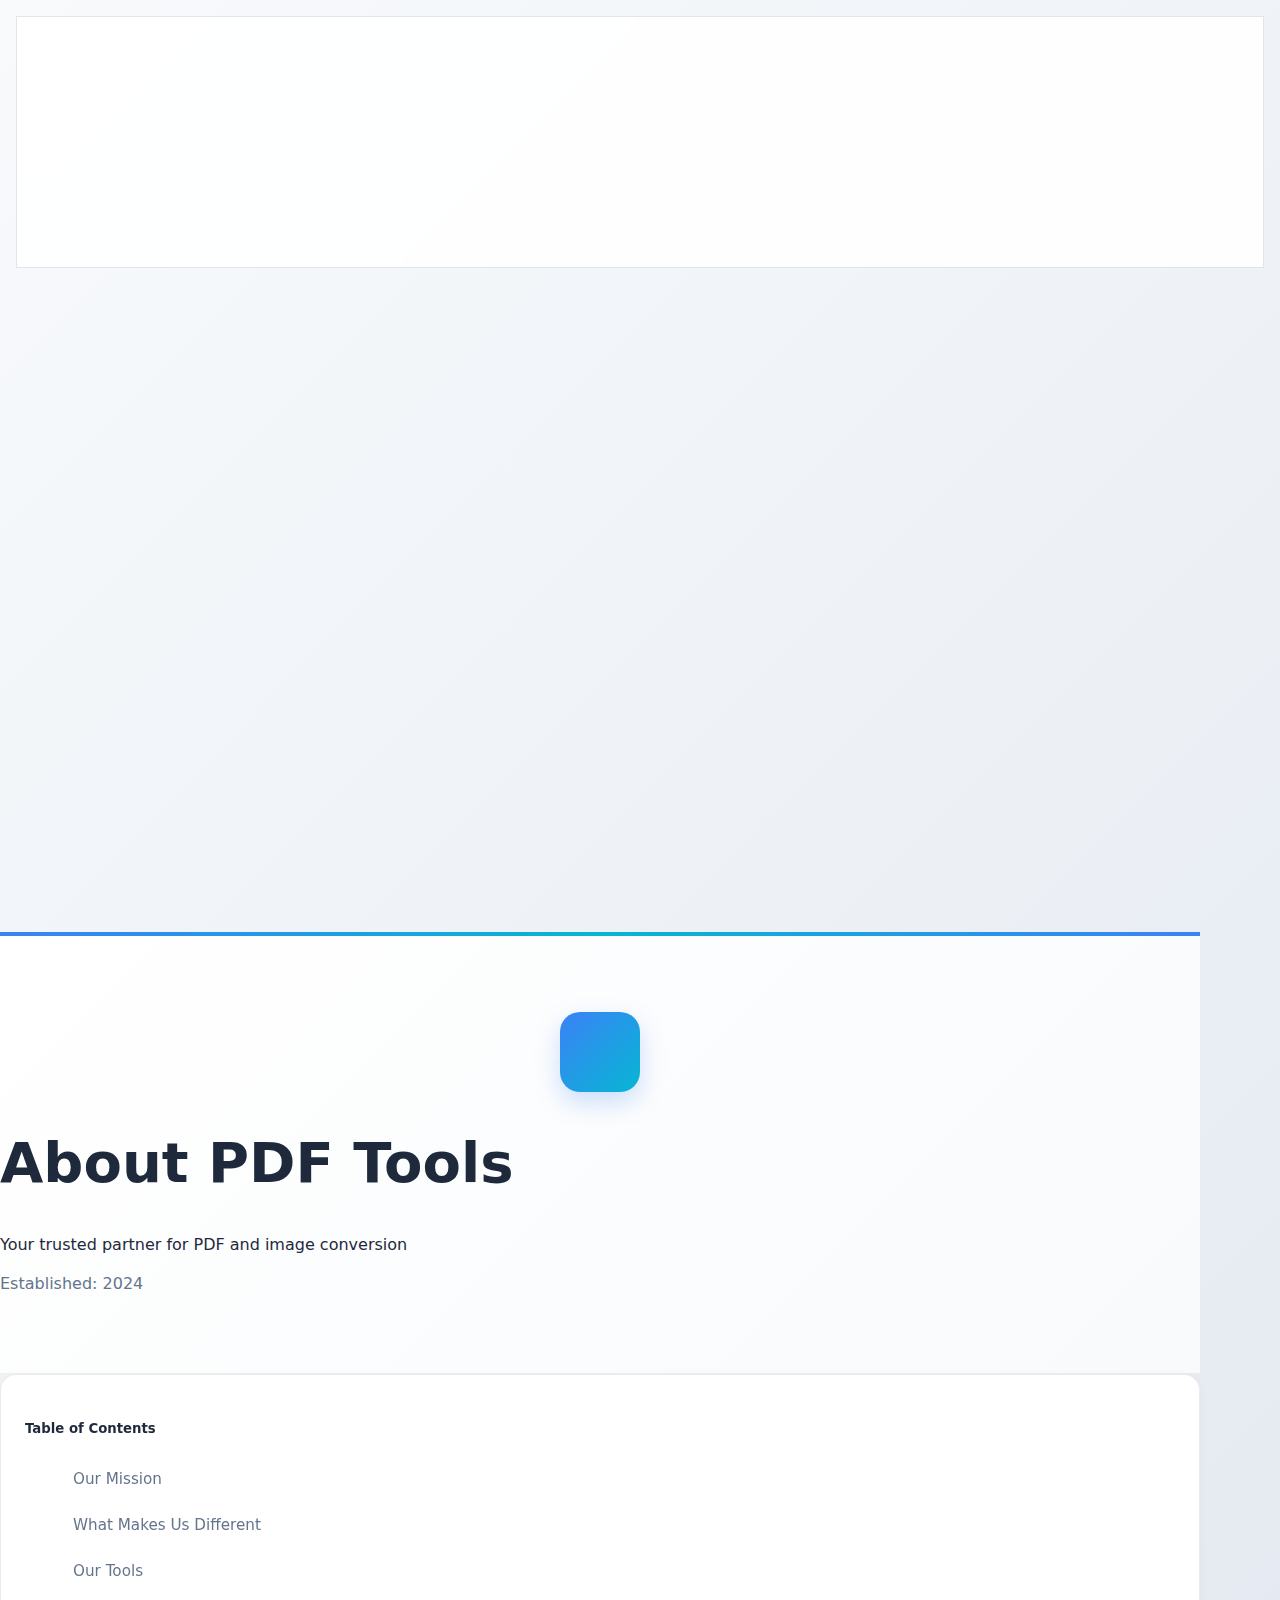
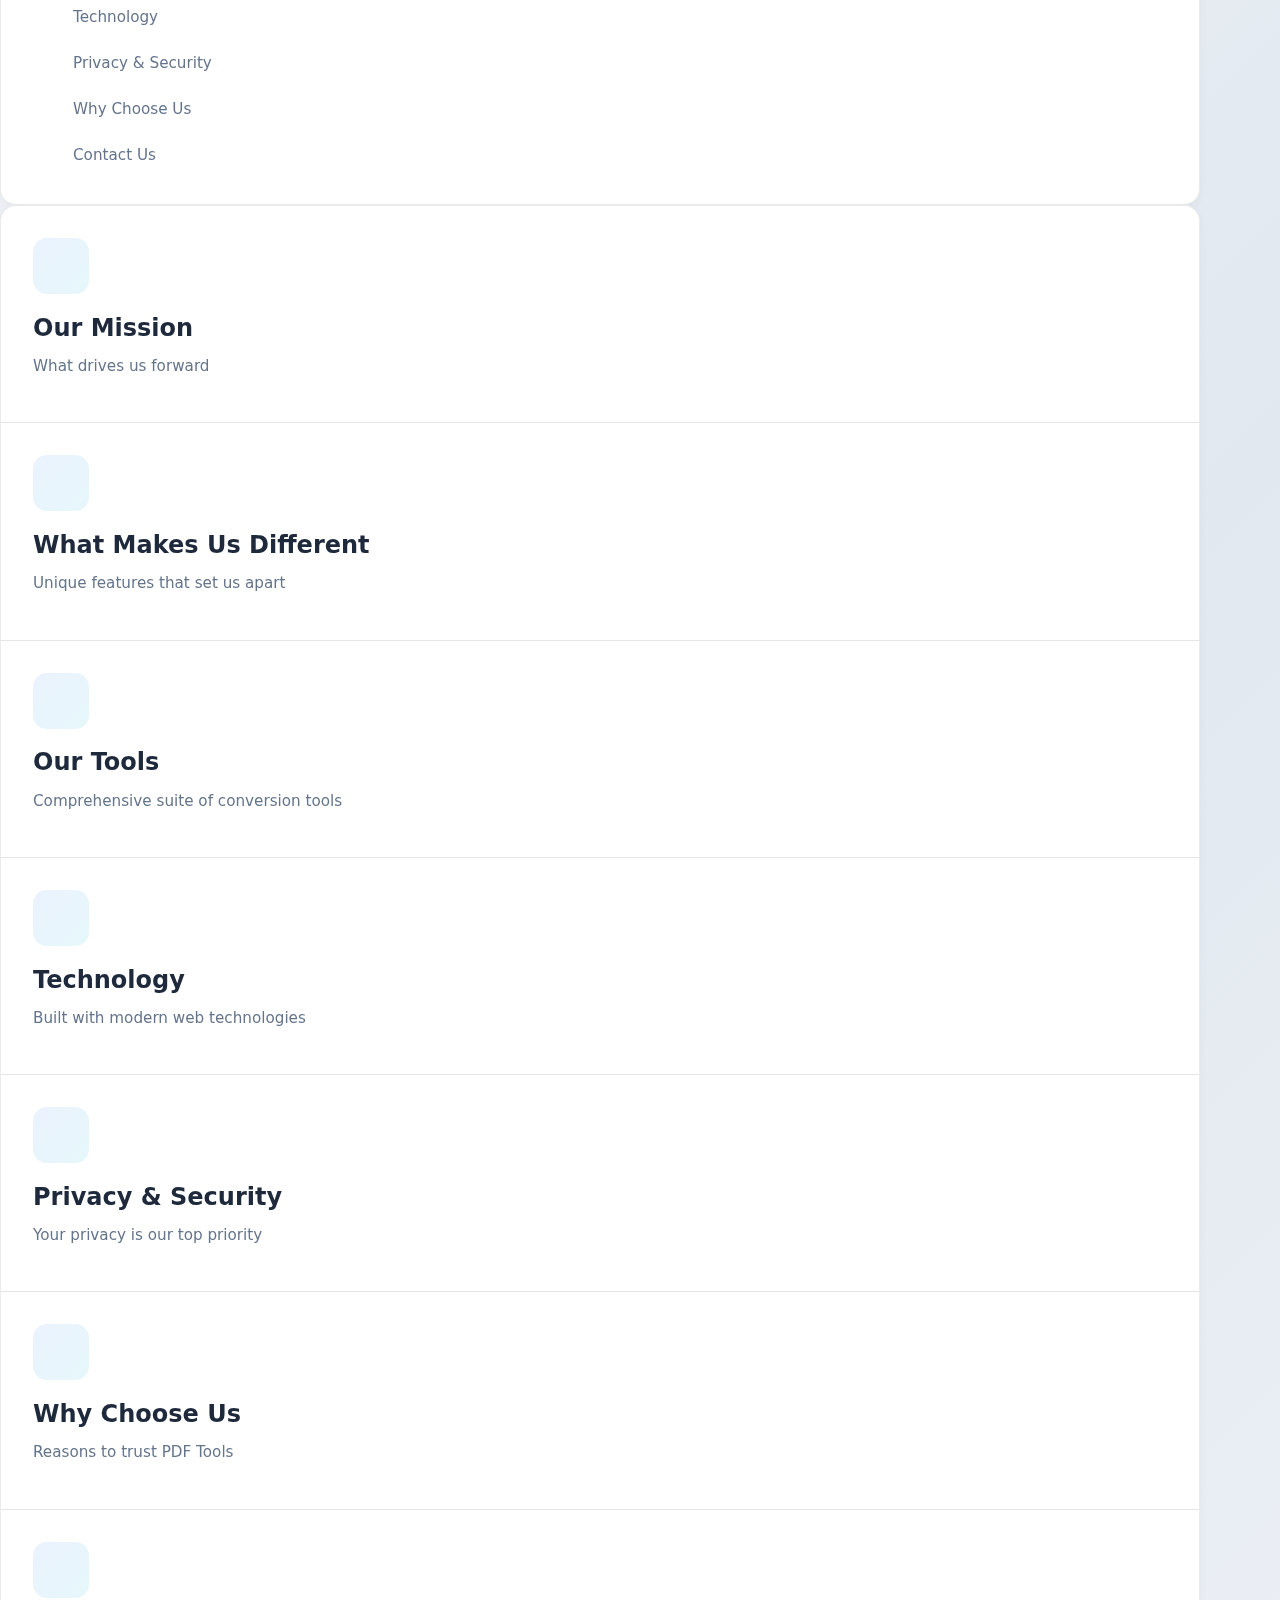
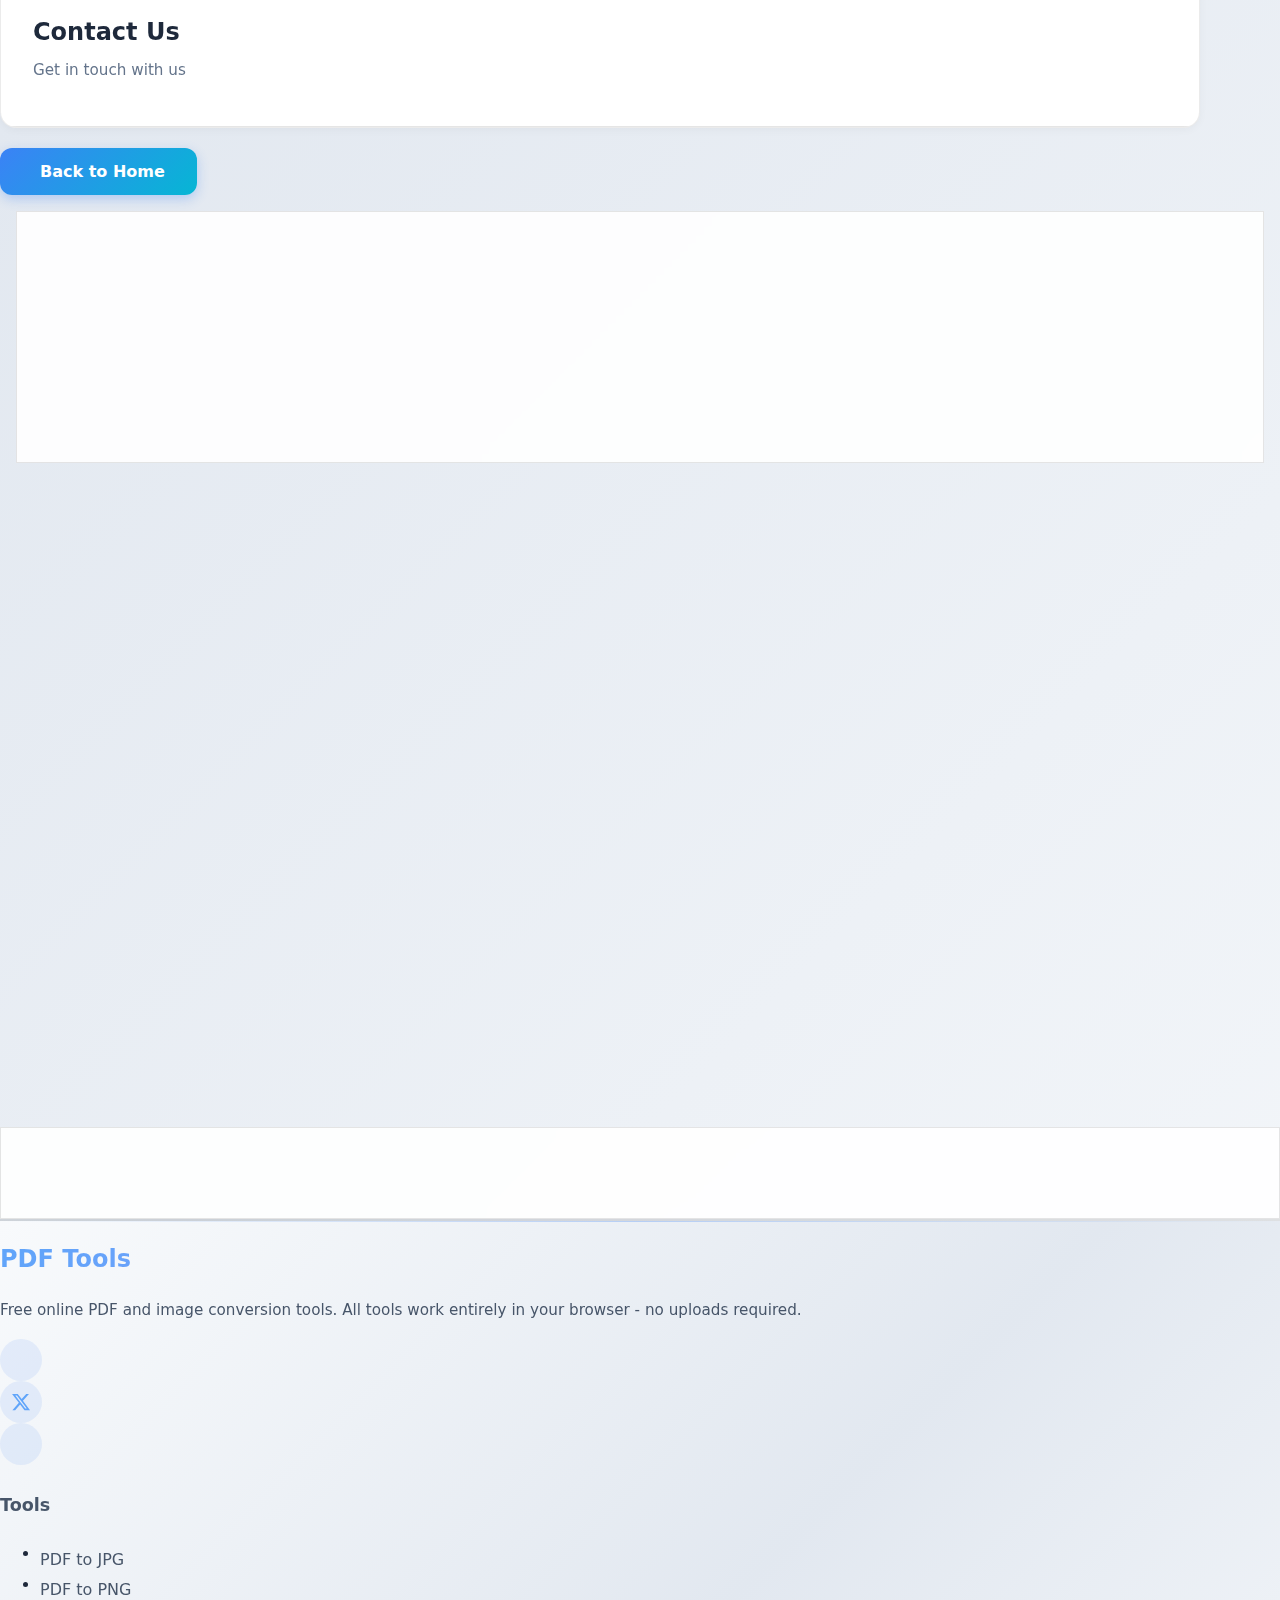
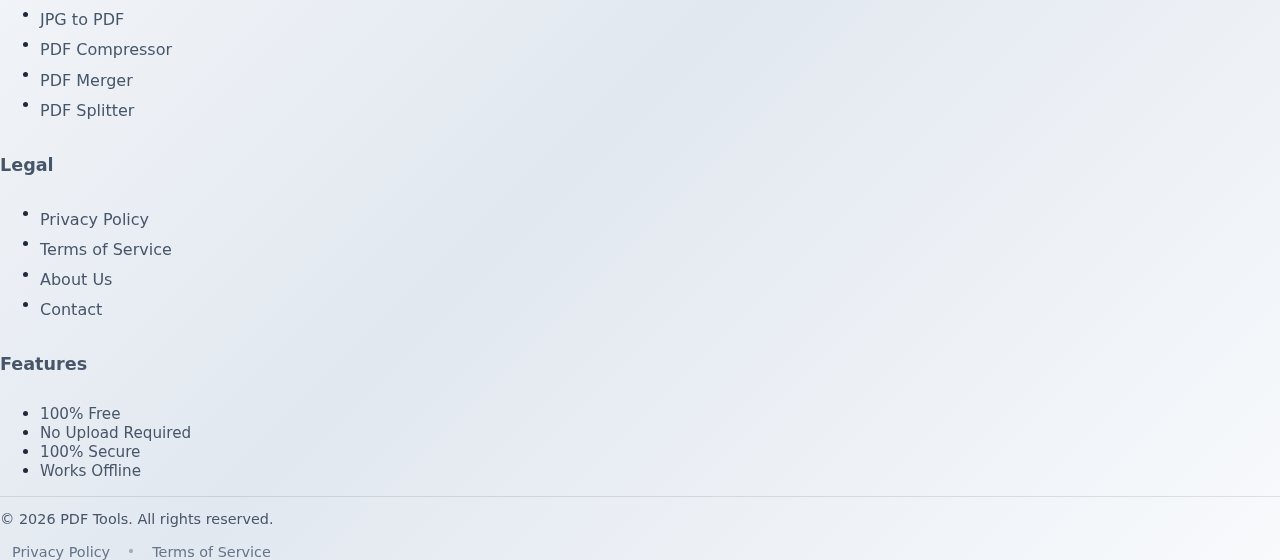
<file: about.html>
<!DOCTYPE html>
<html lang="en" dir="ltr">
<head>
  <meta charset="UTF-8">
  <meta name="viewport" content="width=device-width, initial-scale=1.0, maximum-scale=5.0, user-scalable=yes">
  <title>About Us - PDF Tools</title>
  <meta name="title" content="About Us - PDF Tools">
  <meta name="description" content="Learn about PDF Tools - Free online PDF and image conversion tools that work entirely in your browser. Discover our mission, technology, and commitment to privacy.">
  <meta name="keywords" content="about pdf tools, pdf converter about, online pdf tools, free pdf tools, pdf tools mission">
  <meta name="robots" content="index, follow">
  <meta name="author" content="PDF Tools">
  <meta name="language" content="English">
  <link rel="canonical" href="https://www.pdf-to-jpg-tool.com/about.html">
  <link rel="icon" type="image/svg+xml" href="favicon.svg">
  <meta name="theme-color" content="#0f172a">
  
  <!-- PWA Manifest -->
  <link rel="manifest" href="manifest.json">
  
  <!-- Open Graph / Facebook -->
  <meta property="og:type" content="website">
  <meta property="og:url" content="https://www.pdf-to-jpg-tool.com/about.html">
  <meta property="og:title" content="About Us - PDF Tools">
  <meta property="og:description" content="Learn about PDF Tools - Free online PDF and image conversion tools that work entirely in your browser.">
  <meta property="og:image" content="https://www.pdf-to-jpg-tool.com/preview.jpg">
  <meta property="og:site_name" content="PDF Tools">
  <meta property="og:locale" content="en_US">
  
  <!-- Twitter Card -->
  <meta name="twitter:card" content="summary_large_image">
  <meta name="twitter:url" content="https://www.pdf-to-jpg-tool.com/about.html">
  <meta name="twitter:title" content="About Us - PDF Tools">
  <meta name="twitter:description" content="Learn about PDF Tools - Free online PDF and image conversion tools that work entirely in your browser.">
  <meta name="twitter:image" content="https://www.pdf-to-jpg-tool.com/preview.jpg">
  <meta name="twitter:creator" content="@allanpedernal">
  
  <!-- Shared Styles -->
  <link rel="stylesheet" href="shared/styles.css">
  
  <!-- Bootstrap 5 CSS -->
  <link href="https://cdn.jsdelivr.net/npm/bootstrap@5.3.2/dist/css/bootstrap.min.css" rel="stylesheet" integrity="sha384-T3c6CoIi6uLrA9TneNEoa7RxnatzjcDSCmG1MXxSR1GAsXEV/Dwwykc2MPK8M2HN" crossorigin="anonymous">
  
  <!-- Bootstrap Icons -->
  <link rel="stylesheet" href="https://cdn.jsdelivr.net/npm/bootstrap-icons@1.11.2/font/bootstrap-icons.css">
  
  <!-- Main Stylesheet -->
  <link rel="stylesheet" href="style.css">

  <style>
    @media (max-width: 991.98px) {
      #main-content {
        padding-top: 0px !important;
        }
    }
  </style>
  
  <!-- Google AdSense Script -->
  <script async src="https://pagead2.googlesyndication.com/pagead/js/adsbygoogle.js?client=ca-pub-2042221703015293" crossorigin="anonymous"></script>
  
  <!-- PWA Service Worker Registration -->
  <script src="shared/pwa.js"></script>
</head>
<body class="bg-gradient-to-br from-slate-900 via-slate-800 to-slate-900 text-slate-50 min-h-screen" style="background: linear-gradient(135deg, #f8fafc 0%, #e2e8f0 50%, #f8fafc 100%);">

  <!-- Main Container - Bootstrap Grid Layout -->
  <div class="container-fluid px-0">
    <div class="row g-0 min-vh-100">
      
      <!-- Left Ad Sidebar (Desktop Only) -->
      <aside id="left-ad" class="d-none d-lg-block col-lg-2 position-sticky" style="top: 0; height: 100vh; overflow-y: auto; padding: 1rem;">
        <div class="card border-0 shadow-sm">
          <div class="card-body d-flex align-items-center justify-content-center" style="min-height: 250px;">
            <!-- Google AdSense Left Sidebar -->
            <ins class="adsbygoogle"
                 style="display:block; min-width: 160px; width: 100%;"
             data-ad-client="ca-pub-2042221703015293"
                 data-ad-slot="9174709096"
                 data-ad-format="auto"
                 data-full-width-responsive="true"></ins>
          </div>
        </div>
      </aside>

      <!-- Main Content Area -->
      <main id="main-content" class="col-12 col-lg-8 px-3 px-sm-4 px-lg-4 pt-4">
        <!-- About Content -->
        <div class="w-100 py-3" style="max-width: 1200px;">
          <!-- Header Section -->
          <header class="privacy-header text-center mb-5">
            <div class="container">
              <div class="header-icon">
                <i class="bi bi-info-circle-fill"></i>
              </div>
              <h1 class="mb-4" style="font-size: 3.5rem; font-weight: 800;">About PDF Tools</h1>
              <p class="fs-4 mb-3" style="color: var(--text-primary); font-weight: 500; line-height: 1.6;">Your trusted partner for PDF and image conversion</p>
              <p class="fs-6 mb-0" style="color: var(--text-secondary); font-weight: 400;">
                <i class="bi bi-calendar3 me-2"></i> Established: 2024
              </p>
            </div>
          </header>
          
          <!-- About Content -->
          <div class="container mt-5">
            <div class="row">
              <!-- Table of Contents -->
              <div class="col-lg-3 d-none d-lg-block">
                <div class="toc-card">
                  <h5 class="fw-bold mb-3" style="color: var(--text-primary);">Table of Contents</h5>
                  <nav>
                    <a href="#our-mission" class="toc-link" data-section="our-mission">
                      <i class="bi bi-circle-fill"></i> Our Mission
                    </a>
                    <a href="#what-makes-us-different" class="toc-link" data-section="what-makes-us-different">
                      <i class="bi bi-circle-fill"></i> What Makes Us Different
                    </a>
                    <a href="#our-tools" class="toc-link" data-section="our-tools">
                      <i class="bi bi-circle-fill"></i> Our Tools
                    </a>
                    <a href="#technology" class="toc-link" data-section="technology">
                      <i class="bi bi-circle-fill"></i> Technology
                    </a>
                    <a href="#privacy-security" class="toc-link" data-section="privacy-security">
                      <i class="bi bi-circle-fill"></i> Privacy & Security
                    </a>
                    <a href="#why-choose-us" class="toc-link" data-section="why-choose-us">
                      <i class="bi bi-circle-fill"></i> Why Choose Us
                    </a>
                    <a href="#contact-us" class="toc-link" data-section="contact-us">
                      <i class="bi bi-circle-fill"></i> Contact Us
                    </a>
                  </nav>
                </div>
              </div>
              
              <!-- About Content -->
              <div class="col-lg-9">
                <div class="privacy-card">
                  <!-- Our Mission -->
                  <div class="section-header active" onclick="toggleSection(this)" data-section="our-mission" id="our-mission">
                    <div class="d-flex align-items-center">
                      <div class="section-icon">
                        <i class="bi bi-bullseye"></i>
                      </div>
                      <div class="flex-grow-1">
                        <h2 class="mb-1">Our Mission</h2>
                        <p class="small mb-0" style="color: var(--text-secondary);">What drives us forward</p>
                      </div>
                      <i class="bi bi-chevron-down section-toggle"></i>
                    </div>
                  </div>
                  <div class="section-content expanded">
                    <p>PDF Tools was created with a simple yet powerful mission: to provide free, secure, and easy-to-use online tools for PDF and image conversion. We believe that everyone should have access to professional-quality file conversion tools without compromising their privacy or security.</p>
                    <div class="highlight-box">
                      <h4 class="fw-bold mb-2">Our Core Values:</h4>
                      <ul class="list-unstyled mb-0">
                        <li class="privacy-list-item"><strong>Privacy First:</strong> Your files never leave your device</li>
                        <li class="privacy-list-item"><strong>Free Forever:</strong> No hidden costs, no watermarks, no limits</li>
                        <li class="privacy-list-item"><strong>User-Centric:</strong> Built with your needs in mind</li>
                        <li class="privacy-list-item"><strong>Innovation:</strong> Continuously improving our tools</li>
                      </ul>
                    </div>
                  </div>
                  
                  <!-- What Makes Us Different -->
                  <div class="section-header" onclick="toggleSection(this)" data-section="what-makes-us-different" id="what-makes-us-different">
                    <div class="d-flex align-items-center">
                      <div class="section-icon">
                        <i class="bi bi-star-fill"></i>
                      </div>
                      <div class="flex-grow-1">
                        <h2 class="mb-1">What Makes Us Different</h2>
                        <p class="small mb-0" style="color: var(--text-secondary);">Unique features that set us apart</p>
                      </div>
                      <i class="bi bi-chevron-down section-toggle"></i>
                    </div>
                  </div>
                  <div class="section-content">
                    <p>Unlike traditional file conversion services, PDF Tools operates entirely in your browser. Here's what makes us unique:</p>
                    <div class="row g-4 mt-3">
                      <div class="col-md-6">
                        <div class="info-box">
                          <h4 class="fw-bold mb-2">
                            <i class="bi bi-shield-check text-primary me-2"></i>100% Private
                          </h4>
                          <p class="mb-0">All file processing happens entirely in your browser. Your files never leave your device, ensuring complete privacy and security. No server uploads, no data collection, no tracking.</p>
                        </div>
                      </div>
                      <div class="col-md-6">
                        <div class="info-box">
                          <h4 class="fw-bold mb-2">
                            <i class="bi bi-lightning-fill text-primary me-2"></i>Lightning Fast
                          </h4>
                          <p class="mb-0">No uploads means instant processing. Get results in seconds without waiting for file transfers. Your device's processing power is harnessed directly for maximum speed.</p>
                        </div>
                      </div>
                      <div class="col-md-6">
                        <div class="info-box">
                          <h4 class="fw-bold mb-2">
                            <i class="bi bi-gift text-primary me-2"></i>Completely Free
                          </h4>
                          <p class="mb-0">All tools are free to use with no hidden costs, no watermarks, and no file size limits. We believe in providing value without barriers.</p>
                        </div>
                      </div>
                      <div class="col-md-6">
                        <div class="info-box">
                          <h4 class="fw-bold mb-2">
                            <i class="bi bi-globe text-primary me-2"></i>No Installation
                          </h4>
                          <p class="mb-0">Works entirely in your web browser. No software downloads or plugins required. Access our tools from any device, anywhere, anytime.</p>
                        </div>
                      </div>
                    </div>
                  </div>
                  
                  <!-- Our Tools -->
                  <div class="section-header" onclick="toggleSection(this)" data-section="our-tools" id="our-tools">
                    <div class="d-flex align-items-center">
                      <div class="section-icon">
                        <i class="bi bi-tools"></i>
                      </div>
                      <div class="flex-grow-1">
                        <h2 class="mb-1">Our Tools</h2>
                        <p class="small mb-0" style="color: var(--text-secondary);">Comprehensive suite of conversion tools</p>
                      </div>
                      <i class="bi bi-chevron-down section-toggle"></i>
                    </div>
                  </div>
                  <div class="section-content">
                    <p>We offer a comprehensive suite of PDF and image conversion tools designed to meet all your file processing needs:</p>
                    <div class="row g-4 mt-3">
                      <div class="col-md-6">
                        <h4 class="fw-bold mb-3" style="color: var(--text-primary);">
                          <i class="bi bi-file-earmark-pdf text-primary me-2"></i>PDF Tools
                        </h4>
                        <ul class="list-unstyled">
                          <li class="privacy-list-item">PDF to JPG Converter - Extract images from PDF files</li>
                          <li class="privacy-list-item">PDF to PNG Converter - Convert PDF pages to lossless PNG images</li>
                          <li class="privacy-list-item">JPG to PDF Converter - Combine multiple images into one PDF</li>
                          <li class="privacy-list-item">PDF Compressor - Reduce PDF file size</li>
                          <li class="privacy-list-item">PDF Merger - Combine multiple PDFs into one</li>
                          <li class="privacy-list-item">PDF Splitter - Split PDF into separate files</li>
                          <li class="privacy-list-item">PDF Rotate - Rotate PDF pages</li>
                          <li class="privacy-list-item">PDF OCR - Extract text from scanned PDFs</li>
                        </ul>
                      </div>
                      <div class="col-md-6">
                        <h4 class="fw-bold mb-3" style="color: var(--text-primary);">
                          <i class="bi bi-image text-primary me-2"></i>Image Tools
                        </h4>
                        <ul class="list-unstyled">
                          <li class="privacy-list-item">PNG to JPG Converter - Convert PNG images to JPG format</li>
                          <li class="privacy-list-item">Image Resizer - Resize images to any dimensions</li>
                          <li class="privacy-list-item">Image Compressor - Reduce image file size</li>
                          <li class="privacy-list-item">HEIC to JPG Converter - Convert HEIC images to JPG</li>
                        </ul>
                      </div>
                    </div>
                    <div class="highlight-box mt-4">
                      <p class="mb-0"><strong>All tools work entirely in your browser</strong> - no uploads, no server processing, complete privacy guaranteed.</p>
                    </div>
                  </div>
                  
                  <!-- Technology -->
                  <div class="section-header" onclick="toggleSection(this)" data-section="technology" id="technology">
                    <div class="d-flex align-items-center">
                      <div class="section-icon">
                        <i class="bi bi-code-slash"></i>
                      </div>
                      <div class="flex-grow-1">
                        <h2 class="mb-1">Technology</h2>
                        <p class="small mb-0" style="color: var(--text-secondary);">Built with modern web technologies</p>
                      </div>
                      <i class="bi bi-chevron-down section-toggle"></i>
                    </div>
                  </div>
                  <div class="section-content">
                    <p>Our tools are built using cutting-edge web technologies that ensure both performance and privacy:</p>
                    <ul class="list-unstyled">
                      <li class="privacy-list-item"><strong>PDF.js:</strong> Mozilla's powerful PDF rendering library for processing PDF files client-side</li>
                      <li class="privacy-list-item"><strong>Canvas API:</strong> Native browser API for image manipulation and conversion</li>
                      <li class="privacy-list-item"><strong>JavaScript Libraries:</strong> Carefully selected libraries for optimal performance</li>
                      <li class="privacy-list-item"><strong>Web Workers:</strong> Background processing for heavy operations without blocking the UI</li>
                      <li class="privacy-list-item"><strong>Modern Browsers:</strong> Leveraging the latest browser capabilities for best results</li>
                    </ul>
                    <div class="info-box mt-3">
                      <p class="mb-0"><strong>Note:</strong> All processing is done client-side using your browser's capabilities, ensuring fast performance and complete privacy. No server-side processing means your files never leave your device.</p>
                    </div>
                  </div>
                  
                  <!-- Privacy & Security -->
                  <div class="section-header" onclick="toggleSection(this)" data-section="privacy-security" id="privacy-security">
                    <div class="d-flex align-items-center">
                      <div class="section-icon">
                        <i class="bi bi-shield-lock-fill"></i>
                      </div>
                      <div class="flex-grow-1">
                        <h2 class="mb-1">Privacy & Security</h2>
                        <p class="small mb-0" style="color: var(--text-secondary);">Your privacy is our top priority</p>
                      </div>
                      <i class="bi bi-chevron-down section-toggle"></i>
                    </div>
                  </div>
                  <div class="section-content">
                    <p>Your privacy and security are fundamental to everything we do:</p>
                    <ul class="list-unstyled">
                      <li class="privacy-list-item"><strong>Local Processing:</strong> All file conversions happen entirely in your browser using JavaScript. Your files never leave your device.</li>
                      <li class="privacy-list-item"><strong>No Server Uploads:</strong> We don't have servers that receive or store your files. This eliminates the risk of data breaches or unauthorized access.</li>
                      <li class="privacy-list-item"><strong>No File Storage:</strong> We don't collect, store, or transmit your files. Once you close the browser tab, all data is cleared.</li>
                      <li class="privacy-list-item"><strong>HTTPS Encryption:</strong> Our website uses SSL/TLS encryption to protect data in transit.</li>
                      <li class="privacy-list-item"><strong>No Account Required:</strong> You can use all our tools without creating an account or providing personal information.</li>
                    </ul>
                    <div class="highlight-box mt-3">
                      <h4 class="fw-bold mb-2">We Never:</h4>
                      <ul class="list-unstyled mb-0">
                        <li class="privacy-list-item">Access or view your files</li>
                        <li class="privacy-list-item">Store your files on our servers</li>
                        <li class="privacy-list-item">Share your data with third parties</li>
                        <li class="privacy-list-item">Track your file contents or conversion activities</li>
                      </ul>
                    </div>
                  </div>
                  
                  <!-- Why Choose Us -->
                  <div class="section-header" onclick="toggleSection(this)" data-section="why-choose-us" id="why-choose-us">
                    <div class="d-flex align-items-center">
                      <div class="section-icon">
                        <i class="bi bi-heart-fill"></i>
                      </div>
                      <div class="flex-grow-1">
                        <h2 class="mb-1">Why Choose Us</h2>
                        <p class="small mb-0" style="color: var(--text-secondary);">Reasons to trust PDF Tools</p>
                      </div>
                      <i class="bi bi-chevron-down section-toggle"></i>
                    </div>
                  </div>
                  <div class="section-content">
                    <p>Here's why thousands of users trust PDF Tools for their file conversion needs:</p>
                    <ul class="list-unstyled">
                      <li class="privacy-list-item"><strong>Zero Privacy Concerns:</strong> Your files never leave your device, ensuring complete privacy</li>
                      <li class="privacy-list-item"><strong>No File Size Limits:</strong> Process files of any size without restrictions</li>
                      <li class="privacy-list-item"><strong>No Watermarks:</strong> Clean, professional results without any branding</li>
                      <li class="privacy-list-item"><strong>Works Offline:</strong> Once loaded, our tools work without an internet connection</li>
                      <li class="privacy-list-item"><strong>Regular Updates:</strong> We continuously improve our tools based on user feedback</li>
                      <li class="privacy-list-item"><strong>Cross-Platform:</strong> Works on Windows, Mac, Linux, iOS, and Android</li>
                      <li class="privacy-list-item"><strong>No Registration:</strong> Start using our tools immediately without signing up</li>
                    </ul>
                    <div class="info-box mt-3">
                      <p class="mb-0"><strong>Tip:</strong> Bookmark our website for quick access to all your file conversion needs. All tools are free and always will be.</p>
                    </div>
                  </div>
                  
                  <!-- Contact Us -->
                  <div class="section-header" onclick="toggleSection(this)" data-section="contact-us" id="contact-us">
                    <div class="d-flex align-items-center">
                      <div class="section-icon">
                        <i class="bi bi-envelope-fill"></i>
                      </div>
                      <div class="flex-grow-1">
                        <h2 class="mb-1">Contact Us</h2>
                        <p class="small mb-0" style="color: var(--text-secondary);">Get in touch with us</p>
                      </div>
                      <i class="bi bi-chevron-down section-toggle"></i>
                    </div>
                  </div>
                  <div class="section-content">
                    <p>Have questions, suggestions, or feedback? We'd love to hear from you!</p>
                    <ul class="list-unstyled">
                      <li class="privacy-list-item">Visit our <a href="/contact.html" class="privacy-link">Contact Page</a> to send us a message</li>
                      <li class="privacy-list-item">Share your feedback and suggestions to help us improve</li>
                      <li class="privacy-list-item">Report any bugs or issues you encounter</li>
                      <li class="privacy-list-item">Request new features or tools you'd like to see</li>
                    </ul>
                    <div class="highlight-box mt-3">
                      <p class="mb-0"><strong>Response Time:</strong> We aim to respond to all inquiries within 24-48 hours. Your feedback helps us make PDF Tools better for everyone.</p>
                    </div>
                  </div>
                </div>
                
                <!-- Back to Home Button -->
                <div class="text-center mt-4">
                  <a href="/" class="back-btn">
                    <i class="bi bi-arrow-left"></i> Back to Home
                  </a>
                </div>
              </div>
            </div>
          </div>
        </div>
      </main>

      <!-- Right Ad Sidebar (Desktop Only) -->
      <aside id="right-ad" class="d-none d-lg-block col-lg-2 position-sticky" style="top: 0; height: 100vh; overflow-y: auto; padding: 1rem;">
        <div class="card border-0 shadow-sm">
          <div class="card-body d-flex align-items-center justify-content-center" style="min-height: 250px;">
            <!-- Google AdSense Right Sidebar -->
            <ins class="adsbygoogle"
                 style="display:block; min-width: 160px; width: 100%;"
             data-ad-client="ca-pub-2042221703015293"
                 data-ad-slot="9174709096"
                 data-ad-format="auto"
                 data-full-width-responsive="true"></ins>
          </div>
        </div>
      </aside>
      
      <!-- Bottom Ad Banner (Mobile & Desktop) -->
      <div class="col-12 mt-auto">
        <div class="card border-0 shadow-sm m-2 m-lg-3">
          <div class="card-body text-center py-3 py-lg-4">
            <!-- Google AdSense Bottom Banner -->
            <ins class="adsbygoogle"
                 style="display:block; width: 100%; min-height: 90px;"
         data-ad-client="ca-pub-2042221703015293"
         data-ad-slot="9174709096"
         data-ad-format="auto"
         data-full-width-responsive="true"></ins>
          </div>
        </div>
      </div>
    </div>
  </div>

  <!-- jQuery (required for Toastr) -->
  <script src="https://code.jquery.com/jquery-3.7.1.min.js" integrity="sha256-/JqT3SQfawRcv/BIHPThkBvs0OEvtFFmqPF/lYI/Cxo=" crossorigin="anonymous"></script>
  
  <!-- Bootstrap 5 JS Bundle -->
  <script src="https://cdn.jsdelivr.net/npm/bootstrap@5.3.2/dist/js/bootstrap.bundle.min.js" integrity="sha384-C6RzsynM9kWDrMNeT87bh95OGNyZPhcTNXj1NW7RuBCsyN/o0jlpcV8Qyq46cDfL" crossorigin="anonymous"></script>
  
  <!-- Theme Initialization -->
  <script>
    // Apply theme function (read-only, syncs with index.html)
    function applyTheme(theme) {
      document.documentElement.setAttribute('data-theme', theme);
    }
    
    // Initialize theme from localStorage (set by index.html)
    function initTheme() {
      // Read theme from localStorage (same key used by index.html)
      const savedTheme = localStorage.getItem('theme') || 'light';
      applyTheme(savedTheme);
      
      // Listen for theme changes from other tabs/pages
      window.addEventListener('storage', (e) => {
        if (e.key === 'theme') {
          applyTheme(e.newValue || 'light');
        }
      });
      
      // Also check periodically in case localStorage was updated in same tab
      // (storage event only fires in other tabs)
      setInterval(() => {
        const currentTheme = document.documentElement.getAttribute('data-theme') || 'light';
        const savedTheme = localStorage.getItem('theme') || 'light';
        if (currentTheme !== savedTheme) {
          applyTheme(savedTheme);
        }
      }, 500);
    }
    
    // Initialize theme on page load
    initTheme();
  </script>
  
  <!-- Initialize Google AdSense - Wait for script to load -->
  <script>
    // Track if ads have been initialized to prevent duplicate pushes
    let adsInitialized = false;
    
    // Initialize ads when AdSense script is ready
    function initAdSense() {
      if (adsInitialized) return; // Prevent multiple initializations
      
      if (typeof adsbygoogle !== 'undefined') {
        // Find all ad slots and initialize them only once
        const adSlots = document.querySelectorAll('.adsbygoogle:not([data-ads-initialized])');
        adSlots.forEach(slot => {
          try {
            (adsbygoogle = window.adsbygoogle || []).push({});
            slot.setAttribute('data-ads-initialized', 'true');
          } catch (e) {
            console.warn('AdSense initialization error:', e);
          }
        });
        adsInitialized = true;
      } else {
        // Retry if AdSense script hasn't loaded yet
        setTimeout(initAdSense, 100);
      }
    }
    
    // Delay ad initialization on mobile for better performance
    const isMobileAdInit = /Android|webOS|iPhone|iPad|iPod|BlackBerry|IEMobile|Opera Mini/i.test(navigator.userAgent) || window.innerWidth < 768;
    
    if (isMobileAdInit) {
      // On mobile: wait longer before initializing ads
      window.addEventListener('load', () => {
        setTimeout(() => {
          if (document.readyState === 'complete') {
            initAdSense();
          } else {
            document.addEventListener('DOMContentLoaded', initAdSense);
          }
        }, 1500);
      });
    } else {
      // Desktop: initialize after DOM is ready
      if (document.readyState === 'loading') {
        document.addEventListener('DOMContentLoaded', initAdSense);
      } else {
        initAdSense();
      }
    }
  </script>
  
  <!-- About Page Scripts -->
  <script>
    function toggleSection(header) {
      const content = header.nextElementSibling;
      const isExpanded = content.classList.contains('expanded');
      
      // Close all sections
      document.querySelectorAll('.section-content').forEach(section => {
        section.classList.remove('expanded');
      });
      document.querySelectorAll('.section-header').forEach(h => {
        h.classList.remove('active');
      });
      
      // Toggle clicked section
      if (!isExpanded) {
        content.classList.add('expanded');
        header.classList.add('active');
      }
    }
    
    // Update active TOC link on scroll
    function updateTOCActive() {
      const sections = document.querySelectorAll('.section-header');
      const tocLinks = document.querySelectorAll('.toc-link');
      
      sections.forEach((section, index) => {
        const rect = section.getBoundingClientRect();
        if (rect.top <= 100 && rect.bottom >= 100) {
          tocLinks.forEach(link => link.classList.remove('active'));
          if (tocLinks[index]) {
            tocLinks[index].classList.add('active');
          }
        }
      });
    }
    
    window.addEventListener('scroll', updateTOCActive);
    
    // TOC link clicks
    document.querySelectorAll('.toc-link').forEach(link => {
      link.addEventListener('click', function(e) {
        e.preventDefault();
        const href = this.getAttribute('href');
        if (href) {
          const target = document.querySelector(href);
          if (target) {
            target.scrollIntoView({ behavior: 'smooth', block: 'start' });
            // Expand the section
            toggleSection(target);
          }
        }
      });
    });
    
    document.addEventListener('DOMContentLoaded', function() {
      const firstSection = document.querySelector('.privacy-card .section-header.active');
      if (firstSection) {
        toggleSection(firstSection);
      }
      updateTOCActive();
    });
  </script>

  <!-- Footer -->
  <footer class="mt-2 footer-theme" style="position: relative; overflow: hidden;">
    <!-- Decorative gradient overlay -->
    <div class="footer-gradient-line" style="position: absolute; top: 0; left: 0; right: 0; height: 1px;"></div>
    
    <div class="container-fluid px-4 px-lg-5 py-5 position-relative">
      <div class="row g-4 g-lg-5">
        <!-- Brand Column -->
        <div class="col-12 col-md-6 col-lg-3">
          <div class="mb-4">
            <h3 class="text-gradient fw-bold mb-3" style="font-size: 1.5rem; background: linear-gradient(135deg, #60a5fa, #a78bfa); -webkit-background-clip: text; -webkit-text-fill-color: transparent; background-clip: text;">
              <i class="bi bi-file-earmark-pdf-fill me-2"></i>PDF Tools
            </h3>
            <p class="footer-text-light mb-3" style="line-height: 1.8; font-size: 0.95rem;">
              Free online PDF and image conversion tools. All tools work entirely in your browser - no uploads required.
            </p>
            <div class="d-flex gap-3">
              <a href="#" class="footer-icon-link" style="width: 42px; height: 42px; border-radius: 50%; background: rgba(59, 130, 246, 0.1); display: flex; align-items: center; justify-content: center; color: #60a5fa; text-decoration: none; transition: all 0.3s cubic-bezier(0.4, 0, 0.2, 1);">
                <i class="bi bi-github" style="font-size: 1.2rem; transition: transform 0.3s ease;"></i>
              </a>
              <a href="https://x.com/" target="_blank" rel="noopener noreferrer" class="footer-icon-link" style="width: 42px; height: 42px; border-radius: 50%; background: rgba(59, 130, 246, 0.1); display: flex; align-items: center; justify-content: center; color: #60a5fa; text-decoration: none; transition: all 0.3s cubic-bezier(0.4, 0, 0.2, 1);">
                <svg width="20" height="20" viewBox="0 0 24 24" fill="currentColor" style="transition: transform 0.3s ease;">
                  <path d="M18.244 2.25h3.308l-7.227 8.26 8.502 11.24H16.17l-5.214-6.817L4.99 21.75H1.68l7.73-8.835L1.254 2.25H8.08l4.713 6.231zm-1.161 17.52h1.833L7.084 4.126H5.117z"/>
                </svg>
              </a>
              <a href="https://www.facebook.com/PDFtoJPGandVATools" target="_blank" rel="noopener noreferrer" class="footer-icon-link" style="width: 42px; height: 42px; border-radius: 50%; background: rgba(59, 130, 246, 0.1); display: flex; align-items: center; justify-content: center; color: #60a5fa; text-decoration: none; transition: all 0.3s cubic-bezier(0.4, 0, 0.2, 1);">
                <i class="bi bi-facebook" style="font-size: 1.2rem; transition: transform 0.3s ease;"></i>
              </a>
            </div>
          </div>
        </div>

        <!-- Tools Column -->
        <div class="col-12 col-md-6 col-lg-3">
          <h5 class="footer-text-light fw-bold mb-4 d-flex align-items-center" style="font-size: 1.1rem;">
            <i class="bi bi-tools text-primary me-2"></i>Tools
          </h5>
          <ul class="list-unstyled mb-0">
            <li class="mb-3">
              <a href="/" class="footer-link footer-text-light" style="text-decoration: none; display: flex; align-items: center; transition: all 0.3s cubic-bezier(0.4, 0, 0.2, 1); padding: 0.35rem 0;">
                <i class="bi bi-arrow-right-circle me-2 footer-link-icon" style="font-size: 0.85rem; opacity: 0; transition: all 0.3s ease; transform: translateX(-5px);"></i>
                <span>PDF to JPG</span>
              </a>
            </li>
            <li class="mb-3">
              <a href="#" onclick="if(typeof switchTool === 'function') { switchTool('pdf-to-png'); return false; } else { window.location.href='/'; return false; }" class="footer-link footer-text-light" style="text-decoration: none; display: flex; align-items: center; transition: all 0.3s cubic-bezier(0.4, 0, 0.2, 1); padding: 0.35rem 0;">
                <i class="bi bi-arrow-right-circle me-2 footer-link-icon" style="font-size: 0.85rem; opacity: 0; transition: all 0.3s ease; transform: translateX(-5px);"></i>
                <span>PDF to PNG</span>
              </a>
            </li>
            <li class="mb-3">
              <a href="/" class="footer-link footer-text-light" style="text-decoration: none; display: flex; align-items: center; transition: all 0.3s cubic-bezier(0.4, 0, 0.2, 1); padding: 0.35rem 0;">
                <i class="bi bi-arrow-right-circle me-2 footer-link-icon" style="font-size: 0.85rem; opacity: 0; transition: all 0.3s ease; transform: translateX(-5px);"></i>
                <span>JPG to PDF</span>
              </a>
            </li>
            <li class="mb-3">
              <a href="/" class="footer-link footer-text-light" style="text-decoration: none; display: flex; align-items: center; transition: all 0.3s cubic-bezier(0.4, 0, 0.2, 1); padding: 0.35rem 0;">
                <i class="bi bi-arrow-right-circle me-2 footer-link-icon" style="font-size: 0.85rem; opacity: 0; transition: all 0.3s ease; transform: translateX(-5px);"></i>
                <span>PDF Compressor</span>
              </a>
            </li>
            <li class="mb-3">
              <a href="/" class="footer-link footer-text-light" style="text-decoration: none; display: flex; align-items: center; transition: all 0.3s cubic-bezier(0.4, 0, 0.2, 1); padding: 0.35rem 0;">
                <i class="bi bi-arrow-right-circle me-2 footer-link-icon" style="font-size: 0.85rem; opacity: 0; transition: all 0.3s ease; transform: translateX(-5px);"></i>
                <span>PDF Merger</span>
              </a>
            </li>
            <li class="mb-3">
              <a href="/" class="footer-link footer-text-light" style="text-decoration: none; display: flex; align-items: center; transition: all 0.3s cubic-bezier(0.4, 0, 0.2, 1); padding: 0.35rem 0;">
                <i class="bi bi-arrow-right-circle me-2 footer-link-icon" style="font-size: 0.85rem; opacity: 0; transition: all 0.3s ease; transform: translateX(-5px);"></i>
                <span>PDF Splitter</span>
              </a>
            </li>
          </ul>
        </div>

        <!-- Legal Column -->
        <div class="col-12 col-md-6 col-lg-3">
          <h5 class="footer-text-light fw-bold mb-4 d-flex align-items-center" style="font-size: 1.1rem;">
            <i class="bi bi-shield-check text-primary me-2"></i>Legal
          </h5>
          <ul class="list-unstyled mb-0">
            <li class="mb-3">
              <a href="/privacy-policy.html" class="footer-link footer-text-light" style="text-decoration: none; display: flex; align-items: center; transition: all 0.3s cubic-bezier(0.4, 0, 0.2, 1); padding: 0.35rem 0;">
                <i class="bi bi-arrow-right-circle me-2 footer-link-icon" style="font-size: 0.85rem; opacity: 0; transition: all 0.3s ease; transform: translateX(-5px);"></i>
                <span>Privacy Policy</span>
              </a>
            </li>
            <li class="mb-3">
              <a href="/terms-of-service.html" class="footer-link footer-text-light" style="text-decoration: none; display: flex; align-items: center; transition: all 0.3s cubic-bezier(0.4, 0, 0.2, 1); padding: 0.35rem 0;">
                <i class="bi bi-arrow-right-circle me-2 footer-link-icon" style="font-size: 0.85rem; opacity: 0; transition: all 0.3s ease; transform: translateX(-5px);"></i>
                <span>Terms of Service</span>
              </a>
            </li>
            <li class="mb-3">
              <a href="/about.html" class="footer-link footer-text-light" style="text-decoration: none; display: flex; align-items: center; transition: all 0.3s cubic-bezier(0.4, 0, 0.2, 1); padding: 0.35rem 0;">
                <i class="bi bi-arrow-right-circle me-2 footer-link-icon" style="font-size: 0.85rem; opacity: 0; transition: all 0.3s ease; transform: translateX(-5px);"></i>
                <span>About Us</span>
              </a>
            </li>
            <li class="mb-3">
              <a href="/contact.html" class="footer-link footer-text-light" style="text-decoration: none; display: flex; align-items: center; transition: all 0.3s cubic-bezier(0.4, 0, 0.2, 1); padding: 0.35rem 0;">
                <i class="bi bi-arrow-right-circle me-2 footer-link-icon" style="font-size: 0.85rem; opacity: 0; transition: all 0.3s ease; transform: translateX(-5px);"></i>
                <span>Contact</span>
              </a>
            </li>
          </ul>
        </div>

        <!-- Features Column -->
        <div class="col-12 col-md-6 col-lg-3">
          <h5 class="footer-text-light fw-bold mb-4 d-flex align-items-center" style="font-size: 1.1rem;">
            <i class="bi bi-star-fill text-primary me-2"></i>Features
          </h5>
          <ul class="list-unstyled mb-0">
            <li class="mb-3 d-flex align-items-center footer-feature-item" style="transition: all 0.3s cubic-bezier(0.4, 0, 0.2, 1); cursor: default;">
              <i class="bi bi-check-circle-fill text-success me-2" style="font-size: 1rem; transition: transform 0.3s ease;"></i>
              <span class="footer-text-light" style="font-size: 0.95rem;">100% Free</span>
            </li>
            <li class="mb-3 d-flex align-items-center footer-feature-item" style="transition: all 0.3s cubic-bezier(0.4, 0, 0.2, 1); cursor: default;">
              <i class="bi bi-cloud-upload text-info me-2" style="font-size: 1rem; transition: transform 0.3s ease;"></i>
              <span class="footer-text-light" style="font-size: 0.95rem;">No Upload Required</span>
            </li>
            <li class="mb-3 d-flex align-items-center footer-feature-item" style="transition: all 0.3s cubic-bezier(0.4, 0, 0.2, 1); cursor: default;">
              <i class="bi bi-shield-lock-fill text-warning me-2" style="font-size: 1rem; transition: transform 0.3s ease;"></i>
              <span class="footer-text-light" style="font-size: 0.95rem;">100% Secure</span>
            </li>
            <li class="mb-3 d-flex align-items-center footer-feature-item" style="transition: all 0.3s cubic-bezier(0.4, 0, 0.2, 1); cursor: default;">
              <i class="bi bi-wifi-off text-danger me-2" style="font-size: 1rem; transition: transform 0.3s ease;"></i>
              <span class="footer-text-light" style="font-size: 0.95rem;">Works Offline</span>
            </li>
          </ul>
        </div>
      </div>

      <!-- Bottom Bar -->
      <div class="row mt-5 pt-4 footer-border-top">
        <div class="col-12">
          <div class="d-flex flex-column flex-md-row justify-content-between align-items-center gap-3">
            <p class="footer-text-light mb-0 small" style="font-size: 0.9rem;">
              &copy; <span id="current-year-footer">2024</span> PDF Tools. All rights reserved.
            </p>
            <div class="d-flex gap-3 flex-wrap justify-content-center">
              <a href="/privacy-policy.html" class="footer-bottom-link footer-text-secondary" style="text-decoration: none; font-size: 0.9rem; transition: all 0.3s cubic-bezier(0.4, 0, 0.2, 1); padding: 0.35rem 0.75rem; border-radius: 6px;">
                Privacy Policy
              </a>
              <span class="footer-text-secondary" style="font-size: 0.9rem; opacity: 0.5;">•</span>
              <a href="/terms-of-service.html" class="footer-bottom-link footer-text-secondary" style="text-decoration: none; font-size: 0.9rem; transition: all 0.3s cubic-bezier(0.4, 0, 0.2, 1); padding: 0.35rem 0.75rem; border-radius: 6px;">
                Terms of Service
              </a>
            </div>
          </div>
        </div>
      </div>
    </div>

    <script>
      // Update copyright year dynamically
      (function() {
        const yearElement = document.getElementById('current-year-footer');
        if (yearElement) {
          yearElement.textContent = new Date().getFullYear();
        }
        
        // Enhanced footer link interactions
        document.querySelectorAll('.footer-link').forEach(link => {
          link.addEventListener('mouseenter', function() {
            this.style.color = 'var(--bs-primary)';
            this.style.transform = 'translateX(5px)';
            const icon = this.querySelector('.footer-link-icon');
            if (icon) {
              icon.style.opacity = '1';
              icon.style.transform = 'translateX(0)';
            }
          });
          
          link.addEventListener('mouseleave', function() {
            this.style.color = '';
            this.style.transform = 'translateX(0)';
            const icon = this.querySelector('.footer-link-icon');
            if (icon) {
              icon.style.opacity = '0';
              icon.style.transform = 'translateX(-5px)';
            }
          });
        });
        
        // Enhanced footer icon link interactions
        document.querySelectorAll('.footer-icon-link').forEach(iconLink => {
          iconLink.addEventListener('mouseenter', function() {
            this.style.background = 'rgba(59, 130, 246, 0.2)';
            this.style.transform = 'translateY(-4px)';
            this.style.boxShadow = '0 6px 20px rgba(59, 130, 246, 0.4)';
            const icon = this.querySelector('i');
            if (icon) {
              icon.style.transform = 'scale(1.15) rotate(8deg)';
            }
          });
          
          iconLink.addEventListener('mouseleave', function() {
            this.style.background = 'rgba(59, 130, 246, 0.1)';
            this.style.transform = 'translateY(0)';
            this.style.boxShadow = 'none';
            const icon = this.querySelector('i');
            if (icon) {
              icon.style.transform = 'scale(1) rotate(0deg)';
            }
          });
        });
        
        // Enhanced footer feature item interactions
        document.querySelectorAll('.footer-feature-item').forEach(item => {
          item.addEventListener('mouseenter', function() {
            this.style.transform = 'translateX(8px)';
            const icon = this.querySelector('i');
            if (icon) {
              icon.style.transform = 'scale(1.2)';
            }
          });
          item.addEventListener('mouseleave', function() {
            this.style.transform = 'translateX(0)';
            const icon = this.querySelector('i');
            if (icon) {
              icon.style.transform = 'scale(1)';
            }
          });
        });

        // Footer bottom link interactions
        document.querySelectorAll('.footer-bottom-link').forEach(link => {
          link.addEventListener('mouseenter', function() {
            this.style.color = 'var(--bs-primary)';
            this.style.backgroundColor = 'rgba(59, 130, 246, 0.1)';
          });
          link.addEventListener('mouseleave', function() {
            this.style.color = '';
            this.style.backgroundColor = 'transparent';
          });
        });
      })();
    </script>
  </footer>

  <!-- Scroll to Top Button -->
  <button class="scroll-top" onclick="window.scrollTo({top: 0, behavior: 'smooth'})" aria-label="Scroll to top">
    <i class="bi bi-arrow-up"></i>
  </button>

  <script>
    // Show/hide scroll to top button
    window.addEventListener('scroll', function() {
      const scrollTop = document.querySelector('.scroll-top');
      if (scrollTop) {
        if (window.pageYOffset > 300) {
          scrollTop.classList.add('visible');
        } else {
          scrollTop.classList.remove('visible');
        }
      }
    });
  </script>
</body>
</html>
</file>
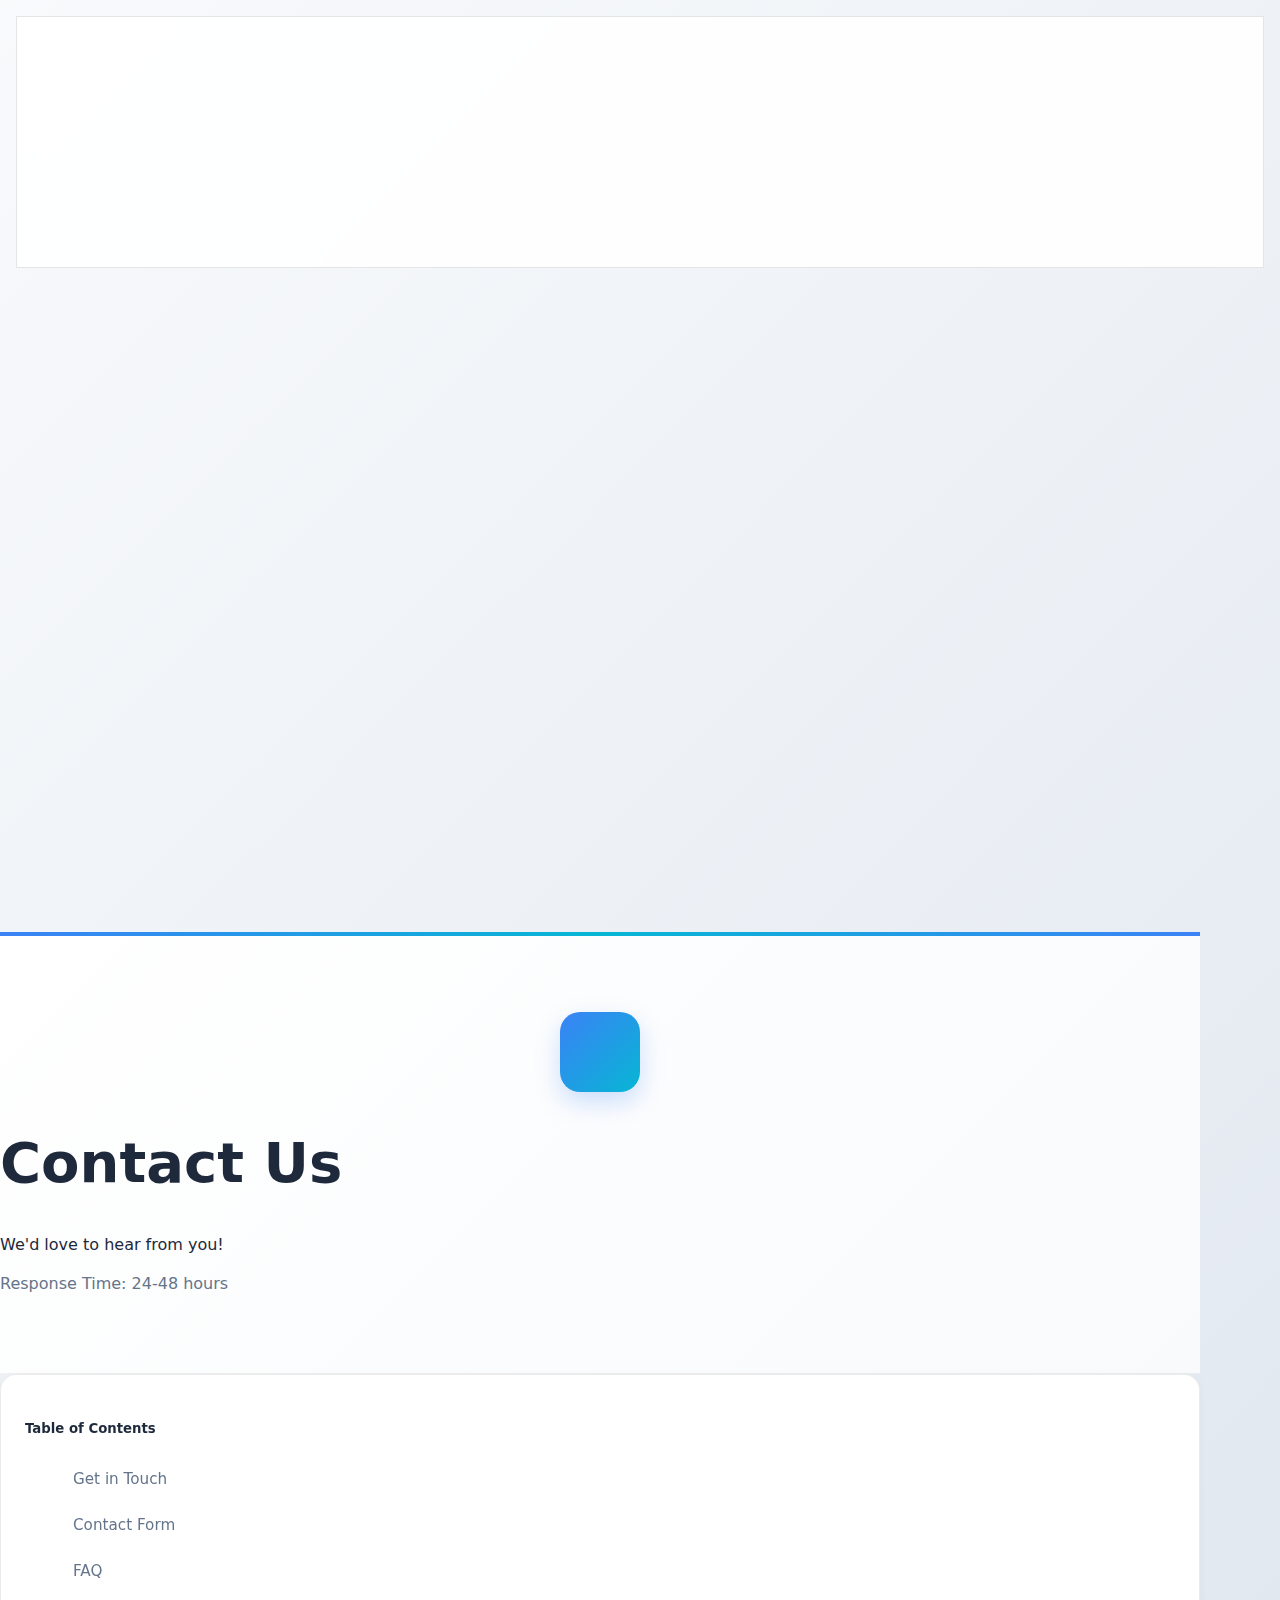
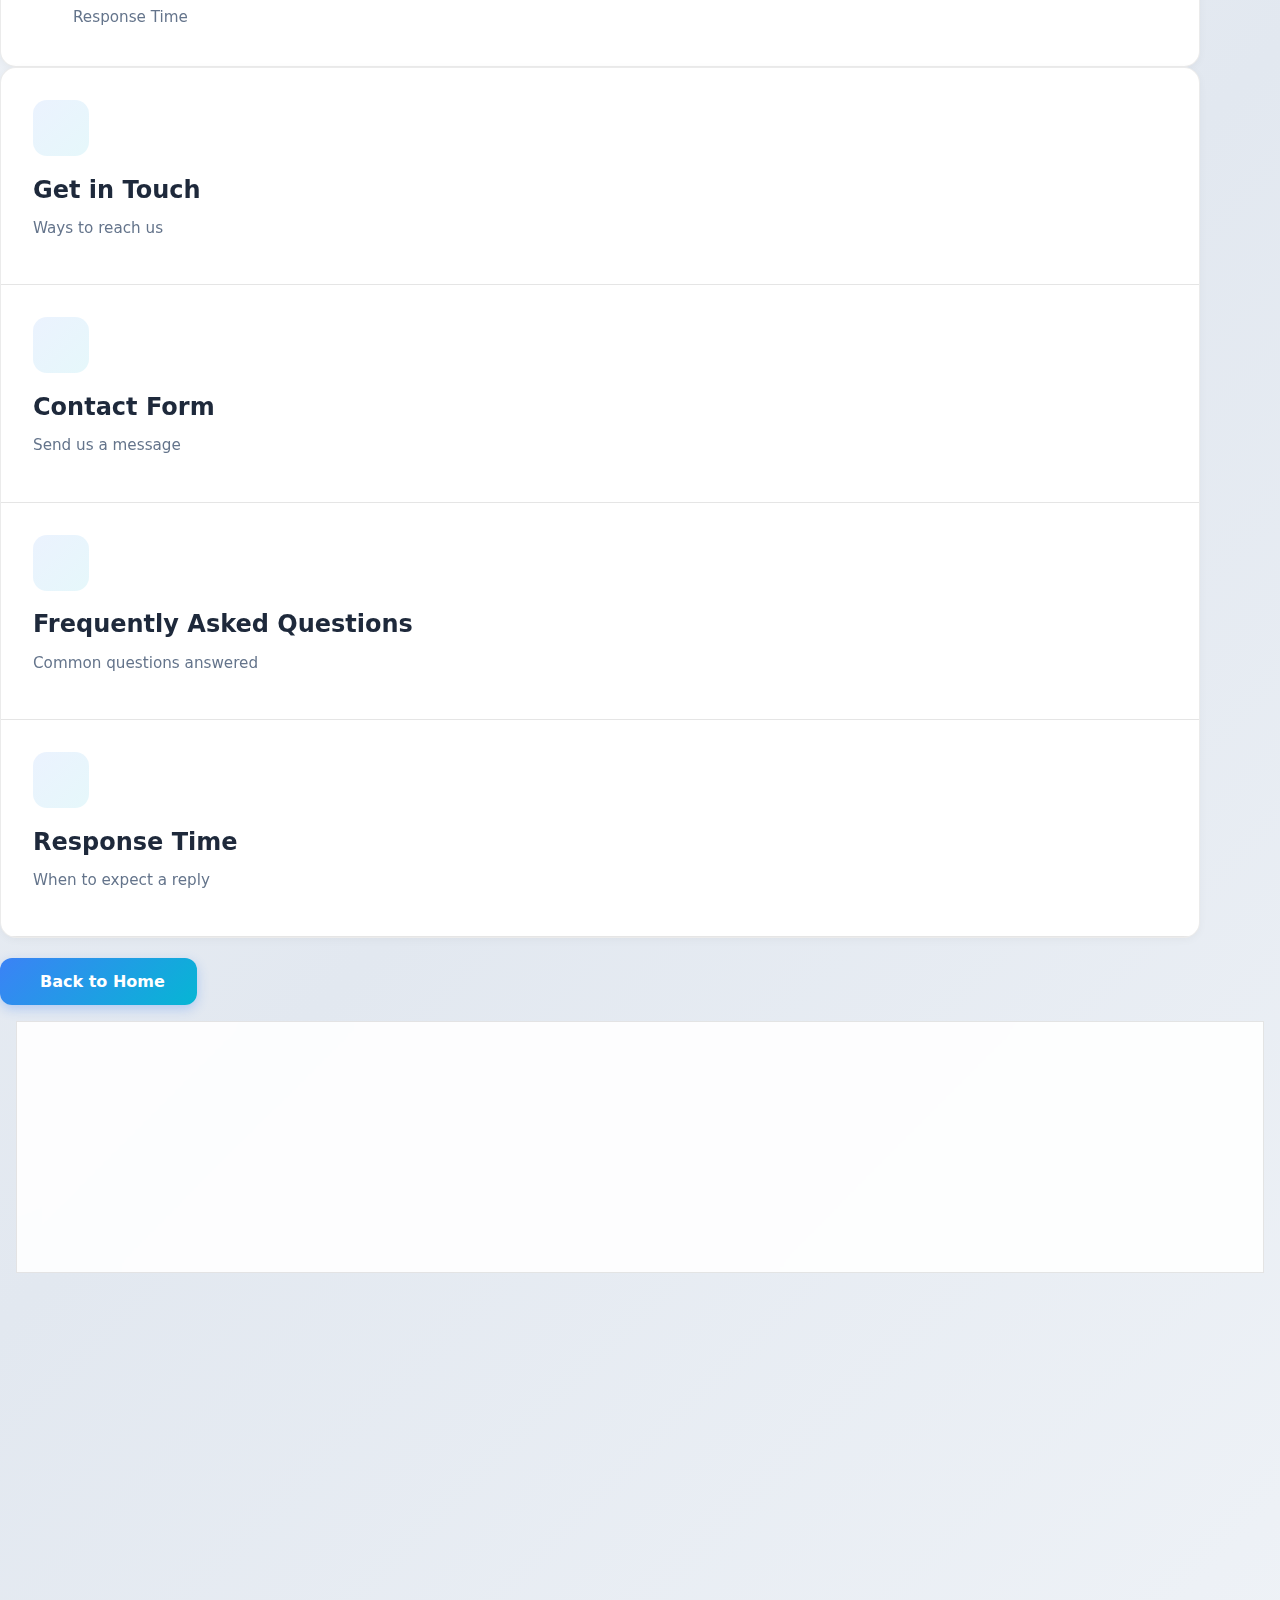
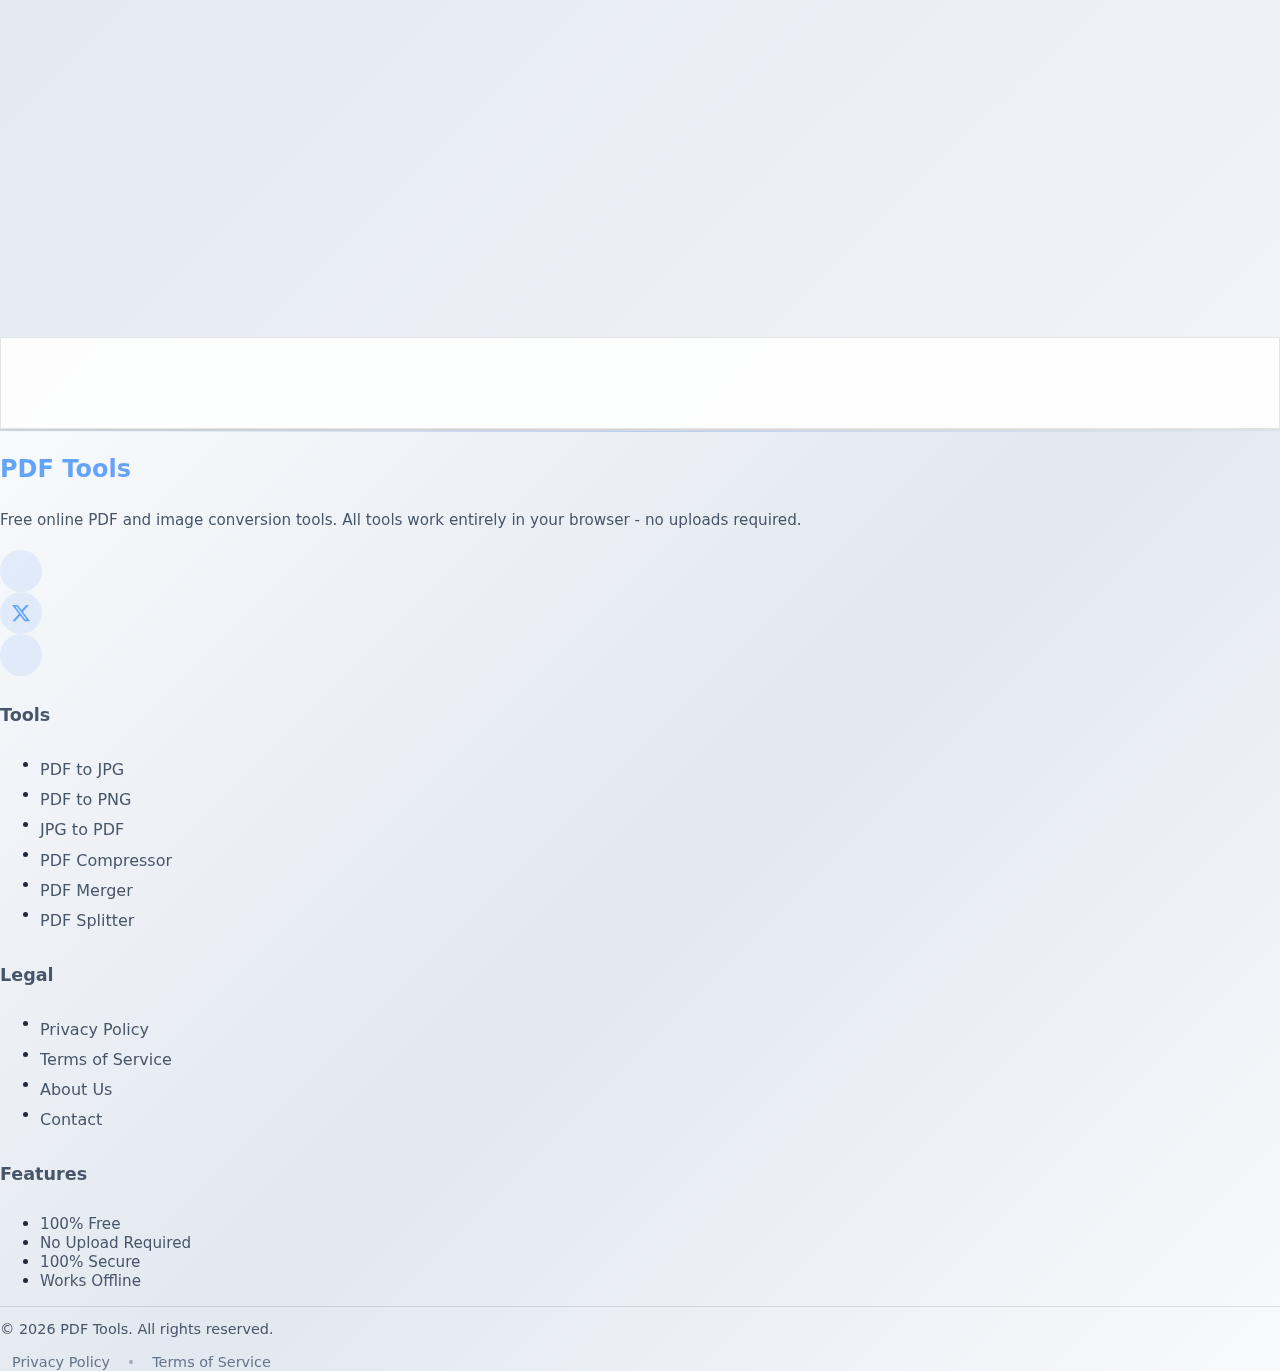
<file: contact.html>
<!DOCTYPE html>
<html lang="en" dir="ltr">
<head>
  <meta charset="UTF-8">
  <meta name="viewport" content="width=device-width, initial-scale=1.0, maximum-scale=5.0, user-scalable=yes">
  <title>Contact Us - PDF Tools</title>
  <meta name="title" content="Contact Us - PDF Tools">
  <meta name="description" content="Contact PDF Tools - Get in touch with us for questions, feedback, or support. We're here to help with any inquiries about our free online PDF tools.">
  <meta name="keywords" content="contact pdf tools, pdf tools support, pdf converter contact, pdf tools help">
  <meta name="robots" content="index, follow">
  <meta name="author" content="PDF Tools">
  <meta name="language" content="English">
  <link rel="canonical" href="https://www.pdf-to-jpg-tool.com/contact.html">
  <link rel="icon" type="image/svg+xml" href="favicon.svg">
  <meta name="theme-color" content="#0f172a">
  
  <!-- PWA Manifest -->
  <link rel="manifest" href="manifest.json">
  
  <!-- Open Graph / Facebook -->
  <meta property="og:type" content="website">
  <meta property="og:url" content="https://www.pdf-to-jpg-tool.com/contact.html">
  <meta property="og:title" content="Contact Us - PDF Tools">
  <meta property="og:description" content="Contact PDF Tools - Get in touch with us for questions, feedback, or support.">
  <meta property="og:image" content="https://www.pdf-to-jpg-tool.com/preview.jpg">
  <meta property="og:site_name" content="PDF Tools">
  <meta property="og:locale" content="en_US">
  
  <!-- Twitter Card -->
  <meta name="twitter:card" content="summary_large_image">
  <meta name="twitter:url" content="https://www.pdf-to-jpg-tool.com/contact.html">
  <meta name="twitter:title" content="Contact Us - PDF Tools">
  <meta name="twitter:description" content="Contact PDF Tools - Get in touch with us for questions, feedback, or support.">
  <meta name="twitter:image" content="https://www.pdf-to-jpg-tool.com/preview.jpg">
  <meta name="twitter:creator" content="@allanpedernal">
  
  <!-- Shared Styles -->
  <link rel="stylesheet" href="shared/styles.css">

  <style>
    @media (max-width: 991.98px) {
      #main-content {
        padding-top: 0px !important;
        }
    }
  </style>
  
  <!-- Bootstrap 5 CSS -->
  <link href="https://cdn.jsdelivr.net/npm/bootstrap@5.3.2/dist/css/bootstrap.min.css" rel="stylesheet" integrity="sha384-T3c6CoIi6uLrA9TneNEoa7RxnatzjcDSCmG1MXxSR1GAsXEV/Dwwykc2MPK8M2HN" crossorigin="anonymous">
  
  <!-- Bootstrap Icons -->
  <link rel="stylesheet" href="https://cdn.jsdelivr.net/npm/bootstrap-icons@1.11.2/font/bootstrap-icons.css">
  
  <!-- Main Stylesheet -->
  <link rel="stylesheet" href="style.css">
  
  <!-- Google AdSense Script -->
  <script async src="https://pagead2.googlesyndication.com/pagead/js/adsbygoogle.js?client=ca-pub-2042221703015293" crossorigin="anonymous"></script>
  
  <!-- PWA Service Worker Registration -->
  <script src="shared/pwa.js"></script>
</head>
<body class="bg-gradient-to-br from-slate-900 via-slate-800 to-slate-900 text-slate-50 min-h-screen" style="background: linear-gradient(135deg, #f8fafc 0%, #e2e8f0 50%, #f8fafc 100%);">

  <!-- Main Container - Bootstrap Grid Layout -->
  <div class="container-fluid px-0">
    <div class="row g-0 min-vh-100">
      
      <!-- Left Ad Sidebar (Desktop Only) -->
      <aside id="left-ad" class="d-none d-lg-block col-lg-2 position-sticky" style="top: 0; height: 100vh; overflow-y: auto; padding: 1rem;">
        <div class="card border-0 shadow-sm">
          <div class="card-body d-flex align-items-center justify-content-center" style="min-height: 250px;">
            <!-- Google AdSense Left Sidebar -->
            <ins class="adsbygoogle"
                 style="display:block; min-width: 160px; width: 100%;"
             data-ad-client="ca-pub-2042221703015293"
                 data-ad-slot="9174709096"
                 data-ad-format="auto"
                 data-full-width-responsive="true"></ins>
          </div>
        </div>
      </aside>

      <!-- Main Content Area -->
      <main id="main-content" class="col-12 col-lg-8 px-3 px-sm-4 px-lg-4 pt-4">
        <!-- Contact Content -->
        <div class="w-100 py-3" style="max-width: 1200px;">
          <!-- Header Section -->
          <header class="privacy-header text-center mb-5">
            <div class="container">
              <div class="header-icon">
                <i class="bi bi-envelope-heart-fill"></i>
              </div>
              <h1 class="mb-4" style="font-size: 3.5rem; font-weight: 800;">Contact Us</h1>
              <p class="fs-4 mb-3" style="color: var(--text-primary); font-weight: 500; line-height: 1.6;">We'd love to hear from you!</p>
              <p class="fs-6 mb-0" style="color: var(--text-secondary); font-weight: 400;">
                <i class="bi bi-clock me-2"></i> Response Time: 24-48 hours
              </p>
            </div>
          </header>
          
          <!-- Contact Content -->
          <div class="container mt-5">
            <div class="row">
              <!-- Table of Contents -->
              <div class="col-lg-3 d-none d-lg-block">
                <div class="toc-card">
                  <h5 class="fw-bold mb-3" style="color: var(--text-primary);">Table of Contents</h5>
                  <nav>
                    <a href="#get-in-touch" class="toc-link" data-section="get-in-touch">
                      <i class="bi bi-circle-fill"></i> Get in Touch
                    </a>
                    <a href="#contact-form" class="toc-link" data-section="contact-form">
                      <i class="bi bi-circle-fill"></i> Contact Form
                    </a>
                    <a href="#faq" class="toc-link" data-section="faq">
                      <i class="bi bi-circle-fill"></i> FAQ
                    </a>
                    <a href="#response-time" class="toc-link" data-section="response-time">
                      <i class="bi bi-circle-fill"></i> Response Time
                    </a>
                  </nav>
                </div>
              </div>
              
              <!-- Contact Content -->
              <div class="col-lg-9">
                <div class="privacy-card">
                  <!-- Get in Touch -->
                  <div class="section-header active" onclick="toggleSection(this)" data-section="get-in-touch" id="get-in-touch">
                    <div class="d-flex align-items-center">
                      <div class="section-icon">
                        <i class="bi bi-telephone-fill"></i>
                      </div>
                      <div class="flex-grow-1">
                        <h2 class="mb-1">Get in Touch</h2>
                        <p class="small mb-0" style="color: var(--text-secondary);">Ways to reach us</p>
                      </div>
                      <i class="bi bi-chevron-down section-toggle"></i>
                    </div>
                  </div>
                  <div class="section-content expanded">
                    <p>Whether you have questions, feedback, suggestions, or need support, we're here to help. Choose the best way to reach us:</p>
                    
                    <div class="row g-4 mt-3">
                      <div class="col-md-6">
                        <div class="info-box">
                          <h4 class="fw-bold mb-2">
                            <i class="bi bi-envelope text-primary me-2"></i>Email
                          </h4>
                          <p class="mb-0">For general inquiries, please use the contact form below or send us an email. We typically respond within 24-48 hours during business days.</p>
                        </div>
                      </div>
                      <div class="col-md-6">
                        <div class="info-box">
                          <h4 class="fw-bold mb-2">
                            <i class="bi bi-chat-dots text-primary me-2"></i>Feedback & Suggestions
                          </h4>
                          <p class="mb-0">We're constantly working to improve our tools. If you have suggestions for new features or improvements, we'd love to hear them!</p>
                        </div>
                      </div>
                      <div class="col-md-6">
                        <div class="info-box">
                          <h4 class="fw-bold mb-2">
                            <i class="bi bi-bug text-primary me-2"></i>Report Issues
                          </h4>
                          <p class="mb-0">Found a bug or experiencing issues with our tools? Please let us know so we can fix it as soon as possible. Include as much detail as possible.</p>
                        </div>
                      </div>
                      <div class="col-md-6">
                        <div class="info-box">
                          <h4 class="fw-bold mb-2">
                            <i class="bi bi-lightbulb text-primary me-2"></i>Feature Requests
                          </h4>
                          <p class="mb-0">Have an idea for a new tool or feature? Share it with us! We're always looking for ways to expand our service offerings.</p>
                        </div>
                      </div>
                    </div>
                    
                    <div class="highlight-box mt-4">
                      <p class="mb-0"><strong>Note:</strong> Due to the client-side nature of our service, we recommend using the contact form below for the best experience. All inquiries are reviewed and responded to personally.</p>
                    </div>
                  </div>
                  
                  <!-- Contact Form -->
                  <div class="section-header" onclick="toggleSection(this)" data-section="contact-form" id="contact-form">
                    <div class="d-flex align-items-center">
                      <div class="section-icon">
                        <i class="bi bi-card-text"></i>
                      </div>
                      <div class="flex-grow-1">
                        <h2 class="mb-1">Contact Form</h2>
                        <p class="small mb-0" style="color: var(--text-secondary);">Send us a message</p>
                      </div>
                      <i class="bi bi-chevron-down section-toggle"></i>
                    </div>
                  </div>
                  <div class="section-content">
                    <p>Fill out the form below and we'll get back to you as soon as possible:</p>
                    <form id="contact-form-element" class="mt-4">
                      <div class="mb-3">
                        <label for="name" class="form-label" style="color: var(--text-primary); font-weight: 500;">Name <span class="text-danger">*</span></label>
                        <input type="text" class="form-control" id="name" name="name" required placeholder="Your full name">
                      </div>
                      <div class="mb-3">
                        <label for="email" class="form-label" style="color: var(--text-primary); font-weight: 500;">Email <span class="text-danger">*</span></label>
                        <input type="email" class="form-control" id="email" name="email" required placeholder="your.email@example.com">
                      </div>
                      <div class="mb-3">
                        <label for="subject" class="form-label" style="color: var(--text-primary); font-weight: 500;">Subject <span class="text-danger">*</span></label>
                        <select class="form-select" id="subject" name="subject" required>
                          <option value="">Select a subject</option>
                          <option value="general">General Inquiry</option>
                          <option value="feedback">Feedback</option>
                          <option value="bug">Report a Bug</option>
                          <option value="feature">Feature Request</option>
                          <option value="other">Other</option>
                        </select>
                      </div>
                      <div class="mb-3">
                        <label for="message" class="form-label" style="color: var(--text-primary); font-weight: 500;">Message <span class="text-danger">*</span></label>
                        <textarea class="form-control" id="message" name="message" rows="6" required placeholder="Please provide as much detail as possible..."></textarea>
                        <small class="form-text" style="color: var(--text-secondary);">Minimum 10 characters required</small>
                      </div>
                      <button type="submit" class="btn btn-primary">
                        <i class="bi bi-send me-2"></i> Send Message
                      </button>
                    </form>
                    <div id="form-message" class="mt-3"></div>
                  </div>
                  
                  <!-- FAQ -->
                  <div class="section-header" onclick="toggleSection(this)" data-section="faq" id="faq">
                    <div class="d-flex align-items-center">
                      <div class="section-icon">
                        <i class="bi bi-question-circle-fill"></i>
                      </div>
                      <div class="flex-grow-1">
                        <h2 class="mb-1">Frequently Asked Questions</h2>
                        <p class="small mb-0" style="color: var(--text-secondary);">Common questions answered</p>
                      </div>
                      <i class="bi bi-chevron-down section-toggle"></i>
                    </div>
                  </div>
                  <div class="section-content">
                    <p>Find answers to commonly asked questions about our service:</p>
                    <div class="accordion accordion-flush mt-3" id="faqAccordion">
                      <div class="accordion-item border-secondary mb-3 rounded">
                        <h2 class="accordion-header">
                          <button class="accordion-button collapsed" type="button" data-bs-toggle="collapse" data-bs-target="#faq1">
                            <i class="bi bi-question-circle me-2"></i> How do I use the tools?
                          </button>
                        </h2>
                        <div id="faq1" class="accordion-collapse collapse" data-bs-parent="#faqAccordion">
                          <div class="accordion-body" style="color: var(--text-primary);">
                            Simply select a tool from the navigation menu, drag and drop your files (or click to browse), adjust settings if needed, and click the conversion button. Your processed files will be downloaded automatically. All processing happens in your browser - no uploads required!
                          </div>
                        </div>
                      </div>
                      <div class="accordion-item border-secondary mb-3 rounded">
                        <h2 class="accordion-header">
                          <button class="accordion-button collapsed" type="button" data-bs-toggle="collapse" data-bs-target="#faq2">
                            <i class="bi bi-shield-check me-2"></i> Are my files safe?
                          </button>
                        </h2>
                        <div id="faq2" class="accordion-collapse collapse" data-bs-parent="#faqAccordion">
                          <div class="accordion-body" style="color: var(--text-primary);">
                            Yes! All processing happens entirely in your browser. Your files never leave your device, ensuring complete privacy and security. We don't have servers that receive or store your files, eliminating any risk of data breaches.
                          </div>
                        </div>
                      </div>
                      <div class="accordion-item border-secondary mb-3 rounded">
                        <h2 class="accordion-header">
                          <button class="accordion-button collapsed" type="button" data-bs-toggle="collapse" data-bs-target="#faq3">
                            <i class="bi bi-file-earmark me-2"></i> Is there a file size limit?
                          </button>
                        </h2>
                        <div id="faq3" class="accordion-collapse collapse" data-bs-parent="#faqAccordion">
                          <div class="accordion-body" style="color: var(--text-primary);">
                            No, there are no file size limits. However, very large files may take longer to process depending on your device's capabilities. We recommend processing files up to 100MB for optimal performance.
                          </div>
                        </div>
                      </div>
                      <div class="accordion-item border-secondary mb-3 rounded">
                        <h2 class="accordion-header">
                          <button class="accordion-button collapsed" type="button" data-bs-toggle="collapse" data-bs-target="#faq4">
                            <i class="bi bi-wifi-off me-2"></i> Do I need an internet connection?
                          </button>
                        </h2>
                        <div id="faq4" class="accordion-collapse collapse" data-bs-parent="#faqAccordion">
                          <div class="accordion-body" style="color: var(--text-primary);">
                            You need an internet connection to load our website initially. However, once loaded, our tools work offline! All processing happens locally in your browser, so you can use them without an active internet connection.
                          </div>
                        </div>
                      </div>
                      <div class="accordion-item border-secondary mb-3 rounded">
                        <h2 class="accordion-header">
                          <button class="accordion-button collapsed" type="button" data-bs-toggle="collapse" data-bs-target="#faq5">
                            <i class="bi bi-credit-card me-2"></i> Is it really free?
                          </button>
                        </h2>
                        <div id="faq5" class="accordion-collapse collapse" data-bs-parent="#faqAccordion">
                          <div class="accordion-body" style="color: var(--text-primary);">
                            Yes, absolutely free! All our tools are free to use with no hidden costs, no watermarks, no file size limits, and no registration required. We're committed to keeping our service free forever.
                          </div>
                        </div>
                      </div>
                    </div>
                  </div>
                  
                  <!-- Response Time -->
                  <div class="section-header" onclick="toggleSection(this)" data-section="response-time" id="response-time">
                    <div class="d-flex align-items-center">
                      <div class="section-icon">
                        <i class="bi bi-clock-history"></i>
                      </div>
                      <div class="flex-grow-1">
                        <h2 class="mb-1">Response Time</h2>
                        <p class="small mb-0" style="color: var(--text-secondary);">When to expect a reply</p>
                      </div>
                      <i class="bi bi-chevron-down section-toggle"></i>
                    </div>
                  </div>
                  <div class="section-content">
                    <p>We aim to respond to all inquiries as quickly as possible:</p>
                    <ul class="list-unstyled">
                      <li class="privacy-list-item"><strong>General Inquiries:</strong> Within 24-48 hours</li>
                      <li class="privacy-list-item"><strong>Bug Reports:</strong> Within 12-24 hours (urgent issues)</li>
                      <li class="privacy-list-item"><strong>Feature Requests:</strong> Within 48-72 hours</li>
                      <li class="privacy-list-item"><strong>Feedback:</strong> Within 24-48 hours</li>
                    </ul>
                    <div class="info-box mt-3">
                      <p class="mb-0"><strong>Note:</strong> Response times may vary during weekends and holidays. For urgent issues, please include "URGENT" in your subject line.</p>
                    </div>
                  </div>
                </div>
                
                <!-- Back to Home Button -->
                <div class="text-center mt-4">
                  <a href="/" class="back-btn">
                    <i class="bi bi-arrow-left"></i> Back to Home
                  </a>
                </div>
              </div>
            </div>
          </div>
        </div>
      </main>

      <!-- Right Ad Sidebar (Desktop Only) -->
      <aside id="right-ad" class="d-none d-lg-block col-lg-2 position-sticky" style="top: 0; height: 100vh; overflow-y: auto; padding: 1rem;">
        <div class="card border-0 shadow-sm">
          <div class="card-body d-flex align-items-center justify-content-center" style="min-height: 250px;">
            <!-- Google AdSense Right Sidebar -->
            <ins class="adsbygoogle"
                 style="display:block; min-width: 160px; width: 100%;"
             data-ad-client="ca-pub-2042221703015293"
                 data-ad-slot="9174709096"
                 data-ad-format="auto"
                 data-full-width-responsive="true"></ins>
          </div>
        </div>
      </aside>
      
      <!-- Bottom Ad Banner (Mobile & Desktop) -->
      <div class="col-12 mt-auto">
        <div class="card border-0 shadow-sm m-2 m-lg-3">
          <div class="card-body text-center py-3 py-lg-4">
            <!-- Google AdSense Bottom Banner -->
            <ins class="adsbygoogle"
                 style="display:block; width: 100%; min-height: 90px;"
         data-ad-client="ca-pub-2042221703015293"
         data-ad-slot="9174709096"
         data-ad-format="auto"
         data-full-width-responsive="true"></ins>
          </div>
        </div>
      </div>
    </div>
  </div>

  <!-- jQuery (required for Toastr) -->
  <script src="https://code.jquery.com/jquery-3.7.1.min.js" integrity="sha256-/JqT3SQfawRcv/BIHPThkBvs0OEvtFFmqPF/lYI/Cxo=" crossorigin="anonymous"></script>
  
  <!-- Bootstrap 5 JS Bundle -->
  <script src="https://cdn.jsdelivr.net/npm/bootstrap@5.3.2/dist/js/bootstrap.bundle.min.js" integrity="sha384-C6RzsynM9kWDrMNeT87bh95OGNyZPhcTNXj1NW7RuBCsyN/o0jlpcV8Qyq46cDfL" crossorigin="anonymous"></script>
  
  <!-- Theme Initialization -->
  <script>
    // Apply theme function (read-only, syncs with index.html)
    function applyTheme(theme) {
      document.documentElement.setAttribute('data-theme', theme);
    }
    
    // Initialize theme from localStorage (set by index.html)
    function initTheme() {
      // Read theme from localStorage (same key used by index.html)
      const savedTheme = localStorage.getItem('theme') || 'light';
      applyTheme(savedTheme);
      
      // Listen for theme changes from other tabs/pages
      window.addEventListener('storage', (e) => {
        if (e.key === 'theme') {
          applyTheme(e.newValue || 'light');
        }
      });
      
      // Also check periodically in case localStorage was updated in same tab
      // (storage event only fires in other tabs)
      setInterval(() => {
        const currentTheme = document.documentElement.getAttribute('data-theme') || 'light';
        const savedTheme = localStorage.getItem('theme') || 'light';
        if (currentTheme !== savedTheme) {
          applyTheme(savedTheme);
        }
      }, 500);
    }
    
    // Initialize theme on page load
    initTheme();
  </script>
  
  <!-- Initialize Google AdSense - Wait for script to load -->
  <script>
    // Track if ads have been initialized to prevent duplicate pushes
    let adsInitialized = false;
    
    // Initialize ads when AdSense script is ready
    function initAdSense() {
      if (adsInitialized) return; // Prevent multiple initializations
      
      if (typeof adsbygoogle !== 'undefined') {
        // Find all ad slots and initialize them only once
        const adSlots = document.querySelectorAll('.adsbygoogle:not([data-ads-initialized])');
        adSlots.forEach(slot => {
          try {
            (adsbygoogle = window.adsbygoogle || []).push({});
            slot.setAttribute('data-ads-initialized', 'true');
          } catch (e) {
            console.warn('AdSense initialization error:', e);
          }
        });
        adsInitialized = true;
      } else {
        // Retry if AdSense script hasn't loaded yet
        setTimeout(initAdSense, 100);
      }
    }
    
    // Delay ad initialization on mobile for better performance
    const isMobileAdInit = /Android|webOS|iPhone|iPad|iPod|BlackBerry|IEMobile|Opera Mini/i.test(navigator.userAgent) || window.innerWidth < 768;
    
    if (isMobileAdInit) {
      // On mobile: wait longer before initializing ads
      window.addEventListener('load', () => {
        setTimeout(() => {
          if (document.readyState === 'complete') {
            initAdSense();
          } else {
            document.addEventListener('DOMContentLoaded', initAdSense);
          }
        }, 1500);
      });
    } else {
      // Desktop: initialize after DOM is ready
      if (document.readyState === 'loading') {
        document.addEventListener('DOMContentLoaded', initAdSense);
      } else {
        initAdSense();
      }
    }
  </script>
  
  <!-- Contact Form Handler -->
  <script>
    document.getElementById('contact-form-element').addEventListener('submit', function(e) {
      e.preventDefault();
      const messageDiv = document.getElementById('form-message');
      const name = document.getElementById('name').value;
      const email = document.getElementById('email').value;
      const subject = document.getElementById('subject').value;
      const message = document.getElementById('message').value;
      
      if (message.length < 10) {
        messageDiv.innerHTML = '<div class="alert alert-warning">Please provide a message with at least 10 characters.</div>';
        return;
      }
      
      messageDiv.innerHTML = '<div class="alert alert-success"><i class="bi bi-check-circle me-2"></i>Thank you for your message, ' + name + '! We\'ll get back to you at ' + email + ' within 24-48 hours. Due to the client-side nature of our service, we recommend also contacting us through your preferred email client if urgent.</div>';
      this.reset();
    });
  </script>
  
  <!-- Contact Page Scripts -->
  <script>
    function toggleSection(header) {
      const content = header.nextElementSibling;
      const isExpanded = content.classList.contains('expanded');
      
      // Close all sections
      document.querySelectorAll('.section-content').forEach(section => {
        section.classList.remove('expanded');
      });
      document.querySelectorAll('.section-header').forEach(h => {
        h.classList.remove('active');
      });
      
      // Toggle clicked section
      if (!isExpanded) {
        content.classList.add('expanded');
        header.classList.add('active');
      }
    }
    
    // Update active TOC link on scroll
    function updateTOCActive() {
      const sections = document.querySelectorAll('.section-header');
      const tocLinks = document.querySelectorAll('.toc-link');
      
      sections.forEach((section, index) => {
        const rect = section.getBoundingClientRect();
        if (rect.top <= 100 && rect.bottom >= 100) {
          tocLinks.forEach(link => link.classList.remove('active'));
          if (tocLinks[index]) {
            tocLinks[index].classList.add('active');
          }
        }
      });
    }
    
    window.addEventListener('scroll', updateTOCActive);
    
    // TOC link clicks
    document.querySelectorAll('.toc-link').forEach(link => {
      link.addEventListener('click', function(e) {
        e.preventDefault();
        const href = this.getAttribute('href');
        if (href) {
          const target = document.querySelector(href);
          if (target) {
            target.scrollIntoView({ behavior: 'smooth', block: 'start' });
            // Expand the section
            toggleSection(target);
          }
        }
      });
    });
    
    document.addEventListener('DOMContentLoaded', function() {
      const firstSection = document.querySelector('.privacy-card .section-header.active');
      if (firstSection) {
        toggleSection(firstSection);
      }
      updateTOCActive();
    });
  </script>

  <!-- Footer -->
  <footer class="mt-2 footer-theme" style="position: relative; overflow: hidden;">
    <!-- Decorative gradient overlay -->
    <div class="footer-gradient-line" style="position: absolute; top: 0; left: 0; right: 0; height: 1px;"></div>
    
    <div class="container-fluid px-4 px-lg-5 py-5 position-relative">
      <div class="row g-4 g-lg-5">
        <!-- Brand Column -->
        <div class="col-12 col-md-6 col-lg-3">
          <div class="mb-4">
            <h3 class="text-gradient fw-bold mb-3" style="font-size: 1.5rem; background: linear-gradient(135deg, #60a5fa, #a78bfa); -webkit-background-clip: text; -webkit-text-fill-color: transparent; background-clip: text;">
              <i class="bi bi-file-earmark-pdf-fill me-2"></i>PDF Tools
            </h3>
            <p class="footer-text-light mb-3" style="line-height: 1.8; font-size: 0.95rem;">
              Free online PDF and image conversion tools. All tools work entirely in your browser - no uploads required.
            </p>
            <div class="d-flex gap-3">
              <a href="#" class="footer-icon-link" style="width: 42px; height: 42px; border-radius: 50%; background: rgba(59, 130, 246, 0.1); display: flex; align-items: center; justify-content: center; color: #60a5fa; text-decoration: none; transition: all 0.3s cubic-bezier(0.4, 0, 0.2, 1);">
                <i class="bi bi-github" style="font-size: 1.2rem; transition: transform 0.3s ease;"></i>
              </a>
              <a href="https://x.com/" target="_blank" rel="noopener noreferrer" class="footer-icon-link" style="width: 42px; height: 42px; border-radius: 50%; background: rgba(59, 130, 246, 0.1); display: flex; align-items: center; justify-content: center; color: #60a5fa; text-decoration: none; transition: all 0.3s cubic-bezier(0.4, 0, 0.2, 1);">
                <svg width="20" height="20" viewBox="0 0 24 24" fill="currentColor" style="transition: transform 0.3s ease;">
                  <path d="M18.244 2.25h3.308l-7.227 8.26 8.502 11.24H16.17l-5.214-6.817L4.99 21.75H1.68l7.73-8.835L1.254 2.25H8.08l4.713 6.231zm-1.161 17.52h1.833L7.084 4.126H5.117z"/>
                </svg>
              </a>
              <a href="https://www.facebook.com/PDFtoJPGandVATools" target="_blank" rel="noopener noreferrer" class="footer-icon-link" style="width: 42px; height: 42px; border-radius: 50%; background: rgba(59, 130, 246, 0.1); display: flex; align-items: center; justify-content: center; color: #60a5fa; text-decoration: none; transition: all 0.3s cubic-bezier(0.4, 0, 0.2, 1);">
                <i class="bi bi-facebook" style="font-size: 1.2rem; transition: transform 0.3s ease;"></i>
              </a>
            </div>
          </div>
        </div>

        <!-- Tools Column -->
        <div class="col-12 col-md-6 col-lg-3">
          <h5 class="footer-text-light fw-bold mb-4 d-flex align-items-center" style="font-size: 1.1rem;">
            <i class="bi bi-tools text-primary me-2"></i>Tools
          </h5>
          <ul class="list-unstyled mb-0">
            <li class="mb-3">
              <a href="/" class="footer-link footer-text-light" style="text-decoration: none; display: flex; align-items: center; transition: all 0.3s cubic-bezier(0.4, 0, 0.2, 1); padding: 0.35rem 0;">
                <i class="bi bi-arrow-right-circle me-2 footer-link-icon" style="font-size: 0.85rem; opacity: 0; transition: all 0.3s ease; transform: translateX(-5px);"></i>
                <span>PDF to JPG</span>
              </a>
            </li>
            <li class="mb-3">
              <a href="#" onclick="if(typeof switchTool === 'function') { switchTool('pdf-to-png'); return false; } else { window.location.href='/'; return false; }" class="footer-link footer-text-light" style="text-decoration: none; display: flex; align-items: center; transition: all 0.3s cubic-bezier(0.4, 0, 0.2, 1); padding: 0.35rem 0;">
                <i class="bi bi-arrow-right-circle me-2 footer-link-icon" style="font-size: 0.85rem; opacity: 0; transition: all 0.3s ease; transform: translateX(-5px);"></i>
                <span>PDF to PNG</span>
              </a>
            </li>
            <li class="mb-3">
              <a href="/" class="footer-link footer-text-light" style="text-decoration: none; display: flex; align-items: center; transition: all 0.3s cubic-bezier(0.4, 0, 0.2, 1); padding: 0.35rem 0;">
                <i class="bi bi-arrow-right-circle me-2 footer-link-icon" style="font-size: 0.85rem; opacity: 0; transition: all 0.3s ease; transform: translateX(-5px);"></i>
                <span>JPG to PDF</span>
              </a>
            </li>
            <li class="mb-3">
              <a href="/" class="footer-link footer-text-light" style="text-decoration: none; display: flex; align-items: center; transition: all 0.3s cubic-bezier(0.4, 0, 0.2, 1); padding: 0.35rem 0;">
                <i class="bi bi-arrow-right-circle me-2 footer-link-icon" style="font-size: 0.85rem; opacity: 0; transition: all 0.3s ease; transform: translateX(-5px);"></i>
                <span>PDF Compressor</span>
              </a>
            </li>
            <li class="mb-3">
              <a href="/" class="footer-link footer-text-light" style="text-decoration: none; display: flex; align-items: center; transition: all 0.3s cubic-bezier(0.4, 0, 0.2, 1); padding: 0.35rem 0;">
                <i class="bi bi-arrow-right-circle me-2 footer-link-icon" style="font-size: 0.85rem; opacity: 0; transition: all 0.3s ease; transform: translateX(-5px);"></i>
                <span>PDF Merger</span>
              </a>
            </li>
            <li class="mb-3">
              <a href="/" class="footer-link footer-text-light" style="text-decoration: none; display: flex; align-items: center; transition: all 0.3s cubic-bezier(0.4, 0, 0.2, 1); padding: 0.35rem 0;">
                <i class="bi bi-arrow-right-circle me-2 footer-link-icon" style="font-size: 0.85rem; opacity: 0; transition: all 0.3s ease; transform: translateX(-5px);"></i>
                <span>PDF Splitter</span>
              </a>
            </li>
          </ul>
        </div>

        <!-- Legal Column -->
        <div class="col-12 col-md-6 col-lg-3">
          <h5 class="footer-text-light fw-bold mb-4 d-flex align-items-center" style="font-size: 1.1rem;">
            <i class="bi bi-shield-check text-primary me-2"></i>Legal
          </h5>
          <ul class="list-unstyled mb-0">
            <li class="mb-3">
              <a href="/privacy-policy.html" class="footer-link footer-text-light" style="text-decoration: none; display: flex; align-items: center; transition: all 0.3s cubic-bezier(0.4, 0, 0.2, 1); padding: 0.35rem 0;">
                <i class="bi bi-arrow-right-circle me-2 footer-link-icon" style="font-size: 0.85rem; opacity: 0; transition: all 0.3s ease; transform: translateX(-5px);"></i>
                <span>Privacy Policy</span>
              </a>
            </li>
            <li class="mb-3">
              <a href="/terms-of-service.html" class="footer-link footer-text-light" style="text-decoration: none; display: flex; align-items: center; transition: all 0.3s cubic-bezier(0.4, 0, 0.2, 1); padding: 0.35rem 0;">
                <i class="bi bi-arrow-right-circle me-2 footer-link-icon" style="font-size: 0.85rem; opacity: 0; transition: all 0.3s ease; transform: translateX(-5px);"></i>
                <span>Terms of Service</span>
              </a>
            </li>
            <li class="mb-3">
              <a href="/about.html" class="footer-link footer-text-light" style="text-decoration: none; display: flex; align-items: center; transition: all 0.3s cubic-bezier(0.4, 0, 0.2, 1); padding: 0.35rem 0;">
                <i class="bi bi-arrow-right-circle me-2 footer-link-icon" style="font-size: 0.85rem; opacity: 0; transition: all 0.3s ease; transform: translateX(-5px);"></i>
                <span>About Us</span>
              </a>
            </li>
            <li class="mb-3">
              <a href="/contact.html" class="footer-link footer-text-light" style="text-decoration: none; display: flex; align-items: center; transition: all 0.3s cubic-bezier(0.4, 0, 0.2, 1); padding: 0.35rem 0;">
                <i class="bi bi-arrow-right-circle me-2 footer-link-icon" style="font-size: 0.85rem; opacity: 0; transition: all 0.3s ease; transform: translateX(-5px);"></i>
                <span>Contact</span>
              </a>
            </li>
          </ul>
        </div>

        <!-- Features Column -->
        <div class="col-12 col-md-6 col-lg-3">
          <h5 class="footer-text-light fw-bold mb-4 d-flex align-items-center" style="font-size: 1.1rem;">
            <i class="bi bi-star-fill text-primary me-2"></i>Features
          </h5>
          <ul class="list-unstyled mb-0">
            <li class="mb-3 d-flex align-items-center footer-feature-item" style="transition: all 0.3s cubic-bezier(0.4, 0, 0.2, 1); cursor: default;">
              <i class="bi bi-check-circle-fill text-success me-2" style="font-size: 1rem; transition: transform 0.3s ease;"></i>
              <span class="footer-text-light" style="font-size: 0.95rem;">100% Free</span>
            </li>
            <li class="mb-3 d-flex align-items-center footer-feature-item" style="transition: all 0.3s cubic-bezier(0.4, 0, 0.2, 1); cursor: default;">
              <i class="bi bi-cloud-upload text-info me-2" style="font-size: 1rem; transition: transform 0.3s ease;"></i>
              <span class="footer-text-light" style="font-size: 0.95rem;">No Upload Required</span>
            </li>
            <li class="mb-3 d-flex align-items-center footer-feature-item" style="transition: all 0.3s cubic-bezier(0.4, 0, 0.2, 1); cursor: default;">
              <i class="bi bi-shield-lock-fill text-warning me-2" style="font-size: 1rem; transition: transform 0.3s ease;"></i>
              <span class="footer-text-light" style="font-size: 0.95rem;">100% Secure</span>
            </li>
            <li class="mb-3 d-flex align-items-center footer-feature-item" style="transition: all 0.3s cubic-bezier(0.4, 0, 0.2, 1); cursor: default;">
              <i class="bi bi-wifi-off text-danger me-2" style="font-size: 1rem; transition: transform 0.3s ease;"></i>
              <span class="footer-text-light" style="font-size: 0.95rem;">Works Offline</span>
            </li>
          </ul>
        </div>
      </div>

      <!-- Bottom Bar -->
      <div class="row mt-5 pt-4 footer-border-top">
        <div class="col-12">
          <div class="d-flex flex-column flex-md-row justify-content-between align-items-center gap-3">
            <p class="footer-text-light mb-0 small" style="font-size: 0.9rem;">
              &copy; <span id="current-year-footer">2024</span> PDF Tools. All rights reserved.
            </p>
            <div class="d-flex gap-3 flex-wrap justify-content-center">
              <a href="/privacy-policy.html" class="footer-bottom-link footer-text-secondary" style="text-decoration: none; font-size: 0.9rem; transition: all 0.3s cubic-bezier(0.4, 0, 0.2, 1); padding: 0.35rem 0.75rem; border-radius: 6px;">
                Privacy Policy
              </a>
              <span class="footer-text-secondary" style="font-size: 0.9rem; opacity: 0.5;">•</span>
              <a href="/terms-of-service.html" class="footer-bottom-link footer-text-secondary" style="text-decoration: none; font-size: 0.9rem; transition: all 0.3s cubic-bezier(0.4, 0, 0.2, 1); padding: 0.35rem 0.75rem; border-radius: 6px;">
                Terms of Service
              </a>
            </div>
          </div>
        </div>
      </div>
    </div>

    <script>
      // Update copyright year dynamically
      (function() {
        const yearElement = document.getElementById('current-year-footer');
        if (yearElement) {
          yearElement.textContent = new Date().getFullYear();
        }
        
        // Enhanced footer link interactions
        document.querySelectorAll('.footer-link').forEach(link => {
          link.addEventListener('mouseenter', function() {
            this.style.color = 'var(--bs-primary)';
            this.style.transform = 'translateX(5px)';
            const icon = this.querySelector('.footer-link-icon');
            if (icon) {
              icon.style.opacity = '1';
              icon.style.transform = 'translateX(0)';
            }
          });
          
          link.addEventListener('mouseleave', function() {
            this.style.color = '';
            this.style.transform = 'translateX(0)';
            const icon = this.querySelector('.footer-link-icon');
            if (icon) {
              icon.style.opacity = '0';
              icon.style.transform = 'translateX(-5px)';
            }
          });
        });
        
        // Enhanced footer icon link interactions
        document.querySelectorAll('.footer-icon-link').forEach(iconLink => {
          iconLink.addEventListener('mouseenter', function() {
            this.style.background = 'rgba(59, 130, 246, 0.2)';
            this.style.transform = 'translateY(-4px)';
            this.style.boxShadow = '0 6px 20px rgba(59, 130, 246, 0.4)';
            const icon = this.querySelector('i');
            if (icon) {
              icon.style.transform = 'scale(1.15) rotate(8deg)';
            }
          });
          
          iconLink.addEventListener('mouseleave', function() {
            this.style.background = 'rgba(59, 130, 246, 0.1)';
            this.style.transform = 'translateY(0)';
            this.style.boxShadow = 'none';
            const icon = this.querySelector('i');
            if (icon) {
              icon.style.transform = 'scale(1) rotate(0deg)';
            }
          });
        });
        
        // Enhanced footer feature item interactions
        document.querySelectorAll('.footer-feature-item').forEach(item => {
          item.addEventListener('mouseenter', function() {
            this.style.transform = 'translateX(8px)';
            const icon = this.querySelector('i');
            if (icon) {
              icon.style.transform = 'scale(1.2)';
            }
          });
          item.addEventListener('mouseleave', function() {
            this.style.transform = 'translateX(0)';
            const icon = this.querySelector('i');
            if (icon) {
              icon.style.transform = 'scale(1)';
            }
          });
        });

        // Footer bottom link interactions
        document.querySelectorAll('.footer-bottom-link').forEach(link => {
          link.addEventListener('mouseenter', function() {
            this.style.color = 'var(--bs-primary)';
            this.style.backgroundColor = 'rgba(59, 130, 246, 0.1)';
          });
          link.addEventListener('mouseleave', function() {
            this.style.color = '';
            this.style.backgroundColor = 'transparent';
          });
        });
      })();
    </script>
  </footer>

  <!-- Scroll to Top Button -->
  <button class="scroll-top" onclick="window.scrollTo({top: 0, behavior: 'smooth'})" aria-label="Scroll to top">
    <i class="bi bi-arrow-up"></i>
  </button>

  <script>
    // Show/hide scroll to top button
    window.addEventListener('scroll', function() {
      const scrollTop = document.querySelector('.scroll-top');
      if (scrollTop) {
        if (window.pageYOffset > 300) {
          scrollTop.classList.add('visible');
        } else {
          scrollTop.classList.remove('visible');
        }
      }
    });
  </script>
</body>
</html>
</file>
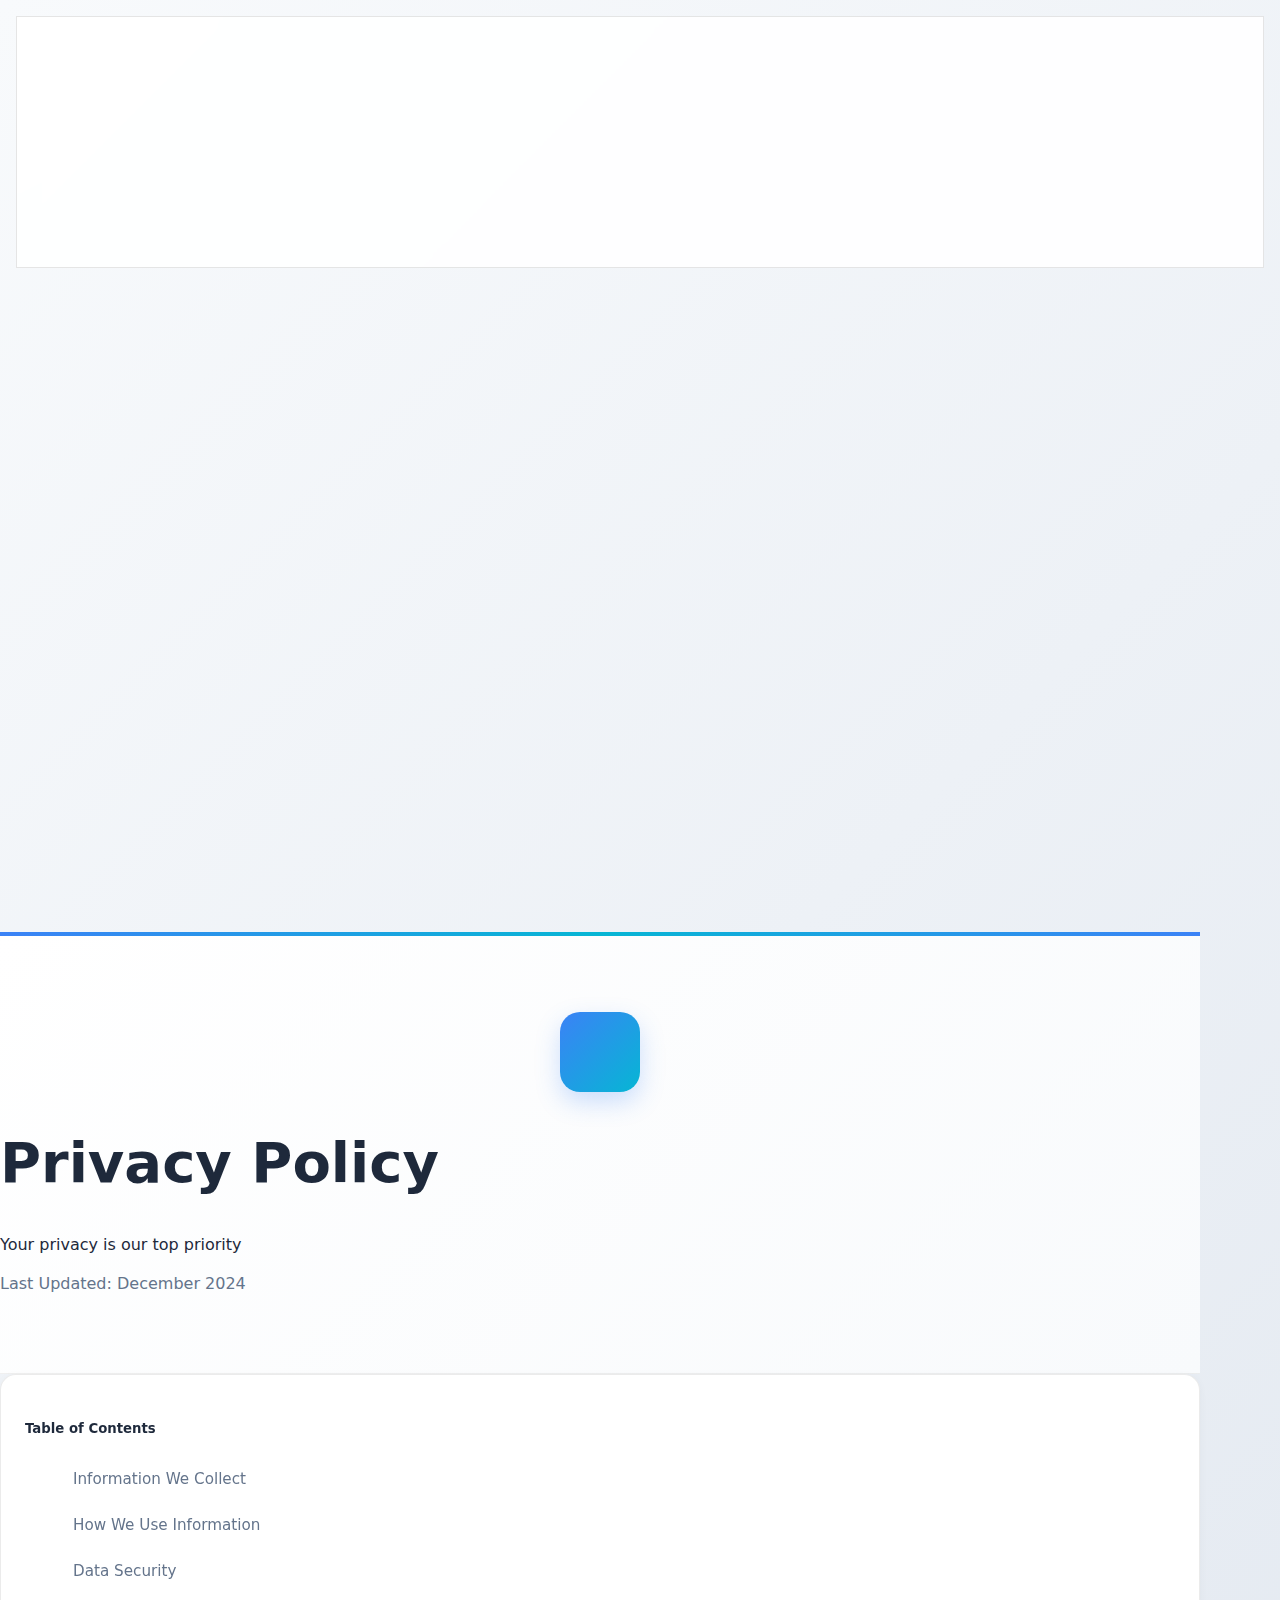
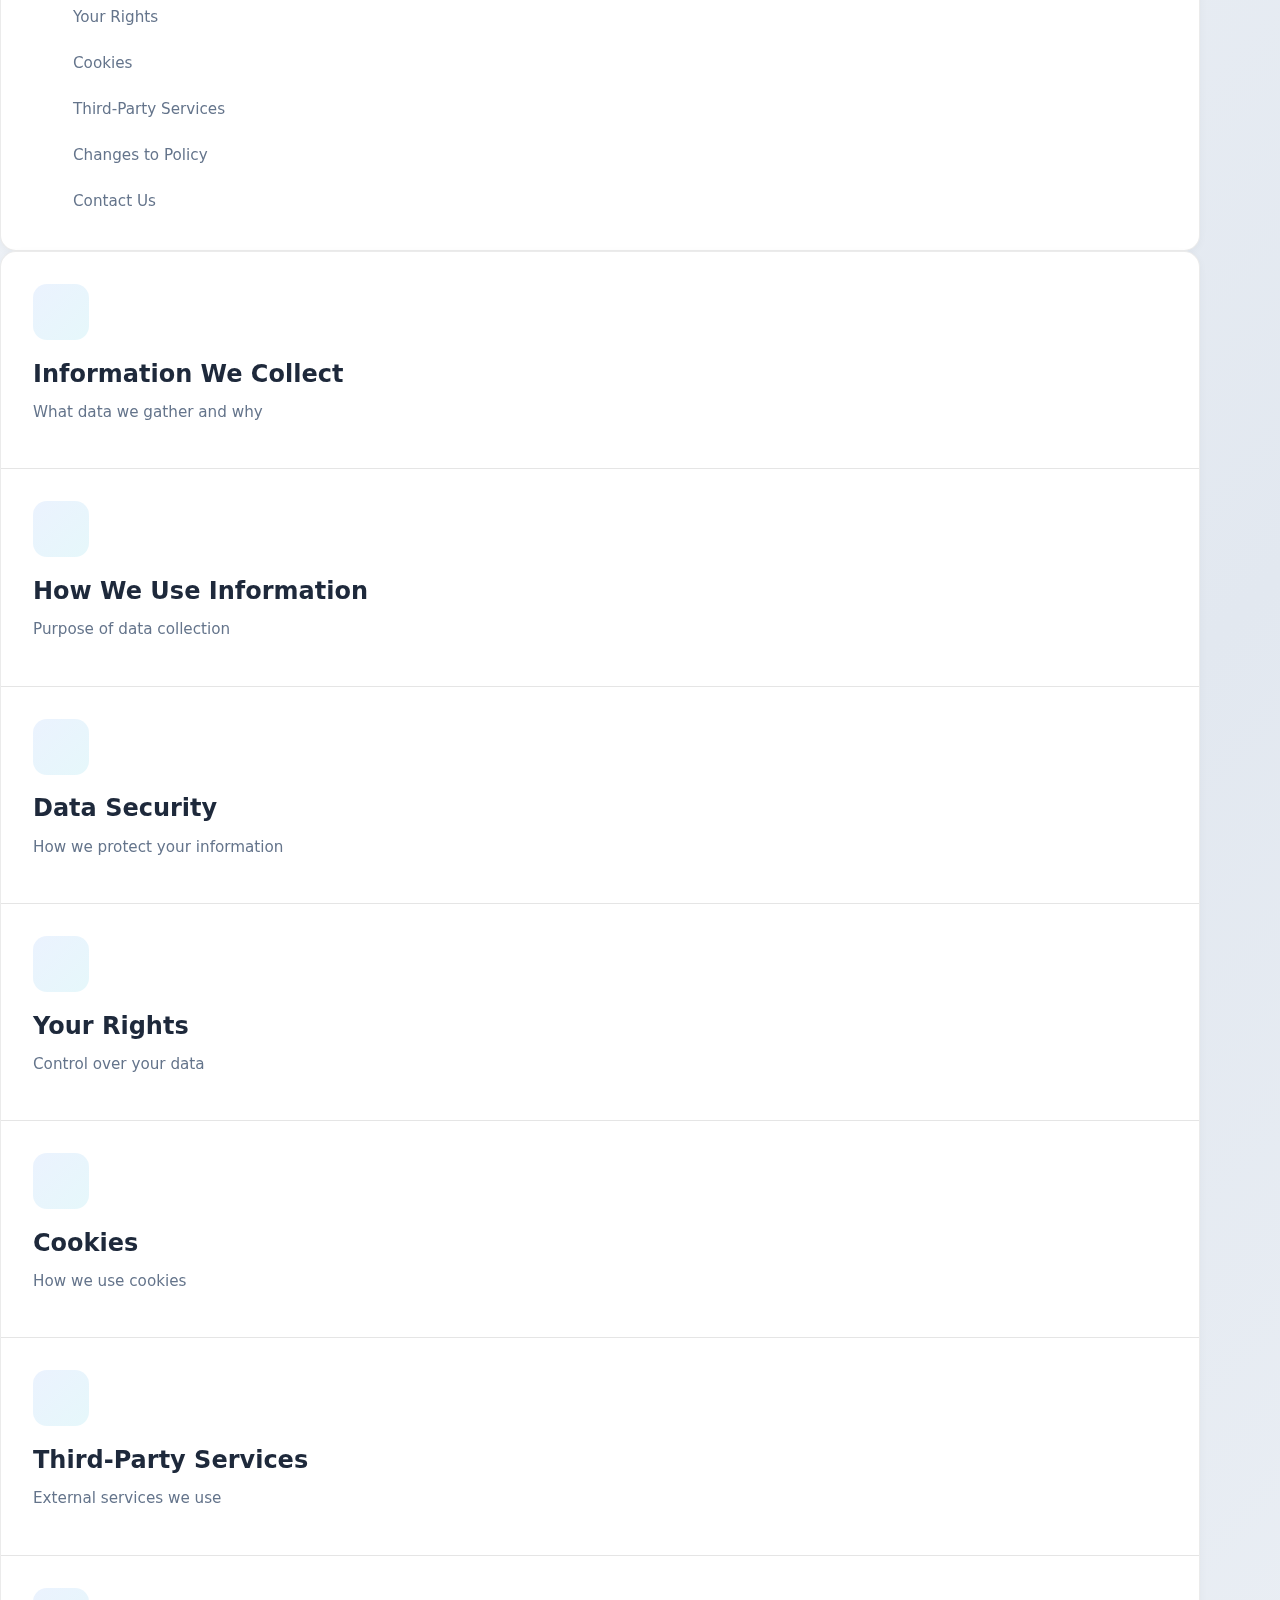
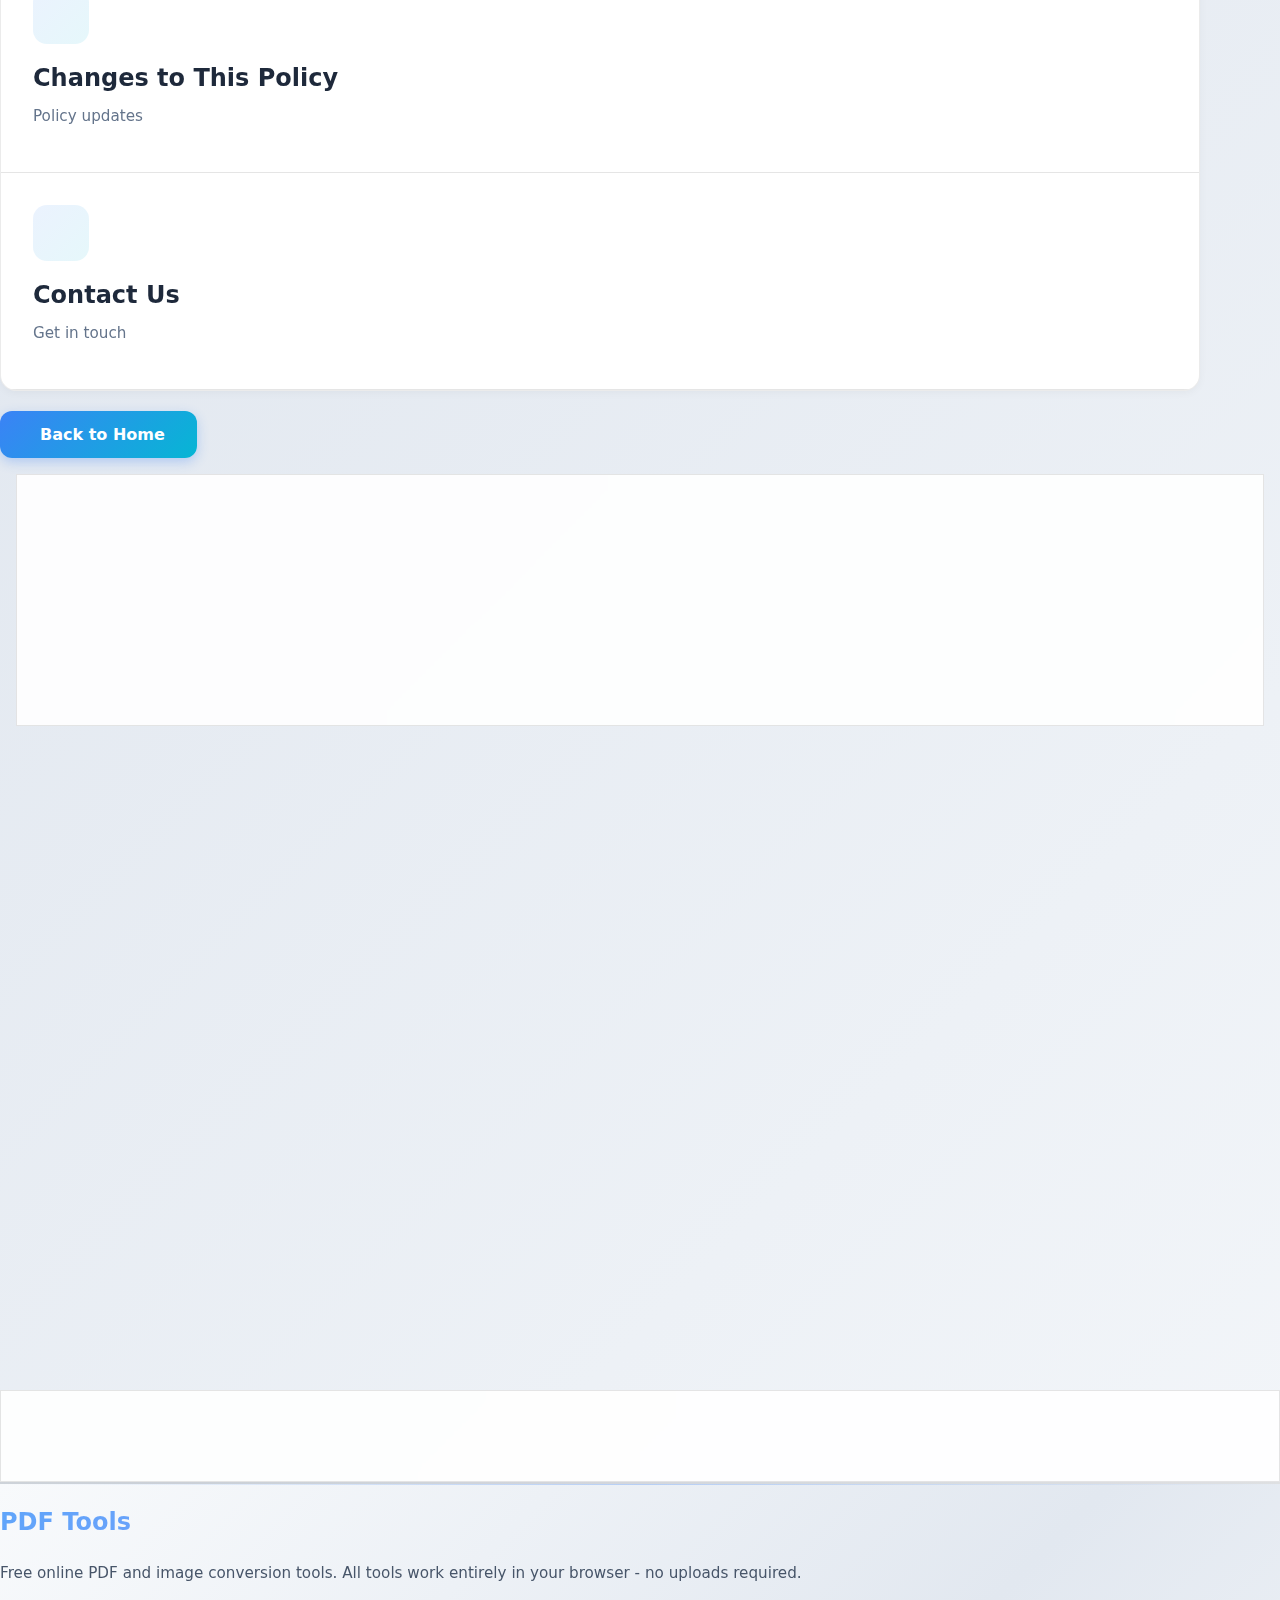
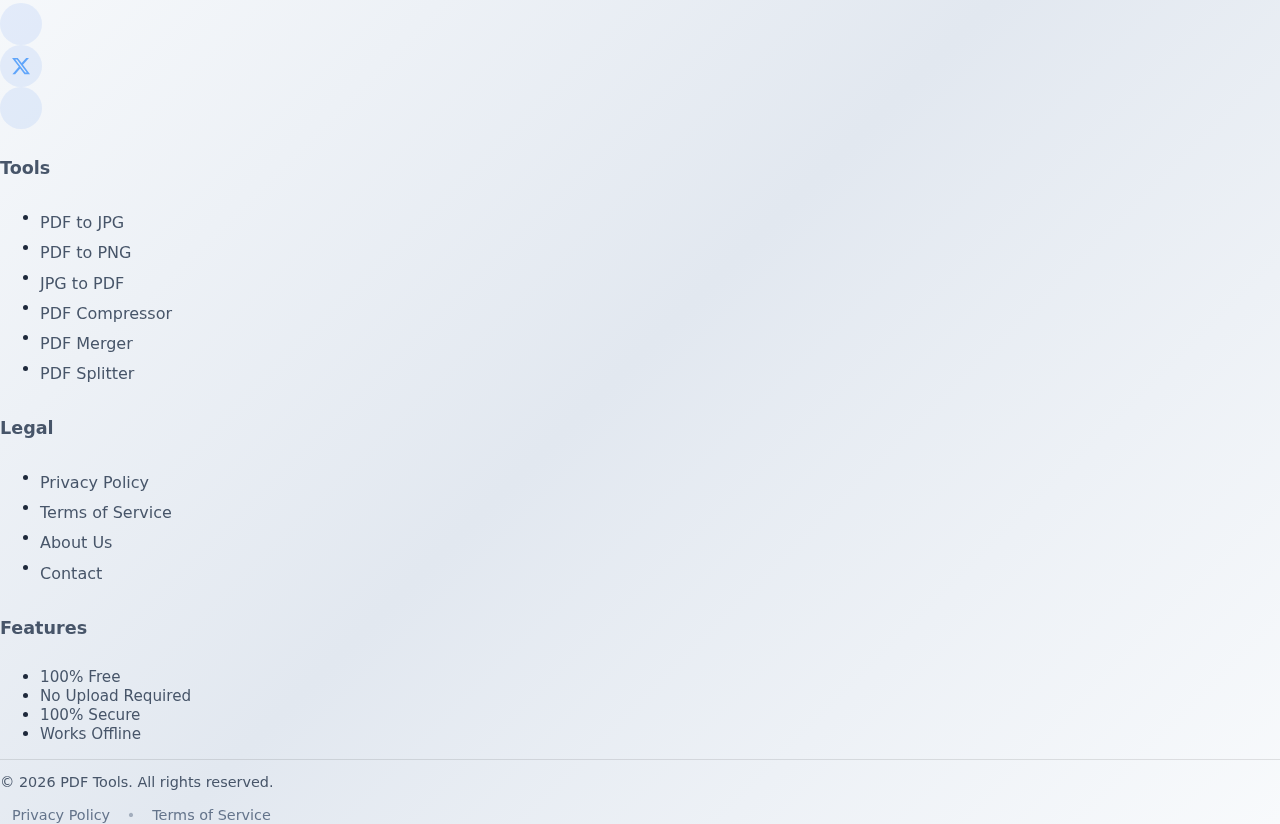
<file: privacy-policy.html>
<!DOCTYPE html>
<html lang="en" dir="ltr">
<head>
  <meta charset="UTF-8">
  <meta name="viewport" content="width=device-width, initial-scale=1.0, maximum-scale=5.0, user-scalable=yes">
  <title>Privacy Policy - PDF Tools</title>
  <meta name="title" content="Privacy Policy - PDF Tools">
  <meta name="description" content="Privacy Policy for PDF Tools - Learn how we protect your privacy and handle your data. All processing happens locally in your browser. No file uploads, complete privacy.">
  <meta name="keywords" content="pdf tools privacy policy, pdf converter privacy, online pdf tools privacy, data protection">
  <meta name="robots" content="index, follow">
  <meta name="author" content="PDF Tools">
  <meta name="language" content="English">
  <link rel="canonical" href="https://www.pdf-to-jpg-tool.com/privacy-policy.html">
  <link rel="icon" type="image/svg+xml" href="favicon.svg">
  <meta name="theme-color" content="#0f172a">
  
  <!-- PWA Manifest -->
  <link rel="manifest" href="manifest.json">
  
  <!-- Open Graph / Facebook -->
  <meta property="og:type" content="website">
  <meta property="og:url" content="https://www.pdf-to-jpg-tool.com/privacy-policy.html">
  <meta property="og:title" content="Privacy Policy - PDF Tools">
  <meta property="og:description" content="Privacy Policy for PDF Tools - Learn how we protect your privacy and handle your data. All processing happens locally in your browser.">
  <meta property="og:image" content="https://www.pdf-to-jpg-tool.com/preview.jpg">
  <meta property="og:site_name" content="PDF Tools">
  <meta property="og:locale" content="en_US">
  
  <!-- Twitter Card -->
  <meta name="twitter:card" content="summary_large_image">
  <meta name="twitter:url" content="https://www.pdf-to-jpg-tool.com/privacy-policy.html">
  <meta name="twitter:title" content="Privacy Policy - PDF Tools">
  <meta name="twitter:description" content="Privacy Policy for PDF Tools - Learn how we protect your privacy and handle your data. All processing happens locally in your browser.">
  <meta name="twitter:image" content="https://www.pdf-to-jpg-tool.com/preview.jpg">
  <meta name="twitter:creator" content="@allanpedernal">
  
  <!-- Shared Styles -->
  <link rel="stylesheet" href="shared/styles.css">
  
  <!-- Bootstrap 5 CSS -->
  <link href="https://cdn.jsdelivr.net/npm/bootstrap@5.3.2/dist/css/bootstrap.min.css" rel="stylesheet" integrity="sha384-T3c6CoIi6uLrA9TneNEoa7RxnatzjcDSCmG1MXxSR1GAsXEV/Dwwykc2MPK8M2HN" crossorigin="anonymous">
  
  <!-- Bootstrap Icons -->
  <link rel="stylesheet" href="https://cdn.jsdelivr.net/npm/bootstrap-icons@1.11.2/font/bootstrap-icons.css">
  
  <!-- Main Stylesheet -->
  <link rel="stylesheet" href="style.css">

  <style>
    @media (max-width: 991.98px) {
      #main-content {
        padding-top: 0px !important;
        }
    }
  </style>
  
  <!-- Google AdSense Script -->
  <script async src="https://pagead2.googlesyndication.com/pagead/js/adsbygoogle.js?client=ca-pub-2042221703015293" crossorigin="anonymous"></script>
  
  <!-- PWA Service Worker Registration -->
  <script src="shared/pwa.js"></script>
</head>
<body class="bg-gradient-to-br from-slate-900 via-slate-800 to-slate-900 text-slate-50 min-h-screen" style="background: linear-gradient(135deg, #f8fafc 0%, #e2e8f0 50%, #f8fafc 100%);">

  <!-- Main Container - Bootstrap Grid Layout -->
  <div class="container-fluid px-0">
    <div class="row g-0 min-vh-100">
      
      <!-- Left Ad Sidebar (Desktop Only) -->
      <aside id="left-ad" class="d-none d-lg-block col-lg-2 position-sticky" style="top: 0; height: 100vh; overflow-y: auto; padding: 1rem;">
        <div class="card border-0 shadow-sm">
          <div class="card-body d-flex align-items-center justify-content-center" style="min-height: 250px;">
            <!-- Google AdSense Left Sidebar -->
            <ins class="adsbygoogle"
                 style="display:block; min-width: 160px; width: 100%;"
             data-ad-client="ca-pub-2042221703015293"
                 data-ad-slot="9174709096"
                 data-ad-format="auto"
                 data-full-width-responsive="true"></ins>
          </div>
        </div>
      </aside>

      <!-- Main Content Area -->
      <main id="main-content" class="col-12 col-lg-8 px-3 px-sm-4 px-lg-4 pt-4">
        <!-- Privacy Policy Content -->
        <div class="w-100 py-3" style="max-width: 1200px;">
          <!-- Header Section -->
          <header class="privacy-header text-center mb-5">
            <div class="container">
              <div class="header-icon">
                <i class="bi bi-shield-lock-fill"></i>
              </div>
              <h1 class="mb-4" style="font-size: 3.5rem; font-weight: 800;">Privacy Policy</h1>
              <p class="fs-4 mb-3" style="color: var(--text-primary); font-weight: 500; line-height: 1.6;">Your privacy is our top priority</p>
              <p class="fs-6 mb-0" style="color: var(--text-secondary); font-weight: 400;">
                <i class="bi bi-calendar3 me-2"></i> Last Updated: December 2024
              </p>
            </div>
          </header>
          
          <!-- Privacy Policy Content -->
          <div class="container mt-5">
            <div class="row">
              <!-- Table of Contents -->
              <div class="col-lg-3 d-none d-lg-block">
                <div class="toc-card">
                  <h5 class="fw-bold mb-3" style="color: var(--text-primary);">Table of Contents</h5>
                  <nav>
                    <a href="#information-we-collect" class="toc-link" data-section="information-we-collect">
                      <i class="bi bi-circle-fill"></i> Information We Collect
                    </a>
                    <a href="#how-we-use" class="toc-link" data-section="how-we-use">
                      <i class="bi bi-circle-fill"></i> How We Use Information
                    </a>
                    <a href="#data-security" class="toc-link" data-section="data-security">
                      <i class="bi bi-circle-fill"></i> Data Security
                    </a>
                    <a href="#your-rights" class="toc-link" data-section="your-rights">
                      <i class="bi bi-circle-fill"></i> Your Rights
                    </a>
                    <a href="#cookies" class="toc-link" data-section="cookies">
                      <i class="bi bi-circle-fill"></i> Cookies
                    </a>
                    <a href="#third-party" class="toc-link" data-section="third-party">
                      <i class="bi bi-circle-fill"></i> Third-Party Services
                    </a>
                    <a href="#changes" class="toc-link" data-section="changes">
                      <i class="bi bi-circle-fill"></i> Changes to Policy
                    </a>
                    <a href="#contact" class="toc-link" data-section="contact">
                      <i class="bi bi-circle-fill"></i> Contact Us
                    </a>
                  </nav>
                </div>
              </div>
              
              <!-- Privacy Policy Content -->
              <div class="col-lg-9">
                <div class="privacy-card">
                  <!-- Information We Collect -->
                  <div class="section-header active" onclick="toggleSection(this)" data-section="information-we-collect" id="information-we-collect">
                    <div class="d-flex align-items-center">
                      <div class="section-icon">
                        <i class="bi bi-database-fill"></i>
                      </div>
                      <div class="flex-grow-1">
                        <h2 class="mb-1">Information We Collect</h2>
                        <p class="small mb-0" style="color: var(--text-secondary);">What data we gather and why</p>
                      </div>
                      <i class="bi bi-chevron-down section-toggle"></i>
                    </div>
                  </div>
                  <div class="section-content expanded">
                    <p>We are committed to protecting your privacy. Our PDF and image conversion tools operate entirely in your web browser, which means:</p>
                    <ul class="list-unstyled">
                      <li class="privacy-list-item">No files are uploaded to our servers</li>
                      <li class="privacy-list-item">All processing happens locally on your device</li>
                      <li class="privacy-list-item">We do not collect, store, or access your files</li>
                      <li class="privacy-list-item">We do not track your file contents or conversion activities</li>
                    </ul>
                    <p>We only collect minimal information necessary for website functionality:</p>
                    <ul class="list-unstyled">
                      <li class="privacy-list-item"><strong>Usage Analytics:</strong> We use Google Analytics to understand how visitors use our website (pages viewed, time spent, etc.). This data is anonymized and cannot identify you personally.</li>
                      <li class="privacy-list-item"><strong>Browser Information:</strong> We may collect basic browser and device information (browser type, screen resolution) to optimize the user experience.</li>
                      <li class="privacy-list-item"><strong>Theme Preference:</strong> Your theme preference (light/dark mode) is stored locally in your browser and is not transmitted to our servers.</li>
                    </ul>
                  </div>
                  
                  <!-- How We Use Information -->
                  <div class="section-header" onclick="toggleSection(this)" data-section="how-we-use" id="how-we-use">
                    <div class="d-flex align-items-center">
                      <div class="section-icon">
                        <i class="bi bi-gear-fill"></i>
                      </div>
                      <div class="flex-grow-1">
                        <h2 class="mb-1">How We Use Information</h2>
                        <p class="small mb-0" style="color: var(--text-secondary);">Purpose of data collection</p>
                      </div>
                      <i class="bi bi-chevron-down section-toggle"></i>
                    </div>
                  </div>
                  <div class="section-content">
                    <p>The minimal information we collect is used solely for:</p>
                    <ul class="list-unstyled">
                      <li class="privacy-list-item">Improving website performance and user experience</li>
                      <li class="privacy-list-item">Understanding which tools are most popular</li>
                      <li class="privacy-list-item">Fixing bugs and technical issues</li>
                      <li class="privacy-list-item">Ensuring website security</li>
                    </ul>
                    <div class="highlight-box">
                      <h4 class="fw-bold mb-2">We Never:</h4>
                      <ul class="list-unstyled mb-0">
                        <li class="privacy-list-item">Sell your data to third parties</li>
                        <li class="privacy-list-item">Use your data for advertising purposes (except standard AdSense ads)</li>
                        <li class="privacy-list-item">Share your personal information</li>
                        <li class="privacy-list-item">Access or store your files</li>
                      </ul>
                    </div>
                  </div>
                  
                  <!-- Data Security -->
                  <div class="section-header" onclick="toggleSection(this)" data-section="data-security" id="data-security">
                    <div class="d-flex align-items-center">
                      <div class="section-icon">
                        <i class="bi bi-shield-lock-fill"></i>
                      </div>
                      <div class="flex-grow-1">
                        <h2 class="mb-1">Data Security</h2>
                        <p class="small mb-0" style="color: var(--text-secondary);">How we protect your information</p>
                      </div>
                      <i class="bi bi-chevron-down section-toggle"></i>
                    </div>
                  </div>
                  <div class="section-content">
                    <p>Your privacy and security are our top priorities:</p>
                    <ul class="list-unstyled">
                      <li class="privacy-list-item"><strong>Local Processing:</strong> All file conversions happen entirely in your browser using JavaScript. Your files never leave your device.</li>
                      <li class="privacy-list-item"><strong>No Server Uploads:</strong> We don't have servers that receive or store your files. This eliminates the risk of data breaches or unauthorized access.</li>
                      <li class="privacy-list-item"><strong>HTTPS Encryption:</strong> Our website uses SSL/TLS encryption to protect data in transit.</li>
                      <li class="privacy-list-item"><strong>No Account Required:</strong> You can use all our tools without creating an account or providing personal information.</li>
                    </ul>
                    <div class="info-box">
                      <p class="mb-0"><strong>Note:</strong> Since all processing happens locally, your files are as secure as your own device. We recommend keeping your device and browser updated for optimal security.</p>
                    </div>
                  </div>
                  
                  <!-- Your Rights -->
                  <div class="section-header" onclick="toggleSection(this)" data-section="your-rights" id="your-rights">
                    <div class="d-flex align-items-center">
                      <div class="section-icon">
                        <i class="bi bi-person-check-fill"></i>
                      </div>
                      <div class="flex-grow-1">
                        <h2 class="mb-1">Your Rights</h2>
                        <p class="small mb-0" style="color: var(--text-secondary);">Control over your data</p>
                      </div>
                      <i class="bi bi-chevron-down section-toggle"></i>
                    </div>
                  </div>
                  <div class="section-content">
                    <p>You have the following rights regarding your data:</p>
                    <ul class="list-unstyled">
                      <li class="privacy-list-item"><strong>Right to Access:</strong> You can request information about what data we collect (minimal as it is).</li>
                      <li class="privacy-list-item"><strong>Right to Deletion:</strong> Since we don't store your files, there's nothing to delete. Analytics data is automatically anonymized.</li>
                      <li class="privacy-list-item"><strong>Right to Opt-Out:</strong> You can disable JavaScript to prevent analytics, though this will also disable our tools.</li>
                      <li class="privacy-list-item"><strong>Browser Controls:</strong> You can control cookies and local storage through your browser settings.</li>
                    </ul>
                    <p>To exercise any of these rights, please contact us using the information provided in the "Contact Us" section below.</p>
                  </div>
                  
                  <!-- Cookies -->
                  <div class="section-header" onclick="toggleSection(this)" data-section="cookies" id="cookies">
                    <div class="d-flex align-items-center">
                      <div class="section-icon">
                        <i class="bi bi-cookie"></i>
                      </div>
                      <div class="flex-grow-1">
                        <h2 class="mb-1">Cookies</h2>
                        <p class="small mb-0" style="color: var(--text-secondary);">How we use cookies</p>
                      </div>
                      <i class="bi bi-chevron-down section-toggle"></i>
                    </div>
                  </div>
                  <div class="section-content">
                    <p>We use cookies and similar technologies for the following purposes:</p>
                    <ul class="list-unstyled">
                      <li class="privacy-list-item"><strong>Essential Cookies:</strong> Required for website functionality (theme preference stored in localStorage).</li>
                      <li class="privacy-list-item"><strong>Analytics Cookies:</strong> Google Analytics cookies to understand website usage (anonymized data).</li>
                      <li class="privacy-list-item"><strong>Advertising Cookies:</strong> Google AdSense cookies to show relevant ads (standard practice for ad-supported websites).</li>
                    </ul>
                    <p>You can control cookies through your browser settings. Note that disabling cookies may affect website functionality.</p>
                  </div>
                  
                  <!-- Third-Party Services -->
                  <div class="section-header" onclick="toggleSection(this)" data-section="third-party" id="third-party">
                    <div class="d-flex align-items-center">
                      <div class="section-icon">
                        <i class="bi bi-box-arrow-up-right"></i>
                      </div>
                      <div class="flex-grow-1">
                        <h2 class="mb-1">Third-Party Services</h2>
                        <p class="small mb-0" style="color: var(--text-secondary);">External services we use</p>
                      </div>
                      <i class="bi bi-chevron-down section-toggle"></i>
                    </div>
                  </div>
                  <div class="section-content">
                    <p>We use the following third-party services:</p>
                    <ul class="list-unstyled">
                      <li class="privacy-list-item"><strong>Google Analytics:</strong> Website analytics (anonymized data collection). <a href="https://policies.google.com/privacy" class="privacy-link" target="_blank" rel="noopener">Google Privacy Policy</a></li>
                      <li class="privacy-list-item"><strong>Google AdSense:</strong> Display advertising. <a href="https://policies.google.com/privacy" class="privacy-link" target="_blank" rel="noopener">Google Privacy Policy</a></li>
                      <li class="privacy-list-item"><strong>CDN Services:</strong> We use content delivery networks (jsDelivr, cdnjs) to load JavaScript libraries. These services may collect standard web server logs.</li>
                    </ul>
                    <div class="warning-box">
                      <p class="mb-0"><strong>Important:</strong> These third-party services have their own privacy policies. We encourage you to review them.</p>
                    </div>
                  </div>
                  
                  <!-- Changes to Policy -->
                  <div class="section-header" onclick="toggleSection(this)" data-section="changes" id="changes">
                    <div class="d-flex align-items-center">
                      <div class="section-icon">
                        <i class="bi bi-clock-history"></i>
                      </div>
                      <div class="flex-grow-1">
                        <h2 class="mb-1">Changes to This Policy</h2>
                        <p class="small mb-0" style="color: var(--text-secondary);">Policy updates</p>
                      </div>
                      <i class="bi bi-chevron-down section-toggle"></i>
                    </div>
                  </div>
                  <div class="section-content">
                    <p>We may update this Privacy Policy from time to time. We will notify you of any changes by:</p>
                    <ul class="list-unstyled">
                      <li class="privacy-list-item">Updating the "Last Updated" date at the top of this page</li>
                      <li class="privacy-list-item">Posting the new Privacy Policy on this page</li>
                    </ul>
                    <p>You are advised to review this Privacy Policy periodically for any changes. Changes to this Privacy Policy are effective when they are posted on this page.</p>
                  </div>
                  
                  <!-- Contact Us -->
                  <div class="section-header" onclick="toggleSection(this)" data-section="contact" id="contact">
                    <div class="d-flex align-items-center">
                      <div class="section-icon">
                        <i class="bi bi-envelope-fill"></i>
                      </div>
                      <div class="flex-grow-1">
                        <h2 class="mb-1">Contact Us</h2>
                        <p class="small mb-0" style="color: var(--text-secondary);">Get in touch</p>
                      </div>
                      <i class="bi bi-chevron-down section-toggle"></i>
                    </div>
                  </div>
                  <div class="section-content">
                    <p>If you have any questions about this Privacy Policy, please contact us:</p>
                    <ul class="list-unstyled">
                      <li class="privacy-list-item">Visit our <a href="/contact.html" class="privacy-link">Contact Page</a></li>
                      <li class="privacy-list-item">Email us through the contact form on our website</li>
                    </ul>
                    <div class="highlight-box">
                      <p class="mb-0"><strong>Response Time:</strong> We aim to respond to all privacy-related inquiries within 48 hours.</p>
                    </div>
                  </div>
                </div>
                
                <!-- Back to Home Button -->
                <div class="text-center mt-4">
                  <a href="/" class="back-btn">
                    <i class="bi bi-arrow-left"></i> Back to Home
                  </a>
                </div>
              </div>
            </div>
          </div>
        </div>
      </main>

      <!-- Right Ad Sidebar (Desktop Only) -->
      <aside id="right-ad" class="d-none d-lg-block col-lg-2 position-sticky" style="top: 0; height: 100vh; overflow-y: auto; padding: 1rem;">
        <div class="card border-0 shadow-sm">
          <div class="card-body d-flex align-items-center justify-content-center" style="min-height: 250px;">
            <!-- Google AdSense Right Sidebar -->
            <ins class="adsbygoogle"
                 style="display:block; min-width: 160px; width: 100%;"
             data-ad-client="ca-pub-2042221703015293"
                 data-ad-slot="9174709096"
                 data-ad-format="auto"
                 data-full-width-responsive="true"></ins>
          </div>
        </div>
      </aside>
      
      <!-- Bottom Ad Banner (Mobile & Desktop) -->
      <div class="col-12 mt-auto">
        <div class="card border-0 shadow-sm m-2 m-lg-3">
          <div class="card-body text-center py-3 py-lg-4">
            <!-- Google AdSense Bottom Banner -->
            <ins class="adsbygoogle"
                 style="display:block; width: 100%; min-height: 90px;"
         data-ad-client="ca-pub-2042221703015293"
         data-ad-slot="9174709096"
         data-ad-format="auto"
         data-full-width-responsive="true"></ins>
          </div>
        </div>
      </div>
    </div>
  </div>

  <!-- jQuery (required for Toastr) -->
  <script src="https://code.jquery.com/jquery-3.7.1.min.js" integrity="sha256-/JqT3SQfawRcv/BIHPThkBvs0OEvtFFmqPF/lYI/Cxo=" crossorigin="anonymous"></script>
  
  <!-- Bootstrap 5 JS Bundle -->
  <script src="https://cdn.jsdelivr.net/npm/bootstrap@5.3.2/dist/js/bootstrap.bundle.min.js" integrity="sha384-C6RzsynM9kWDrMNeT87bh95OGNyZPhcTNXj1NW7RuBCsyN/o0jlpcV8Qyq46cDfL" crossorigin="anonymous"></script>
  
  <!-- Theme Initialization -->
  <script>
    // Apply theme function (read-only, syncs with index.html)
    function applyTheme(theme) {
      document.documentElement.setAttribute('data-theme', theme);
    }
    
    // Initialize theme from localStorage (set by index.html)
    function initTheme() {
      // Read theme from localStorage (same key used by index.html)
      const savedTheme = localStorage.getItem('theme') || 'light';
      applyTheme(savedTheme);
      
      // Listen for theme changes from other tabs/pages
      window.addEventListener('storage', (e) => {
        if (e.key === 'theme') {
          applyTheme(e.newValue || 'light');
        }
      });
      
      // Also check periodically in case localStorage was updated in same tab
      // (storage event only fires in other tabs)
      setInterval(() => {
        const currentTheme = document.documentElement.getAttribute('data-theme') || 'light';
        const savedTheme = localStorage.getItem('theme') || 'light';
        if (currentTheme !== savedTheme) {
          applyTheme(savedTheme);
        }
      }, 500);
    }
    
    // Initialize theme on page load
    initTheme();
  </script>
  
  <!-- Initialize Google AdSense - Wait for script to load -->
  <script>
    // Track if ads have been initialized to prevent duplicate pushes
    let adsInitialized = false;
    
    // Initialize ads when AdSense script is ready
    function initAdSense() {
      if (adsInitialized) return; // Prevent multiple initializations
      
      if (typeof adsbygoogle !== 'undefined') {
        // Find all ad slots and initialize them only once
        const adSlots = document.querySelectorAll('.adsbygoogle:not([data-ads-initialized])');
        adSlots.forEach(slot => {
          try {
            (adsbygoogle = window.adsbygoogle || []).push({});
            slot.setAttribute('data-ads-initialized', 'true');
          } catch (e) {
            console.warn('AdSense initialization error:', e);
          }
        });
        adsInitialized = true;
      } else {
        // Retry if AdSense script hasn't loaded yet
        setTimeout(initAdSense, 100);
      }
    }
    
    // Delay ad initialization on mobile for better performance
    const isMobileAdInit = /Android|webOS|iPhone|iPad|iPod|BlackBerry|IEMobile|Opera Mini/i.test(navigator.userAgent) || window.innerWidth < 768;
    
    if (isMobileAdInit) {
      // On mobile: wait longer before initializing ads
      window.addEventListener('load', () => {
        setTimeout(() => {
          if (document.readyState === 'complete') {
            initAdSense();
          } else {
            document.addEventListener('DOMContentLoaded', initAdSense);
          }
        }, 1500);
      });
    } else {
      // Desktop: initialize after DOM is ready
      if (document.readyState === 'loading') {
        document.addEventListener('DOMContentLoaded', initAdSense);
      } else {
        initAdSense();
      }
    }
  </script>
  
  <!-- Privacy Policy Page Scripts -->
  <script>
    function toggleSection(header) {
      const content = header.nextElementSibling;
      const isExpanded = content.classList.contains('expanded');
      
      // Close all sections
      document.querySelectorAll('.section-content').forEach(section => {
        section.classList.remove('expanded');
      });
      document.querySelectorAll('.section-header').forEach(h => {
        h.classList.remove('active');
      });
      
      // Toggle clicked section
      if (!isExpanded) {
        content.classList.add('expanded');
        header.classList.add('active');
      }
    }
    
    // Update active TOC link on scroll
    function updateTOCActive() {
      const sections = document.querySelectorAll('.section-header');
      const tocLinks = document.querySelectorAll('.toc-link');
      
      sections.forEach((section, index) => {
        const rect = section.getBoundingClientRect();
        if (rect.top <= 100 && rect.bottom >= 100) {
          tocLinks.forEach(link => link.classList.remove('active'));
          if (tocLinks[index]) {
            tocLinks[index].classList.add('active');
          }
        }
      });
    }
    
    window.addEventListener('scroll', updateTOCActive);
    
    // TOC link clicks
    document.querySelectorAll('.toc-link').forEach(link => {
      link.addEventListener('click', function(e) {
        e.preventDefault();
        const href = this.getAttribute('href');
        if (href) {
          const target = document.querySelector(href);
          if (target) {
            target.scrollIntoView({ behavior: 'smooth', block: 'start' });
            // Expand the section
            toggleSection(target);
          }
        }
      });
    });
    
    document.addEventListener('DOMContentLoaded', function() {
      const firstSection = document.querySelector('.privacy-card .section-header.active');
      if (firstSection) {
        toggleSection(firstSection);
      }
      updateTOCActive();
    });
  </script>

  <!-- Footer -->
  <footer class="mt-2 footer-theme" style="position: relative; overflow: hidden;">
    <!-- Decorative gradient overlay -->
    <div class="footer-gradient-line" style="position: absolute; top: 0; left: 0; right: 0; height: 1px;"></div>
    
    <div class="container-fluid px-4 px-lg-5 py-5 position-relative">
      <div class="row g-4 g-lg-5">
        <!-- Brand Column -->
        <div class="col-12 col-md-6 col-lg-3">
          <div class="mb-4">
            <h3 class="text-gradient fw-bold mb-3" style="font-size: 1.5rem; background: linear-gradient(135deg, #60a5fa, #a78bfa); -webkit-background-clip: text; -webkit-text-fill-color: transparent; background-clip: text;">
              <i class="bi bi-file-earmark-pdf-fill me-2"></i>PDF Tools
            </h3>
            <p class="footer-text-light mb-3" style="line-height: 1.8; font-size: 0.95rem;">
              Free online PDF and image conversion tools. All tools work entirely in your browser - no uploads required.
            </p>
            <div class="d-flex gap-3">
              <a href="#" class="footer-icon-link" style="width: 42px; height: 42px; border-radius: 50%; background: rgba(59, 130, 246, 0.1); display: flex; align-items: center; justify-content: center; color: #60a5fa; text-decoration: none; transition: all 0.3s cubic-bezier(0.4, 0, 0.2, 1);">
                <i class="bi bi-github" style="font-size: 1.2rem; transition: transform 0.3s ease;"></i>
              </a>
              <a href="https://x.com/" target="_blank" rel="noopener noreferrer" class="footer-icon-link" style="width: 42px; height: 42px; border-radius: 50%; background: rgba(59, 130, 246, 0.1); display: flex; align-items: center; justify-content: center; color: #60a5fa; text-decoration: none; transition: all 0.3s cubic-bezier(0.4, 0, 0.2, 1);">
                <svg width="20" height="20" viewBox="0 0 24 24" fill="currentColor" style="transition: transform 0.3s ease;">
                  <path d="M18.244 2.25h3.308l-7.227 8.26 8.502 11.24H16.17l-5.214-6.817L4.99 21.75H1.68l7.73-8.835L1.254 2.25H8.08l4.713 6.231zm-1.161 17.52h1.833L7.084 4.126H5.117z"/>
                </svg>
              </a>
              <a href="https://www.facebook.com/PDFtoJPGandVATools" target="_blank" rel="noopener noreferrer" class="footer-icon-link" style="width: 42px; height: 42px; border-radius: 50%; background: rgba(59, 130, 246, 0.1); display: flex; align-items: center; justify-content: center; color: #60a5fa; text-decoration: none; transition: all 0.3s cubic-bezier(0.4, 0, 0.2, 1);">
                <i class="bi bi-facebook" style="font-size: 1.2rem; transition: transform 0.3s ease;"></i>
              </a>
            </div>
          </div>
        </div>

        <!-- Tools Column -->
        <div class="col-12 col-md-6 col-lg-3">
          <h5 class="footer-text-light fw-bold mb-4 d-flex align-items-center" style="font-size: 1.1rem;">
            <i class="bi bi-tools text-primary me-2"></i>Tools
          </h5>
          <ul class="list-unstyled mb-0">
            <li class="mb-3">
              <a href="/" class="footer-link footer-text-light" style="text-decoration: none; display: flex; align-items: center; transition: all 0.3s cubic-bezier(0.4, 0, 0.2, 1); padding: 0.35rem 0;">
                <i class="bi bi-arrow-right-circle me-2 footer-link-icon" style="font-size: 0.85rem; opacity: 0; transition: all 0.3s ease; transform: translateX(-5px);"></i>
                <span>PDF to JPG</span>
              </a>
            </li>
            <li class="mb-3">
              <a href="#" onclick="if(typeof switchTool === 'function') { switchTool('pdf-to-png'); return false; } else { window.location.href='/'; return false; }" class="footer-link footer-text-light" style="text-decoration: none; display: flex; align-items: center; transition: all 0.3s cubic-bezier(0.4, 0, 0.2, 1); padding: 0.35rem 0;">
                <i class="bi bi-arrow-right-circle me-2 footer-link-icon" style="font-size: 0.85rem; opacity: 0; transition: all 0.3s ease; transform: translateX(-5px);"></i>
                <span>PDF to PNG</span>
              </a>
            </li>
            <li class="mb-3">
              <a href="/" class="footer-link footer-text-light" style="text-decoration: none; display: flex; align-items: center; transition: all 0.3s cubic-bezier(0.4, 0, 0.2, 1); padding: 0.35rem 0;">
                <i class="bi bi-arrow-right-circle me-2 footer-link-icon" style="font-size: 0.85rem; opacity: 0; transition: all 0.3s ease; transform: translateX(-5px);"></i>
                <span>JPG to PDF</span>
              </a>
            </li>
            <li class="mb-3">
              <a href="/" class="footer-link footer-text-light" style="text-decoration: none; display: flex; align-items: center; transition: all 0.3s cubic-bezier(0.4, 0, 0.2, 1); padding: 0.35rem 0;">
                <i class="bi bi-arrow-right-circle me-2 footer-link-icon" style="font-size: 0.85rem; opacity: 0; transition: all 0.3s ease; transform: translateX(-5px);"></i>
                <span>PDF Compressor</span>
              </a>
            </li>
            <li class="mb-3">
              <a href="/" class="footer-link footer-text-light" style="text-decoration: none; display: flex; align-items: center; transition: all 0.3s cubic-bezier(0.4, 0, 0.2, 1); padding: 0.35rem 0;">
                <i class="bi bi-arrow-right-circle me-2 footer-link-icon" style="font-size: 0.85rem; opacity: 0; transition: all 0.3s ease; transform: translateX(-5px);"></i>
                <span>PDF Merger</span>
              </a>
            </li>
            <li class="mb-3">
              <a href="/" class="footer-link footer-text-light" style="text-decoration: none; display: flex; align-items: center; transition: all 0.3s cubic-bezier(0.4, 0, 0.2, 1); padding: 0.35rem 0;">
                <i class="bi bi-arrow-right-circle me-2 footer-link-icon" style="font-size: 0.85rem; opacity: 0; transition: all 0.3s ease; transform: translateX(-5px);"></i>
                <span>PDF Splitter</span>
              </a>
            </li>
          </ul>
        </div>

        <!-- Legal Column -->
        <div class="col-12 col-md-6 col-lg-3">
          <h5 class="footer-text-light fw-bold mb-4 d-flex align-items-center" style="font-size: 1.1rem;">
            <i class="bi bi-shield-check text-primary me-2"></i>Legal
          </h5>
          <ul class="list-unstyled mb-0">
            <li class="mb-3">
              <a href="/privacy-policy.html" class="footer-link footer-text-light" style="text-decoration: none; display: flex; align-items: center; transition: all 0.3s cubic-bezier(0.4, 0, 0.2, 1); padding: 0.35rem 0;">
                <i class="bi bi-arrow-right-circle me-2 footer-link-icon" style="font-size: 0.85rem; opacity: 0; transition: all 0.3s ease; transform: translateX(-5px);"></i>
                <span>Privacy Policy</span>
              </a>
            </li>
            <li class="mb-3">
              <a href="/terms-of-service.html" class="footer-link footer-text-light" style="text-decoration: none; display: flex; align-items: center; transition: all 0.3s cubic-bezier(0.4, 0, 0.2, 1); padding: 0.35rem 0;">
                <i class="bi bi-arrow-right-circle me-2 footer-link-icon" style="font-size: 0.85rem; opacity: 0; transition: all 0.3s ease; transform: translateX(-5px);"></i>
                <span>Terms of Service</span>
              </a>
            </li>
            <li class="mb-3">
              <a href="/about.html" class="footer-link footer-text-light" style="text-decoration: none; display: flex; align-items: center; transition: all 0.3s cubic-bezier(0.4, 0, 0.2, 1); padding: 0.35rem 0;">
                <i class="bi bi-arrow-right-circle me-2 footer-link-icon" style="font-size: 0.85rem; opacity: 0; transition: all 0.3s ease; transform: translateX(-5px);"></i>
                <span>About Us</span>
              </a>
            </li>
            <li class="mb-3">
              <a href="/contact.html" class="footer-link footer-text-light" style="text-decoration: none; display: flex; align-items: center; transition: all 0.3s cubic-bezier(0.4, 0, 0.2, 1); padding: 0.35rem 0;">
                <i class="bi bi-arrow-right-circle me-2 footer-link-icon" style="font-size: 0.85rem; opacity: 0; transition: all 0.3s ease; transform: translateX(-5px);"></i>
                <span>Contact</span>
              </a>
            </li>
          </ul>
        </div>

        <!-- Features Column -->
        <div class="col-12 col-md-6 col-lg-3">
          <h5 class="footer-text-light fw-bold mb-4 d-flex align-items-center" style="font-size: 1.1rem;">
            <i class="bi bi-star-fill text-primary me-2"></i>Features
          </h5>
          <ul class="list-unstyled mb-0">
            <li class="mb-3 d-flex align-items-center footer-feature-item" style="transition: all 0.3s cubic-bezier(0.4, 0, 0.2, 1); cursor: default;">
              <i class="bi bi-check-circle-fill text-success me-2" style="font-size: 1rem; transition: transform 0.3s ease;"></i>
              <span class="footer-text-light" style="font-size: 0.95rem;">100% Free</span>
            </li>
            <li class="mb-3 d-flex align-items-center footer-feature-item" style="transition: all 0.3s cubic-bezier(0.4, 0, 0.2, 1); cursor: default;">
              <i class="bi bi-cloud-upload text-info me-2" style="font-size: 1rem; transition: transform 0.3s ease;"></i>
              <span class="footer-text-light" style="font-size: 0.95rem;">No Upload Required</span>
            </li>
            <li class="mb-3 d-flex align-items-center footer-feature-item" style="transition: all 0.3s cubic-bezier(0.4, 0, 0.2, 1); cursor: default;">
              <i class="bi bi-shield-lock-fill text-warning me-2" style="font-size: 1rem; transition: transform 0.3s ease;"></i>
              <span class="footer-text-light" style="font-size: 0.95rem;">100% Secure</span>
            </li>
            <li class="mb-3 d-flex align-items-center footer-feature-item" style="transition: all 0.3s cubic-bezier(0.4, 0, 0.2, 1); cursor: default;">
              <i class="bi bi-wifi-off text-danger me-2" style="font-size: 1rem; transition: transform 0.3s ease;"></i>
              <span class="footer-text-light" style="font-size: 0.95rem;">Works Offline</span>
            </li>
          </ul>
        </div>
      </div>

      <!-- Bottom Bar -->
      <div class="row mt-5 pt-4 footer-border-top">
        <div class="col-12">
          <div class="d-flex flex-column flex-md-row justify-content-between align-items-center gap-3">
            <p class="footer-text-light mb-0 small" style="font-size: 0.9rem;">
              &copy; <span id="current-year-footer">2024</span> PDF Tools. All rights reserved.
            </p>
            <div class="d-flex gap-3 flex-wrap justify-content-center">
              <a href="/privacy-policy.html" class="footer-bottom-link footer-text-secondary" style="text-decoration: none; font-size: 0.9rem; transition: all 0.3s cubic-bezier(0.4, 0, 0.2, 1); padding: 0.35rem 0.75rem; border-radius: 6px;">
                Privacy Policy
              </a>
              <span class="footer-text-secondary" style="font-size: 0.9rem; opacity: 0.5;">•</span>
              <a href="/terms-of-service.html" class="footer-bottom-link footer-text-secondary" style="text-decoration: none; font-size: 0.9rem; transition: all 0.3s cubic-bezier(0.4, 0, 0.2, 1); padding: 0.35rem 0.75rem; border-radius: 6px;">
                Terms of Service
              </a>
            </div>
          </div>
        </div>
      </div>
    </div>

    <script>
      // Update copyright year dynamically
      (function() {
        const yearElement = document.getElementById('current-year-footer');
        if (yearElement) {
          yearElement.textContent = new Date().getFullYear();
        }
        
        // Enhanced footer link interactions
        document.querySelectorAll('.footer-link').forEach(link => {
          link.addEventListener('mouseenter', function() {
            this.style.color = 'var(--bs-primary)';
            this.style.transform = 'translateX(5px)';
            const icon = this.querySelector('.footer-link-icon');
            if (icon) {
              icon.style.opacity = '1';
              icon.style.transform = 'translateX(0)';
            }
          });
          
          link.addEventListener('mouseleave', function() {
            this.style.color = '';
            this.style.transform = 'translateX(0)';
            const icon = this.querySelector('.footer-link-icon');
            if (icon) {
              icon.style.opacity = '0';
              icon.style.transform = 'translateX(-5px)';
            }
          });
        });
        
        // Enhanced footer icon link interactions
        document.querySelectorAll('.footer-icon-link').forEach(iconLink => {
          iconLink.addEventListener('mouseenter', function() {
            this.style.background = 'rgba(59, 130, 246, 0.2)';
            this.style.transform = 'translateY(-4px)';
            this.style.boxShadow = '0 6px 20px rgba(59, 130, 246, 0.4)';
            const icon = this.querySelector('i');
            if (icon) {
              icon.style.transform = 'scale(1.15) rotate(8deg)';
            }
          });
          
          iconLink.addEventListener('mouseleave', function() {
            this.style.background = 'rgba(59, 130, 246, 0.1)';
            this.style.transform = 'translateY(0)';
            this.style.boxShadow = 'none';
            const icon = this.querySelector('i');
            if (icon) {
              icon.style.transform = 'scale(1) rotate(0deg)';
            }
          });
        });
        
        // Enhanced footer feature item interactions
        document.querySelectorAll('.footer-feature-item').forEach(item => {
          item.addEventListener('mouseenter', function() {
            this.style.transform = 'translateX(8px)';
            const icon = this.querySelector('i');
            if (icon) {
              icon.style.transform = 'scale(1.2)';
            }
          });
          item.addEventListener('mouseleave', function() {
            this.style.transform = 'translateX(0)';
            const icon = this.querySelector('i');
            if (icon) {
              icon.style.transform = 'scale(1)';
            }
          });
        });

        // Footer bottom link interactions
        document.querySelectorAll('.footer-bottom-link').forEach(link => {
          link.addEventListener('mouseenter', function() {
            this.style.color = 'var(--bs-primary)';
            this.style.backgroundColor = 'rgba(59, 130, 246, 0.1)';
          });
          link.addEventListener('mouseleave', function() {
            this.style.color = '';
            this.style.backgroundColor = 'transparent';
          });
        });
      })();
    </script>
  </footer>

  <!-- Scroll to Top Button -->
  <button class="scroll-top" onclick="window.scrollTo({top: 0, behavior: 'smooth'})" aria-label="Scroll to top">
    <i class="bi bi-arrow-up"></i>
  </button>

  <script>
    // Show/hide scroll to top button
    window.addEventListener('scroll', function() {
      const scrollTop = document.querySelector('.scroll-top');
      if (scrollTop) {
        if (window.pageYOffset > 300) {
          scrollTop.classList.add('visible');
        } else {
          scrollTop.classList.remove('visible');
        }
      }
    });
  </script>
</body>
</html>
</file>
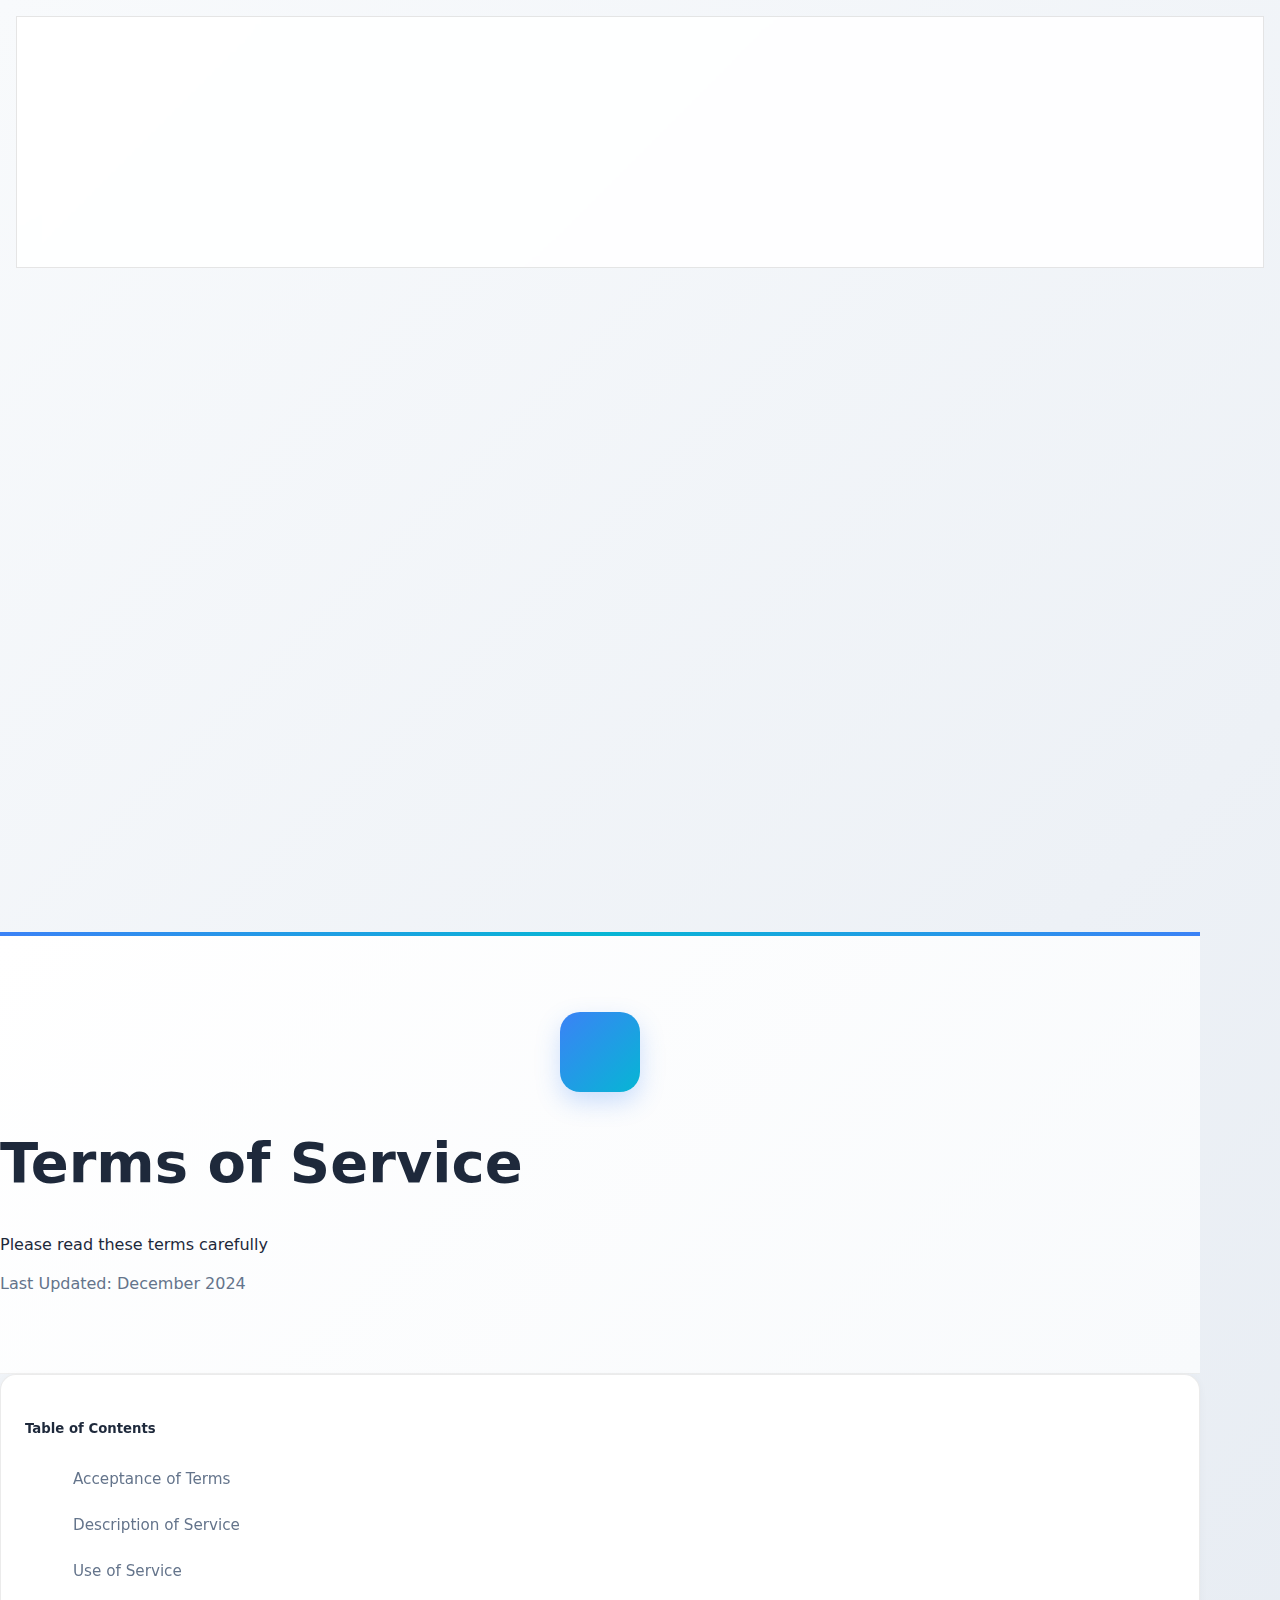
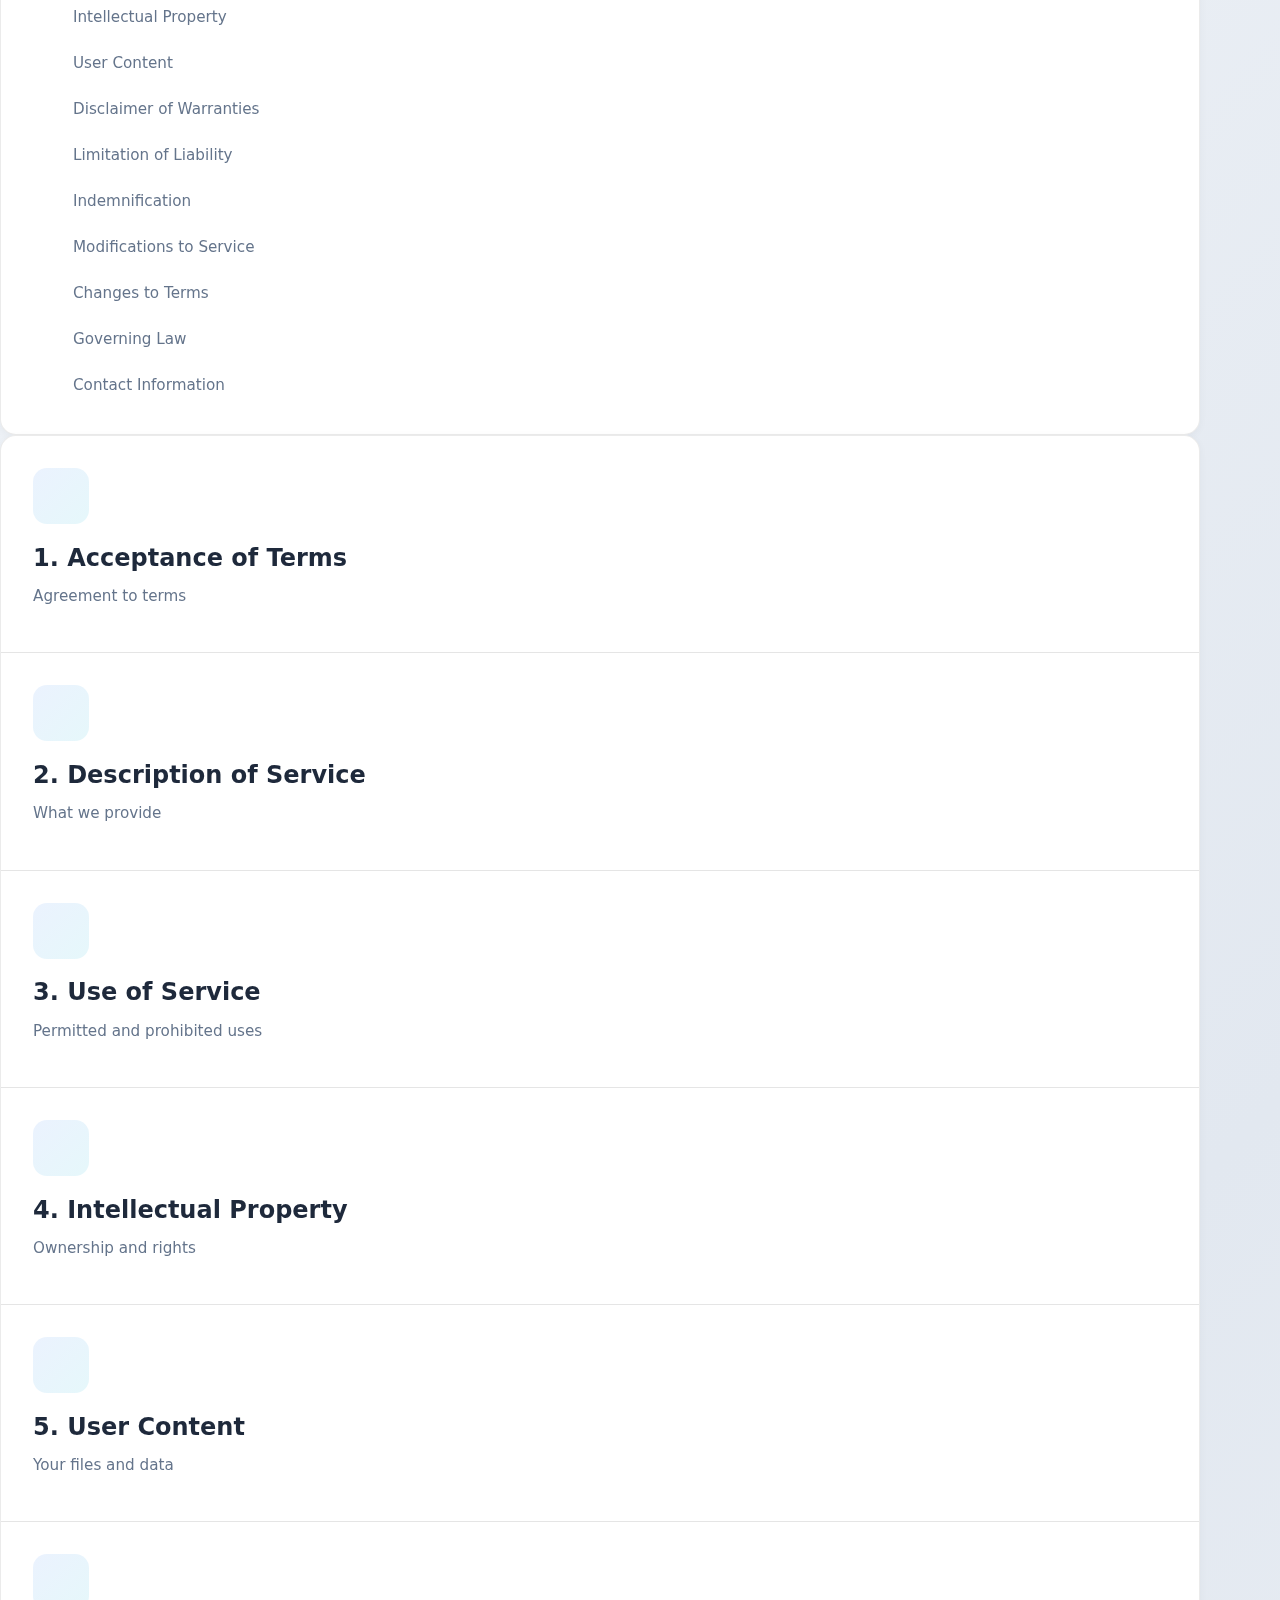
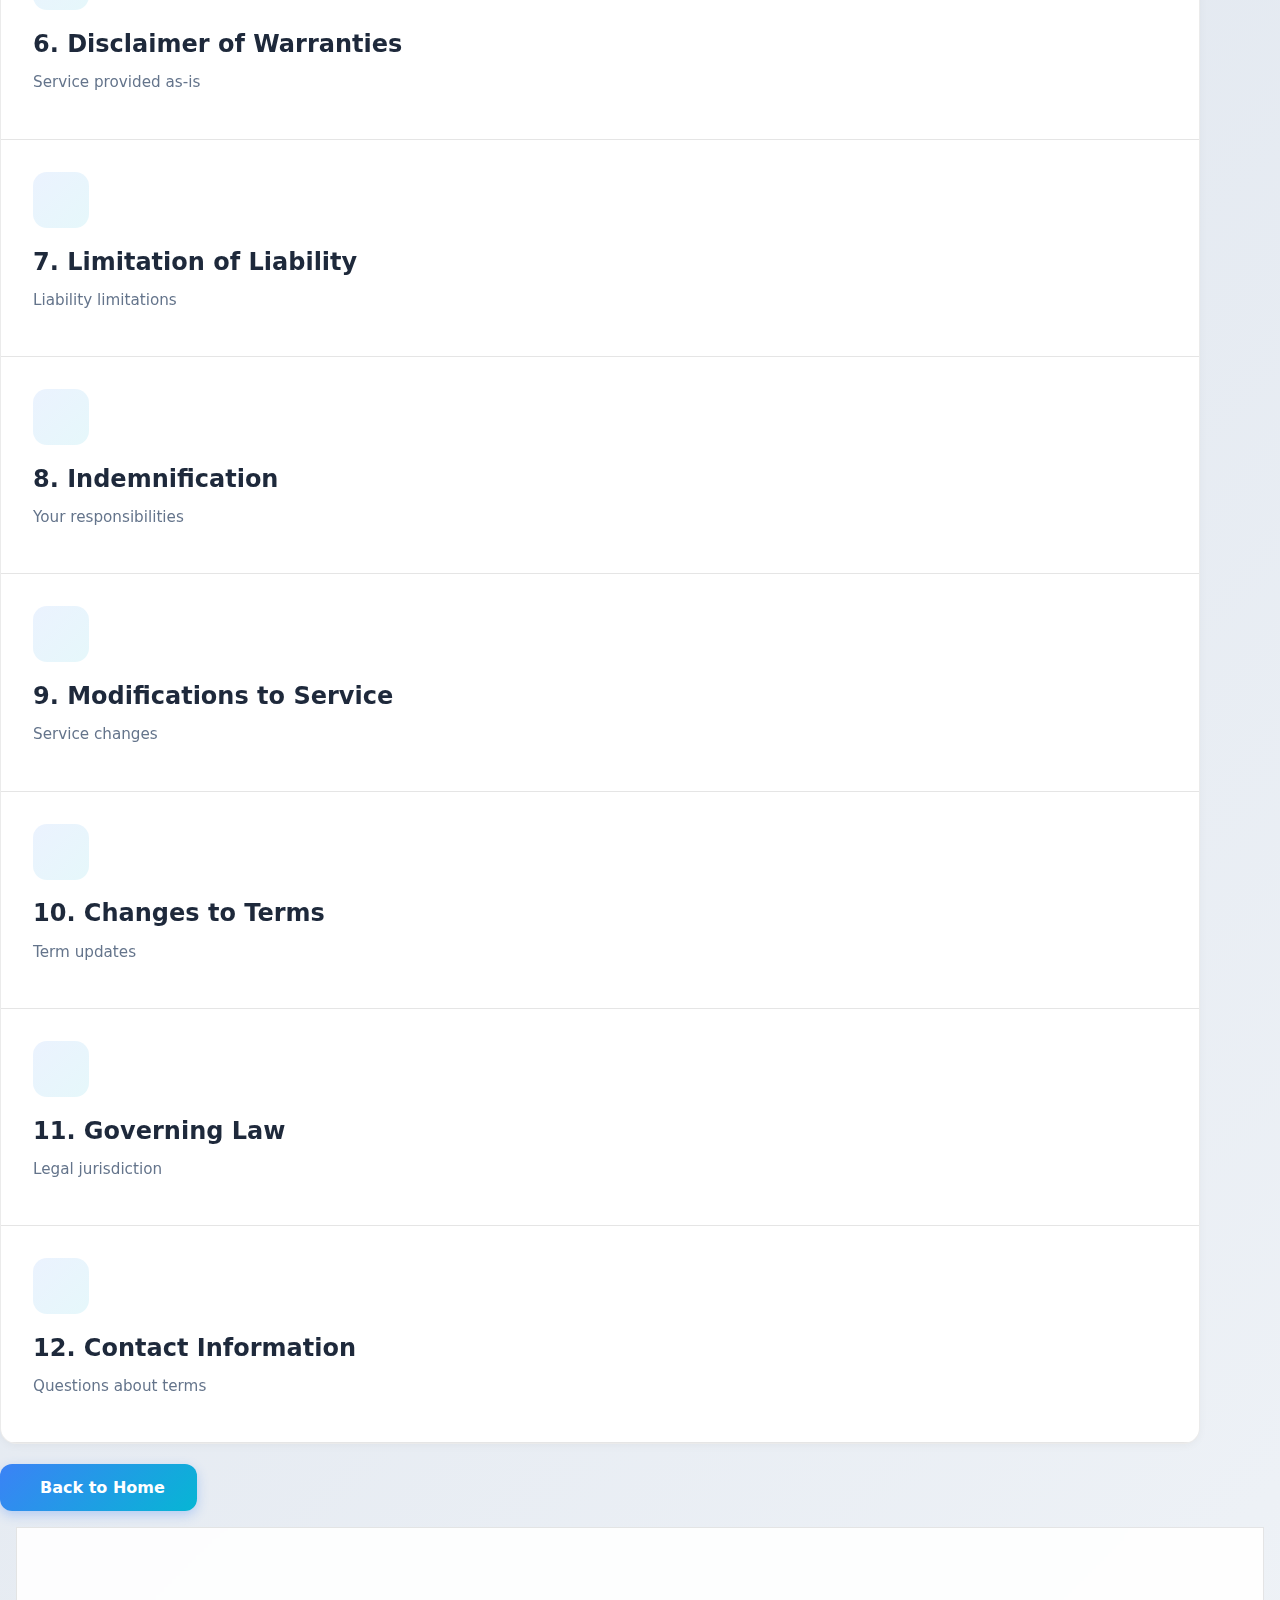
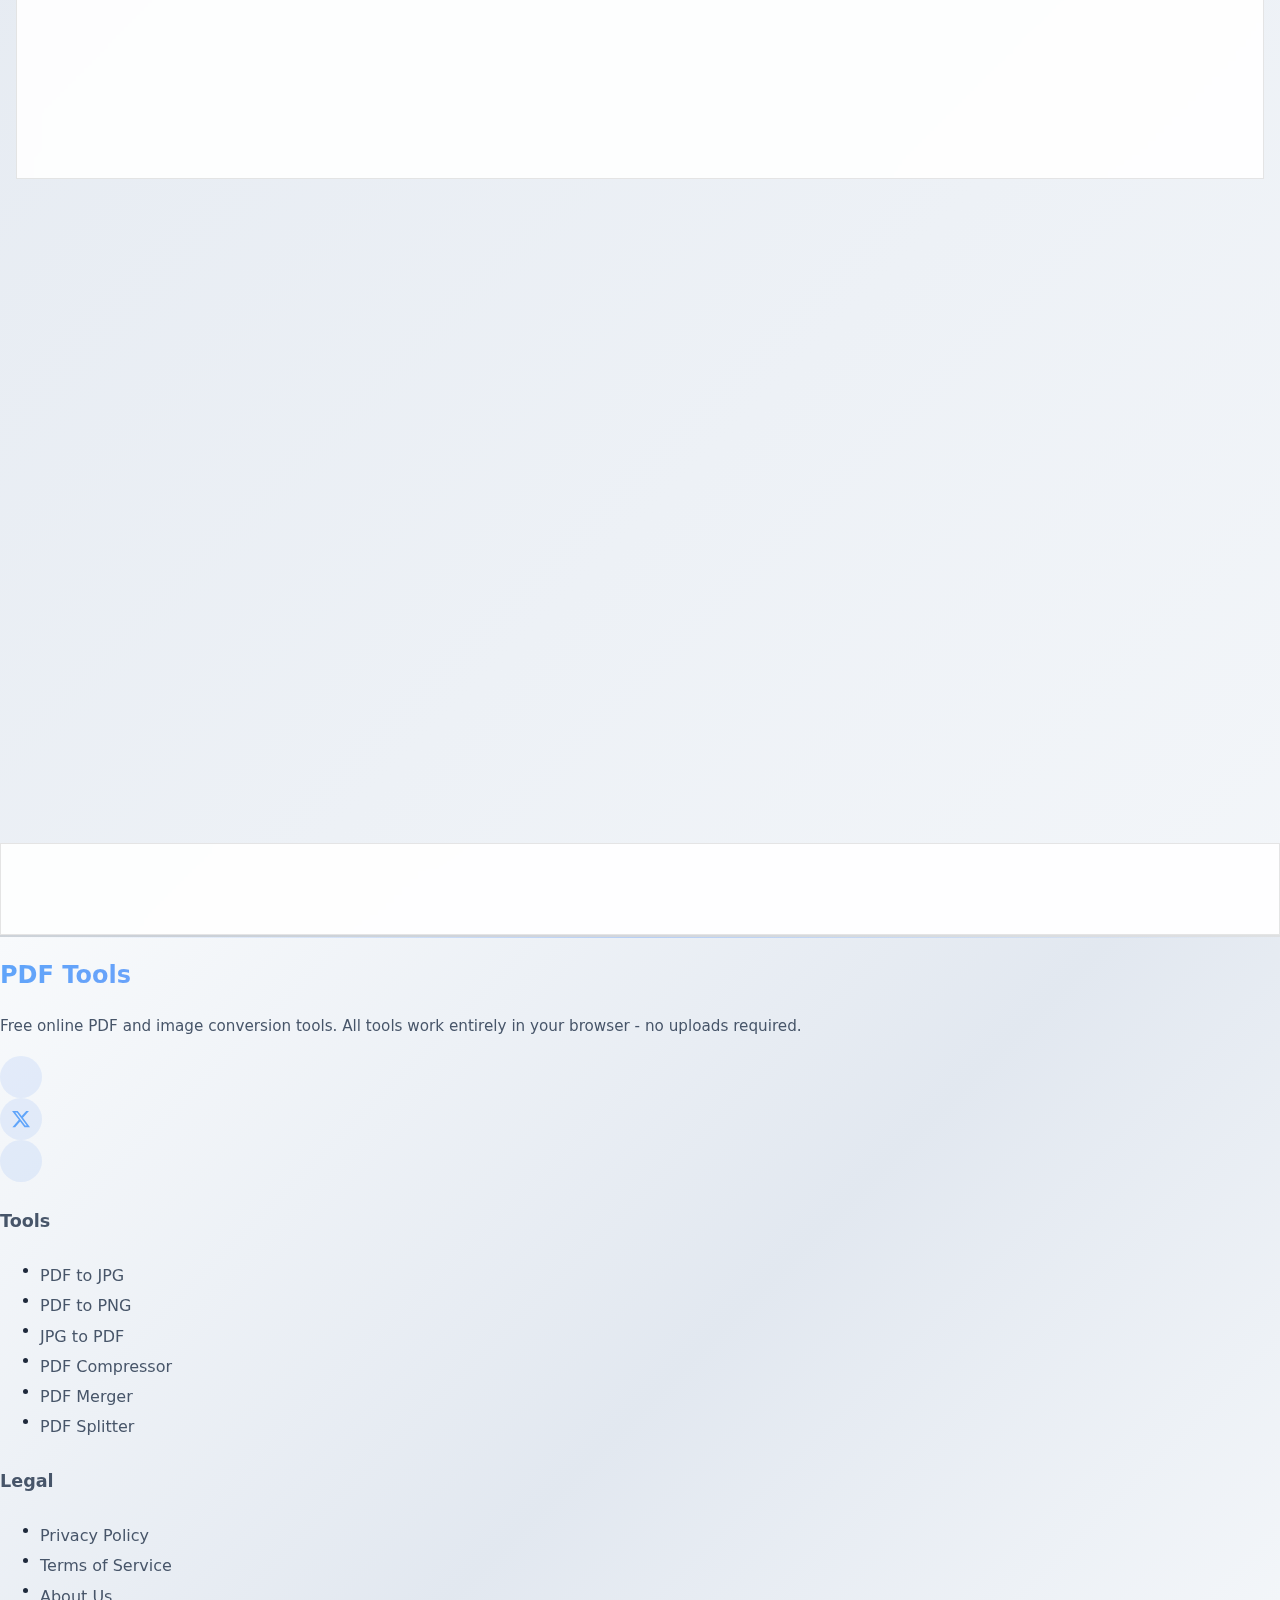
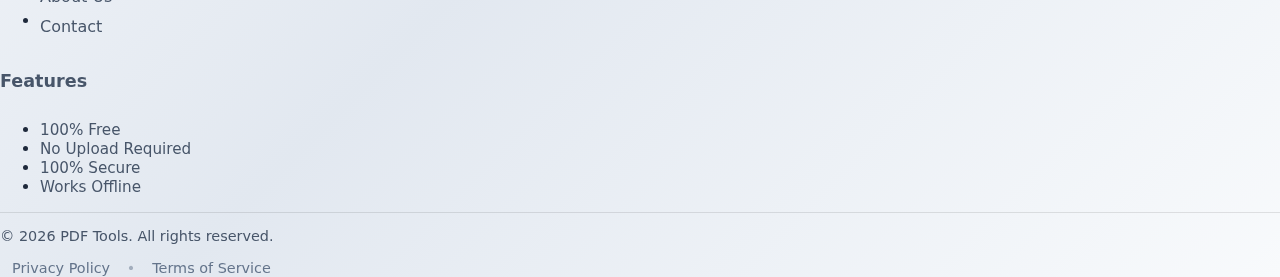
<file: terms-of-service.html>
<!DOCTYPE html>
<html lang="en" dir="ltr">
<head>
  <meta charset="UTF-8">
  <meta name="viewport" content="width=device-width, initial-scale=1.0, maximum-scale=5.0, user-scalable=yes">
  <title>Terms of Service - PDF Tools</title>
  <meta name="title" content="Terms of Service - PDF Tools">
  <meta name="description" content="Terms of Service for PDF Tools - Read our terms and conditions for using our free online tools. Understand your rights and responsibilities.">
  <meta name="keywords" content="pdf tools terms of service, pdf converter terms, online pdf tools terms, user agreement">
  <meta name="robots" content="index, follow">
  <meta name="author" content="PDF Tools">
  <meta name="language" content="English">
  <link rel="canonical" href="https://www.pdf-to-jpg-tool.com/terms-of-service.html">
  <link rel="icon" type="image/svg+xml" href="favicon.svg">
  <meta name="theme-color" content="#0f172a">
  
  <!-- PWA Manifest -->
  <link rel="manifest" href="manifest.json">
  
  <!-- Open Graph / Facebook -->
  <meta property="og:type" content="website">
  <meta property="og:url" content="https://www.pdf-to-jpg-tool.com/terms-of-service.html">
  <meta property="og:title" content="Terms of Service - PDF Tools">
  <meta property="og:description" content="Terms of Service for PDF Tools - Read our terms and conditions for using our free online tools.">
  <meta property="og:image" content="https://www.pdf-to-jpg-tool.com/preview.jpg">
  <meta property="og:site_name" content="PDF Tools">
  <meta property="og:locale" content="en_US">
  
  <!-- Twitter Card -->
  <meta name="twitter:card" content="summary_large_image">
  <meta name="twitter:url" content="https://www.pdf-to-jpg-tool.com/terms-of-service.html">
  <meta name="twitter:title" content="Terms of Service - PDF Tools">
  <meta name="twitter:description" content="Terms of Service for PDF Tools - Read our terms and conditions for using our free online tools.">
  <meta name="twitter:image" content="https://www.pdf-to-jpg-tool.com/preview.jpg">
  <meta name="twitter:creator" content="@allanpedernal">
  
  <!-- Shared Styles -->
  <link rel="stylesheet" href="shared/styles.css">

  <style>
    @media (max-width: 991.98px) {
      #main-content {
        padding-top: 0px !important;
        }
    }
  </style>
  
  <!-- Bootstrap 5 CSS -->
  <link href="https://cdn.jsdelivr.net/npm/bootstrap@5.3.2/dist/css/bootstrap.min.css" rel="stylesheet" integrity="sha384-T3c6CoIi6uLrA9TneNEoa7RxnatzjcDSCmG1MXxSR1GAsXEV/Dwwykc2MPK8M2HN" crossorigin="anonymous">
  
  <!-- Bootstrap Icons -->
  <link rel="stylesheet" href="https://cdn.jsdelivr.net/npm/bootstrap-icons@1.11.2/font/bootstrap-icons.css">
  
  <!-- Main Stylesheet -->
  <link rel="stylesheet" href="style.css">
  
  <!-- Google AdSense Script -->
  <script async src="https://pagead2.googlesyndication.com/pagead/js/adsbygoogle.js?client=ca-pub-2042221703015293" crossorigin="anonymous"></script>
  
  <!-- PWA Service Worker Registration -->
  <script src="shared/pwa.js"></script>
</head>
<body class="bg-gradient-to-br from-slate-900 via-slate-800 to-slate-900 text-slate-50 min-h-screen" style="background: linear-gradient(135deg, #f8fafc 0%, #e2e8f0 50%, #f8fafc 100%);">

  <!-- Main Container - Bootstrap Grid Layout -->
  <div class="container-fluid px-0">
    <div class="row g-0 min-vh-100">
      
      <!-- Left Ad Sidebar (Desktop Only) -->
      <aside id="left-ad" class="d-none d-lg-block col-lg-2 position-sticky" style="top: 0; height: 100vh; overflow-y: auto; padding: 1rem;">
        <div class="card border-0 shadow-sm">
          <div class="card-body d-flex align-items-center justify-content-center" style="min-height: 250px;">
            <!-- Google AdSense Left Sidebar -->
            <ins class="adsbygoogle"
                 style="display:block; min-width: 160px; width: 100%;"
             data-ad-client="ca-pub-2042221703015293"
                 data-ad-slot="9174709096"
                 data-ad-format="auto"
                 data-full-width-responsive="true"></ins>
          </div>
        </div>
      </aside>

      <!-- Main Content Area -->
      <main id="main-content" class="col-12 col-lg-8 px-3 px-sm-4 px-lg-4 pt-4">
        <!-- Terms of Service Content -->
        <div class="w-100 py-3" style="max-width: 1200px;">
          <!-- Header Section -->
          <header class="privacy-header text-center mb-5">
            <div class="container">
              <div class="header-icon">
                <i class="bi bi-file-text-fill"></i>
              </div>
              <h1 class="mb-4" style="font-size: 3.5rem; font-weight: 800;">Terms of Service</h1>
              <p class="fs-4 mb-3" style="color: var(--text-primary); font-weight: 500; line-height: 1.6;">Please read these terms carefully</p>
              <p class="fs-6 mb-0" style="color: var(--text-secondary); font-weight: 400;">
                <i class="bi bi-calendar3 me-2"></i> Last Updated: December 2024
              </p>
            </div>
          </header>
          
          <!-- Terms of Service Content -->
          <div class="container mt-5">
            <div class="row">
              <!-- Table of Contents -->
              <div class="col-lg-3 d-none d-lg-block">
                <div class="toc-card">
                  <h5 class="fw-bold mb-3" style="color: var(--text-primary);">Table of Contents</h5>
                  <nav>
                    <a href="#acceptance" class="toc-link" data-section="acceptance">
                      <i class="bi bi-circle-fill"></i> Acceptance of Terms
                    </a>
                    <a href="#description" class="toc-link" data-section="description">
                      <i class="bi bi-circle-fill"></i> Description of Service
                    </a>
                    <a href="#use-of-service" class="toc-link" data-section="use-of-service">
                      <i class="bi bi-circle-fill"></i> Use of Service
                    </a>
                    <a href="#intellectual-property" class="toc-link" data-section="intellectual-property">
                      <i class="bi bi-circle-fill"></i> Intellectual Property
                    </a>
                    <a href="#user-content" class="toc-link" data-section="user-content">
                      <i class="bi bi-circle-fill"></i> User Content
                    </a>
                    <a href="#disclaimer" class="toc-link" data-section="disclaimer">
                      <i class="bi bi-circle-fill"></i> Disclaimer of Warranties
                    </a>
                    <a href="#limitation" class="toc-link" data-section="limitation">
                      <i class="bi bi-circle-fill"></i> Limitation of Liability
                    </a>
                    <a href="#indemnification" class="toc-link" data-section="indemnification">
                      <i class="bi bi-circle-fill"></i> Indemnification
                    </a>
                    <a href="#modifications" class="toc-link" data-section="modifications">
                      <i class="bi bi-circle-fill"></i> Modifications to Service
                    </a>
                    <a href="#changes" class="toc-link" data-section="changes">
                      <i class="bi bi-circle-fill"></i> Changes to Terms
                    </a>
                    <a href="#governing-law" class="toc-link" data-section="governing-law">
                      <i class="bi bi-circle-fill"></i> Governing Law
                    </a>
                    <a href="#contact-info" class="toc-link" data-section="contact-info">
                      <i class="bi bi-circle-fill"></i> Contact Information
                    </a>
                  </nav>
                </div>
              </div>
              
              <!-- Terms Content -->
              <div class="col-lg-9">
                <div class="privacy-card">
                  <!-- Acceptance of Terms -->
                  <div class="section-header active" onclick="toggleSection(this)" data-section="acceptance" id="acceptance">
                    <div class="d-flex align-items-center">
                      <div class="section-icon">
                        <i class="bi bi-check-circle-fill"></i>
                      </div>
                      <div class="flex-grow-1">
                        <h2 class="mb-1">1. Acceptance of Terms</h2>
                        <p class="small mb-0" style="color: var(--text-secondary);">Agreement to terms</p>
                      </div>
                      <i class="bi bi-chevron-down section-toggle"></i>
                    </div>
                  </div>
                  <div class="section-content expanded">
                    <p>By accessing and using PDF Tools ("the Service"), you accept and agree to be bound by the terms and provision of this agreement. If you do not agree to these Terms of Service, please do not use our Service.</p>
                    <div class="info-box mt-3">
                      <p class="mb-0"><strong>Important:</strong> Your use of our Service constitutes your acceptance of these Terms. If you disagree with any part of these terms, you may not access or use the Service.</p>
                    </div>
                  </div>
                  
                  <!-- Description of Service -->
                  <div class="section-header" onclick="toggleSection(this)" data-section="description" id="description">
                    <div class="d-flex align-items-center">
                      <div class="section-icon">
                        <i class="bi bi-info-circle-fill"></i>
                      </div>
                      <div class="flex-grow-1">
                        <h2 class="mb-1">2. Description of Service</h2>
                        <p class="small mb-0" style="color: var(--text-secondary);">What we provide</p>
                      </div>
                      <i class="bi bi-chevron-down section-toggle"></i>
                    </div>
                  </div>
                  <div class="section-content">
                    <p>PDF Tools provides free online tools for converting, compressing, merging, splitting, and manipulating PDF files and images. All tools operate entirely in your web browser without uploading files to our servers.</p>
                    <ul class="list-unstyled">
                      <li class="privacy-list-item"><strong>Client-Side Processing:</strong> All file processing happens locally in your browser</li>
                      <li class="privacy-list-item"><strong>No Server Uploads:</strong> Your files never leave your device</li>
                      <li class="privacy-list-item"><strong>Free Access:</strong> All tools are available free of charge</li>
                      <li class="privacy-list-item"><strong>No Registration:</strong> Use our tools without creating an account</li>
                    </ul>
                  </div>
                  
                  <!-- Use of Service -->
                  <div class="section-header" onclick="toggleSection(this)" data-section="use-of-service" id="use-of-service">
                    <div class="d-flex align-items-center">
                      <div class="section-icon">
                        <i class="bi bi-gear-fill"></i>
                      </div>
                      <div class="flex-grow-1">
                        <h2 class="mb-1">3. Use of Service</h2>
                        <p class="small mb-0" style="color: var(--text-secondary);">Permitted and prohibited uses</p>
                      </div>
                      <i class="bi bi-chevron-down section-toggle"></i>
                    </div>
                  </div>
                  <div class="section-content">
                    <h4 class="fw-bold mb-2" style="color: var(--text-primary);">3.1. Permitted Use</h4>
                    <p>You may use our Service for lawful purposes only. You agree to use the Service in accordance with all applicable laws and regulations.</p>
                    
                    <h4 class="fw-bold mb-2 mt-4" style="color: var(--text-primary);">3.2. Prohibited Use</h4>
                    <p>You agree not to:</p>
                    <ul class="list-unstyled">
                      <li class="privacy-list-item">Use the Service for any illegal or unauthorized purpose</li>
                      <li class="privacy-list-item">Violate any laws in your jurisdiction</li>
                      <li class="privacy-list-item">Infringe upon the rights of others</li>
                      <li class="privacy-list-item">Transmit any viruses, malware, or harmful code</li>
                      <li class="privacy-list-item">Attempt to gain unauthorized access to our systems</li>
                      <li class="privacy-list-item">Interfere with or disrupt the Service</li>
                      <li class="privacy-list-item">Use automated systems to access the Service without permission</li>
                    </ul>
                    <div class="warning-box mt-3">
                      <p class="mb-0"><strong>Violation:</strong> Any violation of these terms may result in termination of your access to the Service.</p>
                    </div>
                  </div>
                  
                  <!-- Intellectual Property -->
                  <div class="section-header" onclick="toggleSection(this)" data-section="intellectual-property" id="intellectual-property">
                    <div class="d-flex align-items-center">
                      <div class="section-icon">
                        <i class="bi bi-file-earmark-text-fill"></i>
                      </div>
                      <div class="flex-grow-1">
                        <h2 class="mb-1">4. Intellectual Property</h2>
                        <p class="small mb-0" style="color: var(--text-secondary);">Ownership and rights</p>
                      </div>
                      <i class="bi bi-chevron-down section-toggle"></i>
                    </div>
                  </div>
                  <div class="section-content">
                    <p>The Service and its original content, features, and functionality are owned by PDF Tools and are protected by international copyright, trademark, patent, trade secret, and other intellectual property laws.</p>
                    <div class="info-box mt-3">
                      <p class="mb-0"><strong>Note:</strong> You may not copy, modify, distribute, sell, or lease any part of our Service without our prior written consent.</p>
                    </div>
                  </div>
                  
                  <!-- User Content -->
                  <div class="section-header" onclick="toggleSection(this)" data-section="user-content" id="user-content">
                    <div class="d-flex align-items-center">
                      <div class="section-icon">
                        <i class="bi bi-file-earmark-fill"></i>
                      </div>
                      <div class="flex-grow-1">
                        <h2 class="mb-1">5. User Content</h2>
                        <p class="small mb-0" style="color: var(--text-secondary);">Your files and data</p>
                      </div>
                      <i class="bi bi-chevron-down section-toggle"></i>
                    </div>
                  </div>
                  <div class="section-content">
                    <p>You retain all rights to files you process using our Service. We do not claim ownership of your files. All processing occurs locally in your browser, and we do not store, access, or transmit your files.</p>
                    <div class="highlight-box mt-3">
                      <h4 class="fw-bold mb-2">Your Rights:</h4>
                      <ul class="list-unstyled mb-0">
                        <li class="privacy-list-item">You own all files you process</li>
                        <li class="privacy-list-item">We never access or view your files</li>
                        <li class="privacy-list-item">We don't store your files on our servers</li>
                        <li class="privacy-list-item">You're responsible for backing up your files</li>
                      </ul>
                    </div>
                  </div>
                  
                  <!-- Disclaimer of Warranties -->
                  <div class="section-header" onclick="toggleSection(this)" data-section="disclaimer" id="disclaimer">
                    <div class="d-flex align-items-center">
                      <div class="section-icon">
                        <i class="bi bi-exclamation-triangle-fill"></i>
                      </div>
                      <div class="flex-grow-1">
                        <h2 class="mb-1">6. Disclaimer of Warranties</h2>
                        <p class="small mb-0" style="color: var(--text-secondary);">Service provided as-is</p>
                      </div>
                      <i class="bi bi-chevron-down section-toggle"></i>
                    </div>
                  </div>
                  <div class="section-content">
                    <p>THE SERVICE IS PROVIDED "AS IS" AND "AS AVAILABLE" WITHOUT WARRANTIES OF ANY KIND, EITHER EXPRESS OR IMPLIED, INCLUDING BUT NOT LIMITED TO IMPLIED WARRANTIES OF MERCHANTABILITY, FITNESS FOR A PARTICULAR PURPOSE, OR NON-INFRINGEMENT.</p>
                    <p class="mt-3">We do not warrant that:</p>
                    <ul class="list-unstyled">
                      <li class="privacy-list-item">The Service will be uninterrupted or error-free</li>
                      <li class="privacy-list-item">Defects will be corrected</li>
                      <li class="privacy-list-item">The Service is free of viruses or other harmful components</li>
                      <li class="privacy-list-item">The results obtained from using the Service will meet your requirements</li>
                    </ul>
                    <div class="warning-box mt-3">
                      <p class="mb-0"><strong>Important:</strong> Use the Service at your own risk. We recommend testing with non-critical files first.</p>
                    </div>
                  </div>
                  
                  <!-- Limitation of Liability -->
                  <div class="section-header" onclick="toggleSection(this)" data-section="limitation" id="limitation">
                    <div class="d-flex align-items-center">
                      <div class="section-icon">
                        <i class="bi bi-shield-exclamation"></i>
                      </div>
                      <div class="flex-grow-1">
                        <h2 class="mb-1">7. Limitation of Liability</h2>
                        <p class="small mb-0" style="color: var(--text-secondary);">Liability limitations</p>
                      </div>
                      <i class="bi bi-chevron-down section-toggle"></i>
                    </div>
                  </div>
                  <div class="section-content">
                    <p>TO THE MAXIMUM EXTENT PERMITTED BY LAW, PDF TOOLS SHALL NOT BE LIABLE FOR ANY INDIRECT, INCIDENTAL, SPECIAL, CONSEQUENTIAL, OR PUNITIVE DAMAGES, OR ANY LOSS OF PROFITS OR REVENUES, WHETHER INCURRED DIRECTLY OR INDIRECTLY, OR ANY LOSS OF DATA, USE, GOODWILL, OR OTHER INTANGIBLE LOSSES RESULTING FROM YOUR USE OF THE SERVICE.</p>
                    <div class="info-box mt-3">
                      <p class="mb-0"><strong>Note:</strong> Since all processing happens locally in your browser, you are responsible for ensuring your device and browser are secure and up-to-date.</p>
                    </div>
                  </div>
                  
                  <!-- Indemnification -->
                  <div class="section-header" onclick="toggleSection(this)" data-section="indemnification" id="indemnification">
                    <div class="d-flex align-items-center">
                      <div class="section-icon">
                        <i class="bi bi-shield-fill-check"></i>
                      </div>
                      <div class="flex-grow-1">
                        <h2 class="mb-1">8. Indemnification</h2>
                        <p class="small mb-0" style="color: var(--text-secondary);">Your responsibilities</p>
                      </div>
                      <i class="bi bi-chevron-down section-toggle"></i>
                    </div>
                  </div>
                  <div class="section-content">
                    <p>You agree to defend, indemnify, and hold harmless PDF Tools and its officers, directors, employees, and agents from and against any claims, liabilities, damages, losses, and expenses, including without limitation reasonable legal and accounting fees, arising out of or in any way connected with your access to or use of the Service or your violation of these Terms.</p>
                  </div>
                  
                  <!-- Modifications to Service -->
                  <div class="section-header" onclick="toggleSection(this)" data-section="modifications" id="modifications">
                    <div class="d-flex align-items-center">
                      <div class="section-icon">
                        <i class="bi bi-arrow-repeat"></i>
                      </div>
                      <div class="flex-grow-1">
                        <h2 class="mb-1">9. Modifications to Service</h2>
                        <p class="small mb-0" style="color: var(--text-secondary);">Service changes</p>
                      </div>
                      <i class="bi bi-chevron-down section-toggle"></i>
                    </div>
                  </div>
                  <div class="section-content">
                    <p>We reserve the right to modify, suspend, or discontinue the Service (or any part thereof) at any time with or without notice. You agree that we shall not be liable to you or to any third party for any modification, suspension, or discontinuance of the Service.</p>
                    <div class="info-box mt-3">
                      <p class="mb-0"><strong>Note:</strong> We strive to maintain service availability but cannot guarantee uninterrupted access. We may perform maintenance or updates that temporarily affect service availability.</p>
                    </div>
                  </div>
                  
                  <!-- Changes to Terms -->
                  <div class="section-header" onclick="toggleSection(this)" data-section="changes" id="changes">
                    <div class="d-flex align-items-center">
                      <div class="section-icon">
                        <i class="bi bi-pencil-square"></i>
                      </div>
                      <div class="flex-grow-1">
                        <h2 class="mb-1">10. Changes to Terms</h2>
                        <p class="small mb-0" style="color: var(--text-secondary);">Term updates</p>
                      </div>
                      <i class="bi bi-chevron-down section-toggle"></i>
                    </div>
                  </div>
                  <div class="section-content">
                    <p>We reserve the right to modify these Terms of Service at any time. We will notify users of any material changes by posting the new Terms of Service on this page and updating the "Last Updated" date. Your continued use of the Service after such modifications constitutes acceptance of the updated Terms.</p>
                    <div class="highlight-box mt-3">
                      <p class="mb-0"><strong>Your Responsibility:</strong> It is your responsibility to review these Terms periodically. Continued use of the Service after changes indicates acceptance of the new Terms.</p>
                    </div>
                  </div>
                  
                  <!-- Governing Law -->
                  <div class="section-header" onclick="toggleSection(this)" data-section="governing-law" id="governing-law">
                    <div class="d-flex align-items-center">
                      <div class="section-icon">
                        <i class="bi bi-bank"></i>
                      </div>
                      <div class="flex-grow-1">
                        <h2 class="mb-1">11. Governing Law</h2>
                        <p class="small mb-0" style="color: var(--text-secondary);">Legal jurisdiction</p>
                      </div>
                      <i class="bi bi-chevron-down section-toggle"></i>
                    </div>
                  </div>
                  <div class="section-content">
                    <p>These Terms shall be governed by and construed in accordance with the laws of the United States, without regard to its conflict of law provisions. Any disputes arising under or in connection with these Terms shall be subject to the exclusive jurisdiction of the courts located in the United States.</p>
                  </div>
                  
                  <!-- Contact Information -->
                  <div class="section-header" onclick="toggleSection(this)" data-section="contact-info" id="contact-info">
                    <div class="d-flex align-items-center">
                      <div class="section-icon">
                        <i class="bi bi-envelope-fill"></i>
                      </div>
                      <div class="flex-grow-1">
                        <h2 class="mb-1">12. Contact Information</h2>
                        <p class="small mb-0" style="color: var(--text-secondary);">Questions about terms</p>
                      </div>
                      <i class="bi bi-chevron-down section-toggle"></i>
                    </div>
                  </div>
                  <div class="section-content">
                    <p>If you have any questions about these Terms of Service, please contact us:</p>
                    <ul class="list-unstyled">
                      <li class="privacy-list-item">Visit our <a href="/contact.html" class="privacy-link">Contact Page</a> to send us a message</li>
                      <li class="privacy-list-item">Email us through the contact form on our website</li>
                    </ul>
                    <div class="highlight-box mt-3">
                      <p class="mb-0"><strong>Response Time:</strong> We aim to respond to all terms-related inquiries within 48 hours.</p>
                    </div>
                  </div>
                </div>
                
                <!-- Back to Home Button -->
                <div class="text-center mt-4">
                  <a href="/" class="back-btn">
                    <i class="bi bi-arrow-left"></i> Back to Home
                  </a>
                </div>
              </div>
            </div>
          </div>
        </div>
      </main>

      <!-- Right Ad Sidebar (Desktop Only) -->
      <aside id="right-ad" class="d-none d-lg-block col-lg-2 position-sticky" style="top: 0; height: 100vh; overflow-y: auto; padding: 1rem;">
        <div class="card border-0 shadow-sm">
          <div class="card-body d-flex align-items-center justify-content-center" style="min-height: 250px;">
            <!-- Google AdSense Right Sidebar -->
            <ins class="adsbygoogle"
                 style="display:block; min-width: 160px; width: 100%;"
             data-ad-client="ca-pub-2042221703015293"
                 data-ad-slot="9174709096"
                 data-ad-format="auto"
                 data-full-width-responsive="true"></ins>
          </div>
        </div>
      </aside>
      
      <!-- Bottom Ad Banner (Mobile & Desktop) -->
      <div class="col-12 mt-auto">
        <div class="card border-0 shadow-sm m-2 m-lg-3">
          <div class="card-body text-center py-3 py-lg-4">
            <!-- Google AdSense Bottom Banner -->
            <ins class="adsbygoogle"
                 style="display:block; width: 100%; min-height: 90px;"
         data-ad-client="ca-pub-2042221703015293"
         data-ad-slot="9174709096"
         data-ad-format="auto"
         data-full-width-responsive="true"></ins>
          </div>
        </div>
      </div>
    </div>
  </div>

  <!-- jQuery (required for Toastr) -->
  <script src="https://code.jquery.com/jquery-3.7.1.min.js" integrity="sha256-/JqT3SQfawRcv/BIHPThkBvs0OEvtFFmqPF/lYI/Cxo=" crossorigin="anonymous"></script>
  
  <!-- Bootstrap 5 JS Bundle -->
  <script src="https://cdn.jsdelivr.net/npm/bootstrap@5.3.2/dist/js/bootstrap.bundle.min.js" integrity="sha384-C6RzsynM9kWDrMNeT87bh95OGNyZPhcTNXj1NW7RuBCsyN/o0jlpcV8Qyq46cDfL" crossorigin="anonymous"></script>
  
  <!-- Theme Initialization -->
  <script>
    // Apply theme function (read-only, syncs with index.html)
    function applyTheme(theme) {
      document.documentElement.setAttribute('data-theme', theme);
    }
    
    // Initialize theme from localStorage (set by index.html)
    function initTheme() {
      // Read theme from localStorage (same key used by index.html)
      const savedTheme = localStorage.getItem('theme') || 'light';
      applyTheme(savedTheme);
      
      // Listen for theme changes from other tabs/pages
      window.addEventListener('storage', (e) => {
        if (e.key === 'theme') {
          applyTheme(e.newValue || 'light');
        }
      });
      
      // Also check periodically in case localStorage was updated in same tab
      // (storage event only fires in other tabs)
      setInterval(() => {
        const currentTheme = document.documentElement.getAttribute('data-theme') || 'light';
        const savedTheme = localStorage.getItem('theme') || 'light';
        if (currentTheme !== savedTheme) {
          applyTheme(savedTheme);
        }
      }, 500);
    }
    
    // Initialize theme on page load
    initTheme();
  </script>
  
  <!-- Initialize Google AdSense - Wait for script to load -->
  <script>
    // Track if ads have been initialized to prevent duplicate pushes
    let adsInitialized = false;
    
    // Initialize ads when AdSense script is ready
    function initAdSense() {
      if (adsInitialized) return; // Prevent multiple initializations
      
      if (typeof adsbygoogle !== 'undefined') {
        // Find all ad slots and initialize them only once
        const adSlots = document.querySelectorAll('.adsbygoogle:not([data-ads-initialized])');
        adSlots.forEach(slot => {
          try {
            (adsbygoogle = window.adsbygoogle || []).push({});
            slot.setAttribute('data-ads-initialized', 'true');
          } catch (e) {
            console.warn('AdSense initialization error:', e);
          }
        });
        adsInitialized = true;
      } else {
        // Retry if AdSense script hasn't loaded yet
        setTimeout(initAdSense, 100);
      }
    }
    
    // Delay ad initialization on mobile for better performance
    const isMobileAdInit = /Android|webOS|iPhone|iPad|iPod|BlackBerry|IEMobile|Opera Mini/i.test(navigator.userAgent) || window.innerWidth < 768;
    
    if (isMobileAdInit) {
      // On mobile: wait longer before initializing ads
      window.addEventListener('load', () => {
        setTimeout(() => {
          if (document.readyState === 'complete') {
            initAdSense();
          } else {
            document.addEventListener('DOMContentLoaded', initAdSense);
          }
        }, 1500);
      });
    } else {
      // Desktop: initialize after DOM is ready
      if (document.readyState === 'loading') {
        document.addEventListener('DOMContentLoaded', initAdSense);
      } else {
        initAdSense();
      }
    }
  </script>
  
  <!-- Terms of Service Page Scripts -->
  <script>
    function toggleSection(header) {
      const content = header.nextElementSibling;
      const isExpanded = content.classList.contains('expanded');
      
      // Close all sections
      document.querySelectorAll('.section-content').forEach(section => {
        section.classList.remove('expanded');
      });
      document.querySelectorAll('.section-header').forEach(h => {
        h.classList.remove('active');
      });
      
      // Toggle clicked section
      if (!isExpanded) {
        content.classList.add('expanded');
        header.classList.add('active');
      }
    }
    
    // Update active TOC link on scroll
    function updateTOCActive() {
      const sections = document.querySelectorAll('.section-header');
      const tocLinks = document.querySelectorAll('.toc-link');
      
      sections.forEach((section, index) => {
        const rect = section.getBoundingClientRect();
        if (rect.top <= 100 && rect.bottom >= 100) {
          tocLinks.forEach(link => link.classList.remove('active'));
          if (tocLinks[index]) {
            tocLinks[index].classList.add('active');
          }
        }
      });
    }
    
    window.addEventListener('scroll', updateTOCActive);
    
    // TOC link clicks
    document.querySelectorAll('.toc-link').forEach(link => {
      link.addEventListener('click', function(e) {
        e.preventDefault();
        const href = this.getAttribute('href');
        if (href) {
          const target = document.querySelector(href);
          if (target) {
            target.scrollIntoView({ behavior: 'smooth', block: 'start' });
            // Expand the section
            toggleSection(target);
          }
        }
      });
    });
    
    document.addEventListener('DOMContentLoaded', function() {
      const firstSection = document.querySelector('.privacy-card .section-header.active');
      if (firstSection) {
        toggleSection(firstSection);
      }
      updateTOCActive();
    });
  </script>

  <!-- Footer -->
  <footer class="mt-2 footer-theme" style="position: relative; overflow: hidden;">
    <!-- Decorative gradient overlay -->
    <div class="footer-gradient-line" style="position: absolute; top: 0; left: 0; right: 0; height: 1px;"></div>
    
    <div class="container-fluid px-4 px-lg-5 py-5 position-relative">
      <div class="row g-4 g-lg-5">
        <!-- Brand Column -->
        <div class="col-12 col-md-6 col-lg-3">
          <div class="mb-4">
            <h3 class="text-gradient fw-bold mb-3" style="font-size: 1.5rem; background: linear-gradient(135deg, #60a5fa, #a78bfa); -webkit-background-clip: text; -webkit-text-fill-color: transparent; background-clip: text;">
              <i class="bi bi-file-earmark-pdf-fill me-2"></i>PDF Tools
            </h3>
            <p class="footer-text-light mb-3" style="line-height: 1.8; font-size: 0.95rem;">
              Free online PDF and image conversion tools. All tools work entirely in your browser - no uploads required.
            </p>
            <div class="d-flex gap-3">
              <a href="#" class="footer-icon-link" style="width: 42px; height: 42px; border-radius: 50%; background: rgba(59, 130, 246, 0.1); display: flex; align-items: center; justify-content: center; color: #60a5fa; text-decoration: none; transition: all 0.3s cubic-bezier(0.4, 0, 0.2, 1);">
                <i class="bi bi-github" style="font-size: 1.2rem; transition: transform 0.3s ease;"></i>
              </a>
              <a href="https://x.com/" target="_blank" rel="noopener noreferrer" class="footer-icon-link" style="width: 42px; height: 42px; border-radius: 50%; background: rgba(59, 130, 246, 0.1); display: flex; align-items: center; justify-content: center; color: #60a5fa; text-decoration: none; transition: all 0.3s cubic-bezier(0.4, 0, 0.2, 1);">
                <svg width="20" height="20" viewBox="0 0 24 24" fill="currentColor" style="transition: transform 0.3s ease;">
                  <path d="M18.244 2.25h3.308l-7.227 8.26 8.502 11.24H16.17l-5.214-6.817L4.99 21.75H1.68l7.73-8.835L1.254 2.25H8.08l4.713 6.231zm-1.161 17.52h1.833L7.084 4.126H5.117z"/>
                </svg>
              </a>
              <a href="https://www.facebook.com/PDFtoJPGandVATools" target="_blank" rel="noopener noreferrer" class="footer-icon-link" style="width: 42px; height: 42px; border-radius: 50%; background: rgba(59, 130, 246, 0.1); display: flex; align-items: center; justify-content: center; color: #60a5fa; text-decoration: none; transition: all 0.3s cubic-bezier(0.4, 0, 0.2, 1);">
                <i class="bi bi-facebook" style="font-size: 1.2rem; transition: transform 0.3s ease;"></i>
              </a>
            </div>
          </div>
        </div>

        <!-- Tools Column -->
        <div class="col-12 col-md-6 col-lg-3">
          <h5 class="footer-text-light fw-bold mb-4 d-flex align-items-center" style="font-size: 1.1rem;">
            <i class="bi bi-tools text-primary me-2"></i>Tools
          </h5>
          <ul class="list-unstyled mb-0">
            <li class="mb-3">
              <a href="/" class="footer-link footer-text-light" style="text-decoration: none; display: flex; align-items: center; transition: all 0.3s cubic-bezier(0.4, 0, 0.2, 1); padding: 0.35rem 0;">
                <i class="bi bi-arrow-right-circle me-2 footer-link-icon" style="font-size: 0.85rem; opacity: 0; transition: all 0.3s ease; transform: translateX(-5px);"></i>
                <span>PDF to JPG</span>
              </a>
            </li>
            <li class="mb-3">
              <a href="#" onclick="if(typeof switchTool === 'function') { switchTool('pdf-to-png'); return false; } else { window.location.href='/'; return false; }" class="footer-link footer-text-light" style="text-decoration: none; display: flex; align-items: center; transition: all 0.3s cubic-bezier(0.4, 0, 0.2, 1); padding: 0.35rem 0;">
                <i class="bi bi-arrow-right-circle me-2 footer-link-icon" style="font-size: 0.85rem; opacity: 0; transition: all 0.3s ease; transform: translateX(-5px);"></i>
                <span>PDF to PNG</span>
              </a>
            </li>
            <li class="mb-3">
              <a href="/" class="footer-link footer-text-light" style="text-decoration: none; display: flex; align-items: center; transition: all 0.3s cubic-bezier(0.4, 0, 0.2, 1); padding: 0.35rem 0;">
                <i class="bi bi-arrow-right-circle me-2 footer-link-icon" style="font-size: 0.85rem; opacity: 0; transition: all 0.3s ease; transform: translateX(-5px);"></i>
                <span>JPG to PDF</span>
              </a>
            </li>
            <li class="mb-3">
              <a href="/" class="footer-link footer-text-light" style="text-decoration: none; display: flex; align-items: center; transition: all 0.3s cubic-bezier(0.4, 0, 0.2, 1); padding: 0.35rem 0;">
                <i class="bi bi-arrow-right-circle me-2 footer-link-icon" style="font-size: 0.85rem; opacity: 0; transition: all 0.3s ease; transform: translateX(-5px);"></i>
                <span>PDF Compressor</span>
              </a>
            </li>
            <li class="mb-3">
              <a href="/" class="footer-link footer-text-light" style="text-decoration: none; display: flex; align-items: center; transition: all 0.3s cubic-bezier(0.4, 0, 0.2, 1); padding: 0.35rem 0;">
                <i class="bi bi-arrow-right-circle me-2 footer-link-icon" style="font-size: 0.85rem; opacity: 0; transition: all 0.3s ease; transform: translateX(-5px);"></i>
                <span>PDF Merger</span>
              </a>
            </li>
            <li class="mb-3">
              <a href="/" class="footer-link footer-text-light" style="text-decoration: none; display: flex; align-items: center; transition: all 0.3s cubic-bezier(0.4, 0, 0.2, 1); padding: 0.35rem 0;">
                <i class="bi bi-arrow-right-circle me-2 footer-link-icon" style="font-size: 0.85rem; opacity: 0; transition: all 0.3s ease; transform: translateX(-5px);"></i>
                <span>PDF Splitter</span>
              </a>
            </li>
          </ul>
        </div>

        <!-- Legal Column -->
        <div class="col-12 col-md-6 col-lg-3">
          <h5 class="footer-text-light fw-bold mb-4 d-flex align-items-center" style="font-size: 1.1rem;">
            <i class="bi bi-shield-check text-primary me-2"></i>Legal
          </h5>
          <ul class="list-unstyled mb-0">
            <li class="mb-3">
              <a href="/privacy-policy.html" class="footer-link footer-text-light" style="text-decoration: none; display: flex; align-items: center; transition: all 0.3s cubic-bezier(0.4, 0, 0.2, 1); padding: 0.35rem 0;">
                <i class="bi bi-arrow-right-circle me-2 footer-link-icon" style="font-size: 0.85rem; opacity: 0; transition: all 0.3s ease; transform: translateX(-5px);"></i>
                <span>Privacy Policy</span>
              </a>
            </li>
            <li class="mb-3">
              <a href="/terms-of-service.html" class="footer-link footer-text-light" style="text-decoration: none; display: flex; align-items: center; transition: all 0.3s cubic-bezier(0.4, 0, 0.2, 1); padding: 0.35rem 0;">
                <i class="bi bi-arrow-right-circle me-2 footer-link-icon" style="font-size: 0.85rem; opacity: 0; transition: all 0.3s ease; transform: translateX(-5px);"></i>
                <span>Terms of Service</span>
              </a>
            </li>
            <li class="mb-3">
              <a href="/about.html" class="footer-link footer-text-light" style="text-decoration: none; display: flex; align-items: center; transition: all 0.3s cubic-bezier(0.4, 0, 0.2, 1); padding: 0.35rem 0;">
                <i class="bi bi-arrow-right-circle me-2 footer-link-icon" style="font-size: 0.85rem; opacity: 0; transition: all 0.3s ease; transform: translateX(-5px);"></i>
                <span>About Us</span>
              </a>
            </li>
            <li class="mb-3">
              <a href="/contact.html" class="footer-link footer-text-light" style="text-decoration: none; display: flex; align-items: center; transition: all 0.3s cubic-bezier(0.4, 0, 0.2, 1); padding: 0.35rem 0;">
                <i class="bi bi-arrow-right-circle me-2 footer-link-icon" style="font-size: 0.85rem; opacity: 0; transition: all 0.3s ease; transform: translateX(-5px);"></i>
                <span>Contact</span>
              </a>
            </li>
          </ul>
        </div>

        <!-- Features Column -->
        <div class="col-12 col-md-6 col-lg-3">
          <h5 class="footer-text-light fw-bold mb-4 d-flex align-items-center" style="font-size: 1.1rem;">
            <i class="bi bi-star-fill text-primary me-2"></i>Features
          </h5>
          <ul class="list-unstyled mb-0">
            <li class="mb-3 d-flex align-items-center footer-feature-item" style="transition: all 0.3s cubic-bezier(0.4, 0, 0.2, 1); cursor: default;">
              <i class="bi bi-check-circle-fill text-success me-2" style="font-size: 1rem; transition: transform 0.3s ease;"></i>
              <span class="footer-text-light" style="font-size: 0.95rem;">100% Free</span>
            </li>
            <li class="mb-3 d-flex align-items-center footer-feature-item" style="transition: all 0.3s cubic-bezier(0.4, 0, 0.2, 1); cursor: default;">
              <i class="bi bi-cloud-upload text-info me-2" style="font-size: 1rem; transition: transform 0.3s ease;"></i>
              <span class="footer-text-light" style="font-size: 0.95rem;">No Upload Required</span>
            </li>
            <li class="mb-3 d-flex align-items-center footer-feature-item" style="transition: all 0.3s cubic-bezier(0.4, 0, 0.2, 1); cursor: default;">
              <i class="bi bi-shield-lock-fill text-warning me-2" style="font-size: 1rem; transition: transform 0.3s ease;"></i>
              <span class="footer-text-light" style="font-size: 0.95rem;">100% Secure</span>
            </li>
            <li class="mb-3 d-flex align-items-center footer-feature-item" style="transition: all 0.3s cubic-bezier(0.4, 0, 0.2, 1); cursor: default;">
              <i class="bi bi-wifi-off text-danger me-2" style="font-size: 1rem; transition: transform 0.3s ease;"></i>
              <span class="footer-text-light" style="font-size: 0.95rem;">Works Offline</span>
            </li>
          </ul>
        </div>
      </div>

      <!-- Bottom Bar -->
      <div class="row mt-5 pt-4 footer-border-top">
        <div class="col-12">
          <div class="d-flex flex-column flex-md-row justify-content-between align-items-center gap-3">
            <p class="footer-text-light mb-0 small" style="font-size: 0.9rem;">
              &copy; <span id="current-year-footer">2024</span> PDF Tools. All rights reserved.
            </p>
            <div class="d-flex gap-3 flex-wrap justify-content-center">
              <a href="/privacy-policy.html" class="footer-bottom-link footer-text-secondary" style="text-decoration: none; font-size: 0.9rem; transition: all 0.3s cubic-bezier(0.4, 0, 0.2, 1); padding: 0.35rem 0.75rem; border-radius: 6px;">
                Privacy Policy
              </a>
              <span class="footer-text-secondary" style="font-size: 0.9rem; opacity: 0.5;">•</span>
              <a href="/terms-of-service.html" class="footer-bottom-link footer-text-secondary" style="text-decoration: none; font-size: 0.9rem; transition: all 0.3s cubic-bezier(0.4, 0, 0.2, 1); padding: 0.35rem 0.75rem; border-radius: 6px;">
                Terms of Service
              </a>
            </div>
          </div>
        </div>
      </div>
    </div>

    <script>
      // Update copyright year dynamically
      (function() {
        const yearElement = document.getElementById('current-year-footer');
        if (yearElement) {
          yearElement.textContent = new Date().getFullYear();
        }
        
        // Enhanced footer link interactions
        document.querySelectorAll('.footer-link').forEach(link => {
          link.addEventListener('mouseenter', function() {
            this.style.color = 'var(--bs-primary)';
            this.style.transform = 'translateX(5px)';
            const icon = this.querySelector('.footer-link-icon');
            if (icon) {
              icon.style.opacity = '1';
              icon.style.transform = 'translateX(0)';
            }
          });
          
          link.addEventListener('mouseleave', function() {
            this.style.color = '';
            this.style.transform = 'translateX(0)';
            const icon = this.querySelector('.footer-link-icon');
            if (icon) {
              icon.style.opacity = '0';
              icon.style.transform = 'translateX(-5px)';
            }
          });
        });
        
        // Enhanced footer icon link interactions
        document.querySelectorAll('.footer-icon-link').forEach(iconLink => {
          iconLink.addEventListener('mouseenter', function() {
            this.style.background = 'rgba(59, 130, 246, 0.2)';
            this.style.transform = 'translateY(-4px)';
            this.style.boxShadow = '0 6px 20px rgba(59, 130, 246, 0.4)';
            const icon = this.querySelector('i');
            if (icon) {
              icon.style.transform = 'scale(1.15) rotate(8deg)';
            }
          });
          
          iconLink.addEventListener('mouseleave', function() {
            this.style.background = 'rgba(59, 130, 246, 0.1)';
            this.style.transform = 'translateY(0)';
            this.style.boxShadow = 'none';
            const icon = this.querySelector('i');
            if (icon) {
              icon.style.transform = 'scale(1) rotate(0deg)';
            }
          });
        });
        
        // Enhanced footer feature item interactions
        document.querySelectorAll('.footer-feature-item').forEach(item => {
          item.addEventListener('mouseenter', function() {
            this.style.transform = 'translateX(8px)';
            const icon = this.querySelector('i');
            if (icon) {
              icon.style.transform = 'scale(1.2)';
            }
          });
          item.addEventListener('mouseleave', function() {
            this.style.transform = 'translateX(0)';
            const icon = this.querySelector('i');
            if (icon) {
              icon.style.transform = 'scale(1)';
            }
          });
        });

        // Footer bottom link interactions
        document.querySelectorAll('.footer-bottom-link').forEach(link => {
          link.addEventListener('mouseenter', function() {
            this.style.color = 'var(--bs-primary)';
            this.style.backgroundColor = 'rgba(59, 130, 246, 0.1)';
          });
          link.addEventListener('mouseleave', function() {
            this.style.color = '';
            this.style.backgroundColor = 'transparent';
          });
        });
      })();
    </script>
  </footer>

  <!-- Scroll to Top Button -->
  <button class="scroll-top" onclick="window.scrollTo({top: 0, behavior: 'smooth'})" aria-label="Scroll to top">
    <i class="bi bi-arrow-up"></i>
  </button>

  <script>
    // Show/hide scroll to top button
    window.addEventListener('scroll', function() {
      const scrollTop = document.querySelector('.scroll-top');
      if (scrollTop) {
        if (window.pageYOffset > 300) {
          scrollTop.classList.add('visible');
        } else {
          scrollTop.classList.remove('visible');
        }
      }
    });
  </script>
</body>
</html>
</file>
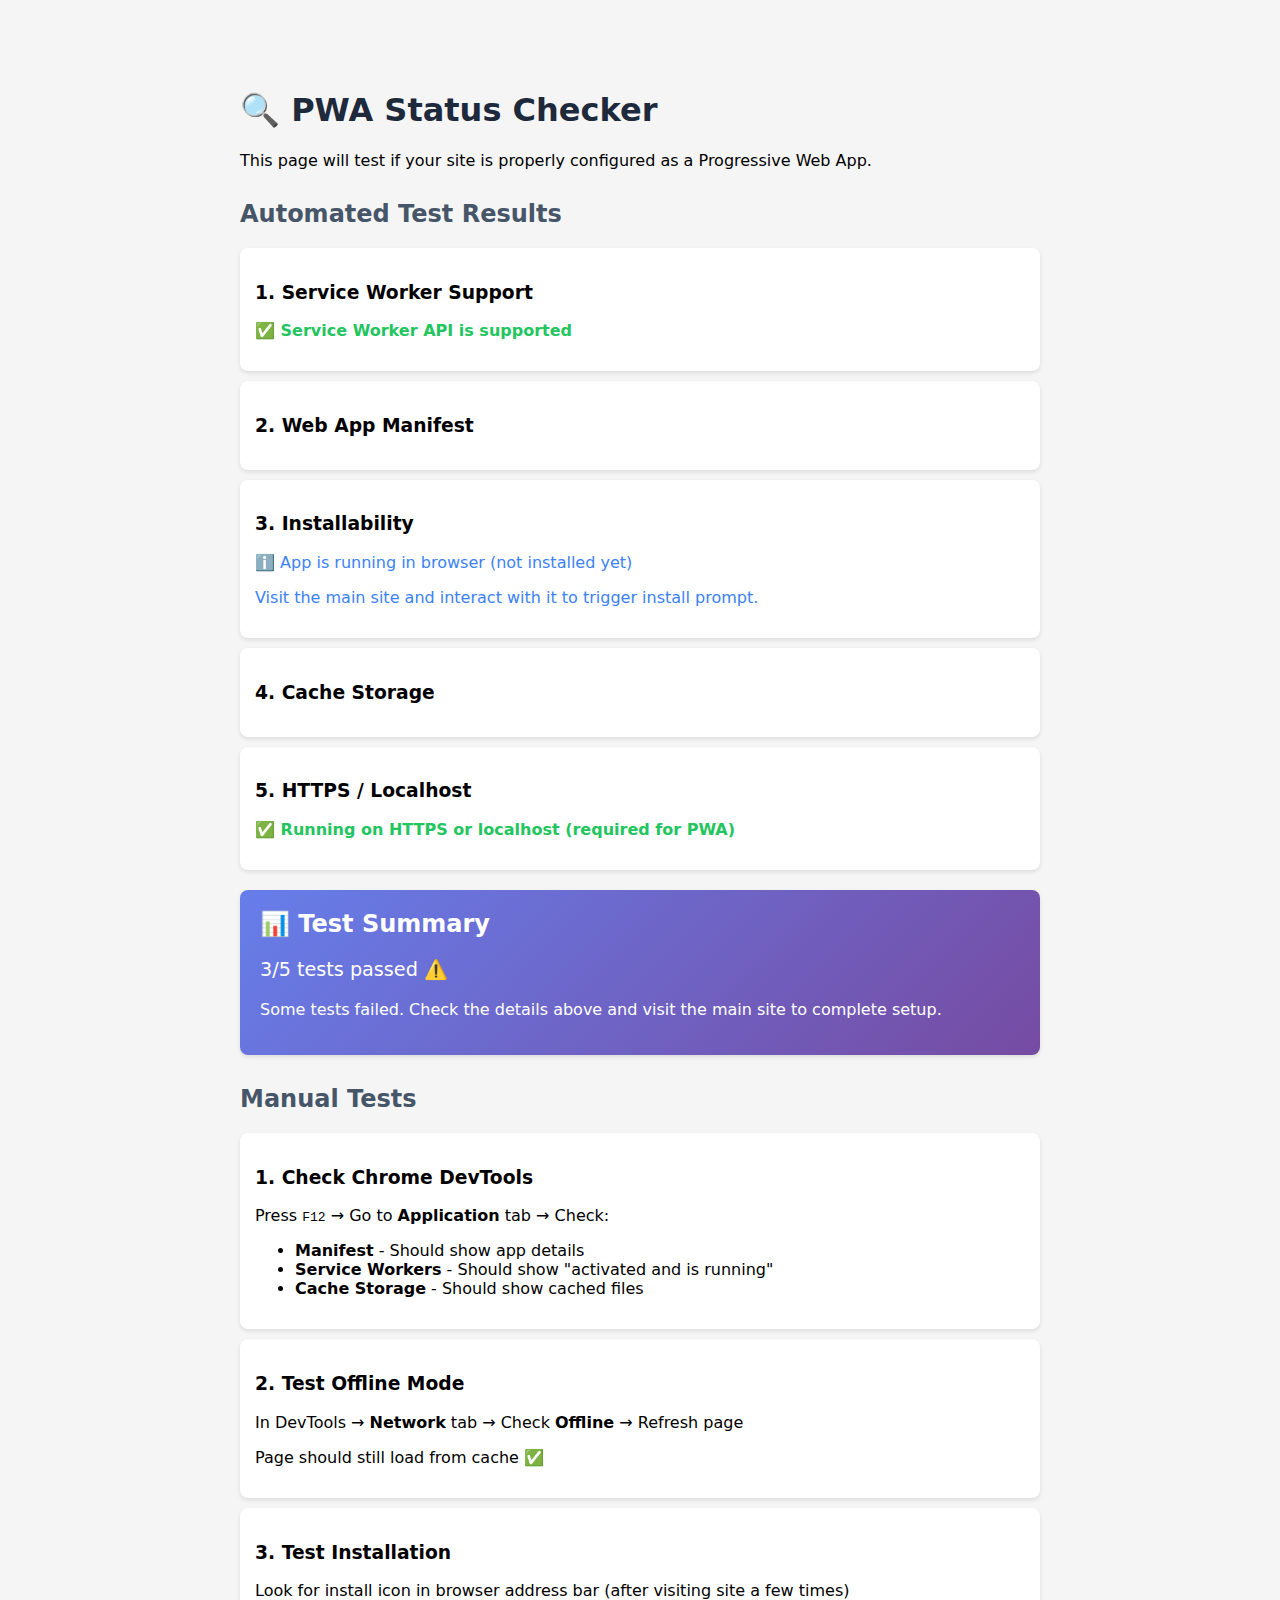
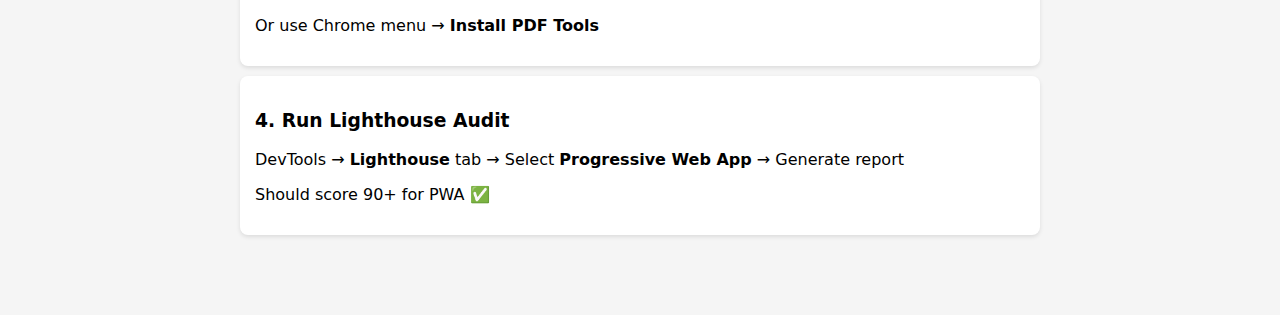
<file: test-pwa.html>
<!DOCTYPE html>
<html lang="en">
<head>
  <meta charset="UTF-8">
  <meta name="viewport" content="width=device-width, initial-scale=1.0">
  <title>PWA Status Checker</title>
  <style>
    body {
      font-family: system-ui, -apple-system, sans-serif;
      max-width: 800px;
      margin: 50px auto;
      padding: 20px;
      background: #f5f5f5;
    }
    .test-item {
      background: white;
      padding: 15px;
      margin: 10px 0;
      border-radius: 8px;
      box-shadow: 0 2px 4px rgba(0,0,0,0.1);
    }
    .pass { color: #22c55e; font-weight: bold; }
    .fail { color: #ef4444; font-weight: bold; }
    .info { color: #3b82f6; }
    button {
      background: #3b82f6;
      color: white;
      border: none;
      padding: 10px 20px;
      border-radius: 6px;
      cursor: pointer;
      margin: 5px;
    }
    button:hover { background: #2563eb; }
    pre {
      background: #1e293b;
      color: #f1f5f9;
      padding: 15px;
      border-radius: 6px;
      overflow-x: auto;
    }
    h1 { color: #1e293b; }
    h2 { color: #475569; margin-top: 30px; }
  </style>
</head>
<body>
  <h1>🔍 PWA Status Checker</h1>
  <p>This page will test if your site is properly configured as a Progressive Web App.</p>
  
  <div id="results"></div>
  
  <h2>Manual Tests</h2>
  <div class="test-item">
    <h3>1. Check Chrome DevTools</h3>
    <p>Press <kbd>F12</kbd> → Go to <strong>Application</strong> tab → Check:</p>
    <ul>
      <li><strong>Manifest</strong> - Should show app details</li>
      <li><strong>Service Workers</strong> - Should show "activated and is running"</li>
      <li><strong>Cache Storage</strong> - Should show cached files</li>
    </ul>
  </div>
  
  <div class="test-item">
    <h3>2. Test Offline Mode</h3>
    <p>In DevTools → <strong>Network</strong> tab → Check <strong>Offline</strong> → Refresh page</p>
    <p>Page should still load from cache ✅</p>
  </div>
  
  <div class="test-item">
    <h3>3. Test Installation</h3>
    <p>Look for install icon in browser address bar (after visiting site a few times)</p>
    <p>Or use Chrome menu → <strong>Install PDF Tools</strong></p>
  </div>
  
  <div class="test-item">
    <h3>4. Run Lighthouse Audit</h3>
    <p>DevTools → <strong>Lighthouse</strong> tab → Select <strong>Progressive Web App</strong> → Generate report</p>
    <p>Should score 90+ for PWA ✅</p>
  </div>
  
  <script>
    const results = document.getElementById('results');
    let output = '<h2>Automated Test Results</h2>';
    
    const tests = {
      serviceWorker: false,
      manifest: false,
      installable: false,
      standalone: false,
      cache: false
    };
    
    // Test 1: Service Worker Support
    output += '<div class="test-item">';
    output += '<h3>1. Service Worker Support</h3>';
    if ('serviceWorker' in navigator) {
      output += '<p class="pass">✅ Service Worker API is supported</p>';
      navigator.serviceWorker.getRegistration().then(reg => {
        if (reg) {
          output += '<p class="pass">✅ Service Worker is registered</p>';
          output += `<p class="info">Scope: ${reg.scope}</p>`;
          tests.serviceWorker = true;
          updateResults();
        } else {
          output += '<p class="fail">❌ Service Worker is not registered</p>';
          output += '<p class="info">Visit the main site first to register the service worker.</p>';
          updateResults();
        }
      }).catch(err => {
        output += `<p class="fail">❌ Error checking service worker: ${err.message}</p>`;
        updateResults();
      });
    } else {
      output += '<p class="fail">❌ Service Worker API is not supported in this browser</p>';
      updateResults();
    }
    output += '</div>';
    
    // Test 2: Manifest
    output += '<div class="test-item">';
    output += '<h3>2. Web App Manifest</h3>';
    fetch('/manifest.json')
      .then(response => {
        if (response.ok) {
          return response.json();
        }
        throw new Error('Manifest not found');
      })
      .then(manifest => {
        output += '<p class="pass">✅ Manifest file found</p>';
        output += `<p class="info">Name: ${manifest.name}</p>`;
        output += `<p class="info">Short Name: ${manifest.short_name}</p>`;
        output += `<p class="info">Display Mode: ${manifest.display}</p>`;
        output += `<p class="info">Icons: ${manifest.icons.length} icon(s) defined</p>`;
        tests.manifest = true;
        updateResults();
      })
      .catch(err => {
        output += '<p class="fail">❌ Manifest file not found or invalid</p>';
        output += `<p class="info">Error: ${err.message}</p>`;
        updateResults();
      });
    output += '</div>';
    
    // Test 3: Installability
    output += '<div class="test-item">';
    output += '<h3>3. Installability</h3>';
    let deferredPrompt;
    window.addEventListener('beforeinstallprompt', (e) => {
      e.preventDefault();
      deferredPrompt = e;
      output += '<p class="pass">✅ App is installable</p>';
      output += '<button onclick="installApp()">Install App</button>';
      tests.installable = true;
      updateResults();
    });
    
    // Check if already installed
    if (window.matchMedia('(display-mode: standalone)').matches || window.navigator.standalone) {
      output += '<p class="pass">✅ App is running in standalone mode (already installed)</p>';
      tests.standalone = true;
    } else {
      output += '<p class="info">ℹ️ App is running in browser (not installed yet)</p>';
      output += '<p class="info">Visit the main site and interact with it to trigger install prompt.</p>';
    }
    output += '</div>';
    
    // Test 4: Cache Storage
    output += '<div class="test-item">';
    output += '<h3>4. Cache Storage</h3>';
    if ('caches' in window) {
      caches.keys().then(keys => {
        if (keys.length > 0) {
          output += `<p class="pass">✅ Found ${keys.length} cache(s)</p>`;
          keys.forEach(key => {
            output += `<p class="info">- ${key}</p>`;
          });
          tests.cache = true;
        } else {
          output += '<p class="info">ℹ️ No caches found (visit main site first to populate cache)</p>';
        }
        updateResults();
      }).catch(err => {
        output += `<p class="fail">❌ Error checking cache: ${err.message}</p>`;
        updateResults();
      });
    } else {
      output += '<p class="fail">❌ Cache API not supported</p>';
      updateResults();
    }
    output += '</div>';
    
    // Test 5: HTTPS
    output += '<div class="test-item">';
    output += '<h3>5. HTTPS / Localhost</h3>';
    if (location.protocol === 'https:' || location.hostname === 'localhost' || location.hostname === '127.0.0.1') {
      output += '<p class="pass">✅ Running on HTTPS or localhost (required for PWA)</p>';
    } else {
      output += '<p class="fail">❌ Not running on HTTPS (PWA requires HTTPS in production)</p>';
    }
    output += '</div>';
    
    results.innerHTML = output;
    
    function updateResults() {
      const passed = Object.values(tests).filter(t => t).length;
      const total = Object.keys(tests).length;
      
      if (!document.getElementById('summary')) {
        const summary = document.createElement('div');
        summary.id = 'summary';
        summary.className = 'test-item';
        summary.style.cssText = 'background: linear-gradient(135deg, #667eea 0%, #764ba2 100%); color: white; padding: 20px; border-radius: 8px; margin-top: 20px;';
        results.appendChild(summary);
      }
      
      const summary = document.getElementById('summary');
      summary.innerHTML = `
        <h2 style="color: white; margin-top: 0;">📊 Test Summary</h2>
        <p style="font-size: 1.2em;">
          ${passed}/${total} tests passed
          ${passed === total ? '🎉' : '⚠️'}
        </p>
        ${passed === total 
          ? '<p>✅ Your PWA is properly configured!</p>' 
          : '<p>Some tests failed. Check the details above and visit the main site to complete setup.</p>'}
      `;
    }
    
    window.installApp = async function() {
      if (deferredPrompt) {
        deferredPrompt.prompt();
        const { outcome } = await deferredPrompt.userChoice;
        console.log('User choice:', outcome);
        deferredPrompt = null;
        
        if (outcome === 'accepted') {
          alert('App installation started!');
        }
      } else {
        alert('Install prompt not available. Make sure you\'ve visited the main site and met install criteria.');
      }
    };
    
    // Initial update
    setTimeout(updateResults, 2000);
  </script>
</body>
</html>
</file>
<file: shared/styles.css>
/* Shared styles for all tool pages */
/* Falcon-Inspired Bootstrap 5 Elegant Layout */

/* Navigation styles - No visible scrollbar */
nav {
  scrollbar-width: none; /* Firefox */
  -ms-overflow-style: none; /* IE and Edge */
}

nav::-webkit-scrollbar {
  display: none; /* Chrome, Safari, Opera */
}

/* Navigation item styles - Elegant with animations */
.nav-item {
  transition: all 0.3s cubic-bezier(0.4, 0, 0.2, 1);
  position: relative;
  overflow: hidden;
  border-radius: 8px;
}

.nav-item::before {
  content: '';
  position: absolute;
  left: 0;
  top: 0;
  height: 100%;
  width: 3px;
  background: var(--bs-primary);
  transform: scaleY(0);
  transform-origin: bottom;
  transition: transform 0.3s cubic-bezier(0.4, 0, 0.2, 1);
}

.nav-item:hover:not(.active) {
  transform: translateX(4px);
  background-color: rgba(255, 255, 255, 0.08) !important;
}

.nav-item:hover:not(.active)::before {
  transform: scaleY(0.3);
}

.nav-item.active {
  color: var(--bs-primary) !important;
  background-color: rgba(59, 130, 246, 0.15) !important;
  transform: translateX(4px);
}

.nav-item.active::before {
  transform: scaleY(1);
}

/* Smooth icon animation */
.nav-item span {
  transition: transform 0.3s cubic-bezier(0.4, 0, 0.2, 1);
}

.nav-item:hover span {
  transform: scale(1.1);
}

/* Staggered fade-in animation for nav items */
@keyframes fadeInUp {
  from {
    opacity: 0;
    transform: translateY(10px);
  }
  to {
    opacity: 1;
    transform: translateY(0);
  }
}

.nav-item {
  animation: fadeInUp 0.4s ease-out backwards;
}

.nav-item:nth-child(1) { animation-delay: 0.05s; }
.nav-item:nth-child(2) { animation-delay: 0.1s; }
.nav-item:nth-child(3) { animation-delay: 0.15s; }
.nav-item:nth-child(4) { animation-delay: 0.2s; }
.nav-item:nth-child(5) { animation-delay: 0.25s; }
.nav-item:nth-child(6) { animation-delay: 0.3s; }
.nav-item:nth-child(7) { animation-delay: 0.35s; }
.nav-item:nth-child(8) { animation-delay: 0.4s; }
.nav-item:nth-child(9) { animation-delay: 0.45s; }
.nav-item:nth-child(10) { animation-delay: 0.5s; }
.nav-item:nth-child(11) { animation-delay: 0.55s; }
.nav-item:nth-child(12) { animation-delay: 0.6s; }
.nav-item:nth-child(13) { animation-delay: 0.65s; }
.nav-item:nth-child(14) { animation-delay: 0.7s; }
.nav-item:nth-child(15) { animation-delay: 0.75s; }
.nav-item:nth-child(n+16) { animation-delay: 0.8s; }

/* Category header animation */
nav h2 {
  animation: fadeInUp 0.3s ease-out;
}

/* Smooth text color transitions */
.nav-item div {
  transition: color 0.3s ease;
}

/* Dropzone hover effects */
.dropzone:hover {
  border-color: var(--bs-primary) !important;
  background-color: rgba(30, 41, 59, 0.6) !important;
}

/* Card hover effects */
.card {
  transition: transform 0.2s ease, box-shadow 0.2s ease;
}

.card:hover {
  transform: translateY(-2px);
  box-shadow: 0 0.75rem 1.5rem rgba(0, 0, 0, 0.2) !important;
}

/* Navigation positioning */
nav {
  height: auto;
  overflow-y: visible;
}

/* Mobile menu with smooth animations */
@media (max-width: 991.98px) {
  nav {
    position: fixed !important;
    top: 0;
    left: 0;
    z-index: 1050;
    width: 100% !important;
    max-height: 100vh;
    overflow-y: auto; /* Allow scrolling on mobile only */
    transition: transform 0.3s cubic-bezier(0.4, 0, 0.2, 1);
  }
  
  #mobile-menu {
    transition: opacity 0.3s ease, transform 0.3s cubic-bezier(0.4, 0, 0.2, 1);
  }
  
  #mobile-menu.d-none {
    opacity: 0;
    transform: translateY(-10px);
  }
  
  #mobile-menu:not(.d-none) {
    opacity: 1;
    transform: translateY(0);
  }
  
  #main-content {
    padding-top: 70px !important;
    transition: padding-top 0.3s ease;
  }
  
  #nav-container {
    height: 0;
    overflow: visible;
  }
}

/* Desktop layout adjustments */
@media (min-width: 992px) {
  nav {
    position: sticky !important;
    top: 0;
    height: auto; /* Auto height to show all items */
    max-height: none; /* Remove max-height constraint */
    width: 100% !important;
    overflow-y: visible; /* No scrolling on desktop */
  }
  
  #main-content {
    padding-top: 0 !important;
  }
  
  #nav-container {
    position: relative;
    height: auto;
  }
}

/* Ad sidebar styles */
#left-ad, #right-ad {
  scrollbar-width: thin;
  scrollbar-color: #475569 #1e293b;
}

#left-ad::-webkit-scrollbar,
#right-ad::-webkit-scrollbar {
  width: 4px;
}

#left-ad::-webkit-scrollbar-track,
#right-ad::-webkit-scrollbar-track {
  background: #1e293b;
}

#left-ad::-webkit-scrollbar-thumb,
#right-ad::-webkit-scrollbar-thumb {
  background: #475569;
  border-radius: 2px;
}

/* Ensure content doesn't overflow */
body {
  overflow-x: hidden;
}

/* Smooth transitions - refined */
* {
  transition: background-color 0.3s cubic-bezier(0.4, 0, 0.2, 1), 
              color 0.3s cubic-bezier(0.4, 0, 0.2, 1), 
              border-color 0.3s cubic-bezier(0.4, 0, 0.2, 1),
              transform 0.3s cubic-bezier(0.4, 0, 0.2, 1);
}

/* Tool content fade-in animation */
#tool-content {
  transition: opacity 0.3s cubic-bezier(0.4, 0, 0.2, 1), 
              transform 0.3s cubic-bezier(0.4, 0, 0.2, 1);
}

@keyframes fadeIn {
  from {
    opacity: 0;
    transform: translateY(10px);
  }
  to {
    opacity: 1;
    transform: translateY(0);
  }
}

/* Navigation header animation */
nav h1 {
  animation: fadeInUp 0.4s ease-out;
}

/* Category sections animation */
nav > div > div {
  animation: fadeInUp 0.5s ease-out backwards;
}

nav > div > div:nth-child(1) { animation-delay: 0.1s; }
nav > div > div:nth-child(2) { animation-delay: 0.2s; }
nav > div > div:nth-child(3) { animation-delay: 0.3s; }
nav > div > div:nth-child(4) { animation-delay: 0.4s; }

/* Mobile-first responsive improvements */
@media (max-width: 640px) {
  /* Smaller padding on mobile */
  #main-content {
    padding-left: 0.75rem;
    padding-right: 0.75rem;
  }
  
  /* Compact navigation on mobile */
  nav {
    font-size: 0.875rem;
  }
}

/* Tablet adjustments */
@media (min-width: 640px) and (max-width: 1023px) {
  #main-content {
    padding-left: 1rem;
    padding-right: 1rem;
  }
}

/* Large desktop adjustments */
@media (min-width: 1280px) {
  #grid-container {
    max-width: 1920px;
    margin: 0 auto;
  }
}

/* Prevent horizontal scroll */
html, body {
  overflow-x: hidden;
  max-width: 100vw;
}

/* Ad container styling */
.adsbygoogle {
  display: block;
  text-align: center;
}

/* Smooth scroll behavior */
html {
  scroll-behavior: smooth;
}

/* FAQ Accordion Styling */
.accordion-button {
  background-color: rgba(30, 41, 59, 0.6) !important;
  color: #f8fafc !important;
  border: none !important;
  box-shadow: none !important;
}

.accordion-button:not(.collapsed) {
  background-color: rgba(59, 130, 246, 0.15) !important;
  color: var(--bs-primary) !important;
}

.accordion-button:focus {
  border-color: var(--bs-primary) !important;
  box-shadow: 0 0 0 0.25rem rgba(59, 130, 246, 0.25) !important;
}

.accordion-body {
  background-color: rgba(30, 41, 59, 0.4) !important;
  color: #cbd5e1 !important;
}

.accordion-item {
  border: 1px solid rgba(255, 255, 255, 0.1) !important;
  background-color: transparent !important;
}

/* Section animations */
.card {
  animation: fadeInUp 0.5s ease-out backwards;
}

.card:nth-of-type(1) { animation-delay: 0.1s; }
.card:nth-of-type(2) { animation-delay: 0.2s; }
.card:nth-of-type(3) { animation-delay: 0.3s; }
.card:nth-of-type(4) { animation-delay: 0.4s; }
.card:nth-of-type(5) { animation-delay: 0.5s; }

/* Use case cards hover effect */
.card.bg-dark-subtle:hover {
  transform: translateY(-4px);
  box-shadow: 0 0.5rem 1rem rgba(59, 130, 246, 0.2) !important;
  border-color: rgba(59, 130, 246, 0.3) !important;
}

/* Bounce Animation */
@keyframes bounce {
  0%, 100% {
    transform: translateY(0);
  }
  50% {
    transform: translateY(-25%);
  }
}

.animate-bounce {
  animation: bounce 1s infinite;
  display: inline-block;
}
</file>
<file: style.css>
/* Bootstrap Light Theme (Default) */
body {
  margin: 0;
  padding: 0;
  font-family: system-ui, -apple-system, "Segoe UI", Roboto, "Helvetica Neue", Arial, sans-serif;
  background: linear-gradient(135deg, #f8fafc 0%, #e2e8f0 50%, #f8fafc 100%);
  color: #1e293b;
  min-height: 100vh;
}

/* Custom Animations */
@keyframes pulse-glow {
  0%, 100% { box-shadow: 0 0 20px rgba(59, 130, 246, 0.4); }
  50% { box-shadow: 0 0 30px rgba(59, 130, 246, 0.7); }
}
@keyframes slide-in {
  from { opacity: 0; transform: translateY(-10px); }
  to { opacity: 1; transform: translateY(0); }
}
@keyframes bounce-in {
  0% { transform: scale(0.8); opacity: 0; }
  50% { transform: scale(1.05); }
  100% { transform: scale(1); opacity: 1; }
}
@keyframes spin-slow {
  from { transform: rotate(0deg); }
  to { transform: rotate(360deg); }
}

.animate-pulse-glow {
  animation: pulse-glow 2s ease-in-out infinite;
}
.animate-slide-in {
  animation: slide-in 0.5s ease-out;
}
.animate-bounce-in {
  animation: bounce-in 0.6s ease-out;
}
.animate-spin-slow {
  animation: spin-slow 3s linear infinite;
}

/* Prevent horizontal scrollbar */
html, body {
  overflow-x: hidden;
  max-width: 100%;
}

/* Mobile padding adjustments */
@media (max-width: 991.98px) {
  #main-content {
    padding-left: 0.75rem !important;
    padding-right: 0.75rem !important;
  }
  
  .container-fluid {
    padding-left: 0 !important;
    padding-right: 0 !important;
  }
}

@media (max-width: 576px) {
  #main-content {
    padding-top: 70px;
  }
}

/* Dark Theme (Default) */
:root {
  --bs-primary: #3b82f6;
  --bs-secondary: #64748b;
  --bs-success: #10b981;
  --bs-info: #06b6d4;
  --bs-warning: #f59e0b;
  --bs-danger: #ef4444;
  --bs-dark: #0f172a;
  --bs-light: #f8fafc;
  --bs-body-bg: #0f172a;
  --bs-body-color: #f8fafc;
  --bs-border-color: rgba(255, 255, 255, 0.1);
  --bg-gradient-start: #0f172a;
  --bg-gradient-mid: #1e293b;
  --bg-gradient-end: #0f172a;
  --card-bg: rgba(30, 41, 59, 0.6);
  --card-border: rgba(255, 255, 255, 0.1);
  --form-bg: rgba(30, 41, 59, 0.8);
  --form-border: rgba(255, 255, 255, 0.1);
  --text-primary: #f8fafc;
  --text-secondary: #94a3b8;
  --nav-bg: rgba(15, 23, 42, 0.95);
  --dropzone-bg: rgba(30, 41, 59, 0.4);
  --dropzone-border: rgba(255, 255, 255, 0.2);
  --progress-bg: rgba(255, 255, 255, 0.1);
}

/* Light Theme */
[data-theme="light"] {
  --bs-primary: #3b82f6;
  --bs-secondary: #64748b;
  --bs-success: #10b981;
  --bs-info: #06b6d4;
  --bs-warning: #f59e0b;
  --bs-danger: #ef4444;
  --bs-dark: #f8fafc;
  --bs-light: #0f172a;
  --bs-body-bg: #ffffff;
  --bs-body-color: #1e293b;
  --bs-border-color: rgba(0, 0, 0, 0.1);
  --bg-gradient-start: #f8fafc;
  --bg-gradient-mid: #e2e8f0;
  --bg-gradient-end: #f8fafc;
  --card-bg: rgba(255, 255, 255, 0.9);
  --card-border: rgba(0, 0, 0, 0.1);
  --form-bg: rgba(255, 255, 255, 0.95);
  --form-border: rgba(0, 0, 0, 0.15);
  --text-primary: #1e293b;
  --text-secondary: #64748b;
  --nav-bg: rgba(255, 255, 255, 0.95);
  --dropzone-bg: rgba(248, 250, 252, 0.8);
  --dropzone-border: rgba(0, 0, 0, 0.15);
  --progress-bg: rgba(0, 0, 0, 0.1);
}

body {
  background: linear-gradient(135deg, var(--bg-gradient-start) 0%, var(--bg-gradient-mid) 50%, var(--bg-gradient-end) 100%) !important;
  color: var(--bs-body-color) !important;
  transition: background 0.3s ease, color 0.3s ease;
}

/* Force light theme background by default */
html:not([data-theme]) body,
html[data-theme="light"] body {
  background: linear-gradient(135deg, #f8fafc 0%, #e2e8f0 50%, #f8fafc 100%) !important;
  color: #1e293b !important;
}

.bg-gradient-primary {
  background: linear-gradient(135deg, #3b82f6 0%, #06b6d4 100%) !important;
}

.text-gradient {
  background: linear-gradient(135deg, #60a5fa 0%, #06b6d4 100%);
  -webkit-background-clip: text;
  -webkit-text-fill-color: transparent;
  background-clip: text;
}

/* Card styling */
.card {
  background-color: var(--card-bg) !important;
  border: 1px solid var(--card-border) !important;
  backdrop-filter: blur(10px);
  transition: background-color 0.3s ease, border-color 0.3s ease;
}

/* Form controls */
.form-control, .form-select {
  background-color: var(--form-bg) !important;
  border-color: var(--form-border) !important;
  color: var(--text-primary) !important;
  transition: background-color 0.3s ease, border-color 0.3s ease, color 0.3s ease;
}

.form-control:focus, .form-select:focus {
  background-color: var(--form-bg) !important;
  border-color: var(--bs-primary) !important;
  color: var(--text-primary) !important;
  box-shadow: 0 0 0 0.25rem rgba(59, 130, 246, 0.25) !important;
}

/* Buttons */
.btn-primary {
  background: linear-gradient(135deg, #3b82f6 0%, #06b6d4 100%) !important;
  border: none !important;
}

/* Progress bar */
.progress {
  background-color: var(--progress-bg) !important;
  transition: background-color 0.3s ease;
}

.progress-bar.bg-gradient-primary,
.progress-bar.bg-primary {
  background: linear-gradient(135deg, #3b82f6 0%, #06b6d4 100%) !important;
  background-color: transparent !important;
}

/* Dropzone */
.dropzone {
  border: 2px dashed var(--dropzone-border) !important;
  background-color: var(--dropzone-bg) !important;
  cursor: pointer;
  transition: border-color 0.3s ease, background-color 0.3s ease;
}

.dropzone:hover {
  border-color: var(--bs-primary) !important;
  background-color: var(--dropzone-bg) !important;
  opacity: 0.9;
}

/* Text colors */
.text-light {
  color: var(--text-primary) !important;
}

.text-secondary {
  color: var(--text-secondary) !important;
}

/* Falcon-style Dropdown Theme Selector */
.dropdown-menu {
  background-color: var(--card-bg) !important;
  border: 1px solid var(--card-border) !important;
  backdrop-filter: blur(10px);
}

.dropdown-item {
  color: var(--text-primary) !important;
  transition: all 0.2s ease;
}

.dropdown-item:hover {
  background-color: var(--bs-primary) !important;
  color: #ffffff !important;
}

.dropdown-item.active {
  background-color: rgba(59, 130, 246, 0.15) !important;
  color: var(--bs-primary) !important;
}

.dropdown-item i {
  width: 16px;
  text-align: center;
}

/* Theme Toggle Button */
.theme-toggle {
  position: fixed;
  top: 20px;
  right: 20px;
  z-index: 1050;
  width: 50px;
  height: 50px;
  border-radius: 50%;
  border: 2px solid var(--bs-primary);
  background-color: var(--card-bg);
  color: var(--text-primary);
  display: flex;
  align-items: center;
  justify-content: center;
  cursor: pointer;
  transition: all 0.3s ease;
  box-shadow: 0 4px 6px rgba(0, 0, 0, 0.1);
}

.theme-toggle:hover {
  transform: scale(1.1);
  box-shadow: 0 6px 12px rgba(59, 130, 246, 0.3);
}

.theme-toggle i {
  font-size: 1.5rem;
  transition: transform 0.3s ease;
}

.theme-toggle:hover i {
  transform: rotate(180deg);
}

@media (max-width: 991.98px) {
  .theme-toggle {
    top: 80px;
    right: 15px;
    width: 45px;
    height: 45px;
  }
}

/* Simple dark theme for toastr */
#toast-container {
  top: 20px;
  right: 20px;
}

.toast {
  background-color: rgba(30, 41, 59, 0.95) !important;
  color: #f8fafc !important;
  border-left: 4px solid !important;
  opacity: 1 !important;
}

.toast-success {
  border-left-color: #10b981 !important;
}

.toast-error {
  border-left-color: #ef4444 !important;
}

.toast-warning {
  border-left-color: #f59e0b !important;
}

.toast-info {
  border-left-color: #06b6d4 !important;
}

.toast-title {
  color: #f8fafc !important;
}

.toast-message {
  color: #cbd5e1 !important;
}

.toast-close-button {
  color: rgba(255, 255, 255, 0.6) !important;
  opacity: 1 !important;
  cursor: pointer !important;
}

.toast-close-button:hover {
  color: #f8fafc !important;
  opacity: 1 !important;
}

/* Smooth fadeout animation */
@keyframes toastFadeOut {
  from {
    opacity: 1;
    transform: translateX(0) scale(1);
  }
  to {
    opacity: 0;
    transform: translateX(100px) scale(0.8);
  }
}

@keyframes toastFadeIn {
  from {
    opacity: 0;
    transform: translateX(100px) scale(0.8);
  }
  to {
    opacity: 1;
    transform: translateX(0) scale(1);
  }
}

/* Footer Animations */
@keyframes footerFadeIn {
  from {
    opacity: 0;
    transform: translateY(20px);
  }
  to {
    opacity: 1;
    transform: translateY(0);
  }
}

footer {
  animation: footerFadeIn 0.6s ease-out;
}

/* Footer Theme Support */
.footer-theme {
  background: linear-gradient(135deg, #1e293b 0%, #0f172a 50%, #1e293b 100%);
  border-top: 2px solid rgba(59, 130, 246, 0.2);
}

html[data-theme="light"] .footer-theme {
  background: linear-gradient(135deg, #f8fafc 0%, #e2e8f0 50%, #f8fafc 100%);
  border-top: 2px solid rgba(0, 0, 0, 0.1);
}

.footer-gradient-line {
  background: linear-gradient(90deg, transparent, rgba(59, 130, 246, 0.5), transparent);
}

html[data-theme="light"] .footer-gradient-line {
  background: linear-gradient(90deg, transparent, rgba(59, 130, 246, 0.3), transparent);
}

.footer-text-light {
  color: #cbd5e1;
}

html[data-theme="light"] .footer-text-light {
  color: #475569;
}

.footer-text-secondary {
  color: #94a3b8;
}

html[data-theme="light"] .footer-text-secondary {
  color: #64748b;
}

.footer-border-top {
  border-top: 1px solid rgba(59, 130, 246, 0.1);
  transition: border-color 0.3s ease;
}

html:not([data-theme]) .footer-border-top,
html[data-theme="light"] .footer-border-top {
  border-top: 1px solid rgba(0, 0, 0, 0.1);
}

.footer-link {
  position: relative;
}

/* Footer Link Styles */
.footer-link {
  position: relative;
}

.footer-link:hover {
  color: #60a5fa !important;
  transform: translateX(5px);
}

.footer-link-icon {
  position: relative;
  z-index: 1;
}

.footer-link:hover .footer-link-icon {
  opacity: 1 !important;
  transform: translateX(0) !important;
}

.footer-link::before {
  content: '';
  position: absolute;
  left: 0;
  bottom: 2px;
  width: 0;
  height: 2px;
  background: linear-gradient(90deg, #60a5fa, #a78bfa);
  transition: width 0.3s cubic-bezier(0.4, 0, 0.2, 1);
  border-radius: 2px;
}

.footer-link:hover::before {
  width: calc(100% - 1.5rem);
}

/* Footer Icon Links */
.footer-icon-link {
  position: relative;
  overflow: hidden;
}

.footer-icon-link::before {
  content: '';
  position: absolute;
  top: 50%;
  left: 50%;
  width: 0;
  height: 0;
  border-radius: 50%;
  background: radial-gradient(circle, rgba(59, 130, 246, 0.3), rgba(59, 130, 246, 0.1));
  transform: translate(-50%, -50%);
  transition: width 0.4s cubic-bezier(0.4, 0, 0.2, 1), height 0.4s cubic-bezier(0.4, 0, 0.2, 1);
}

.footer-icon-link:hover {
  background: rgba(59, 130, 246, 0.2) !important;
  transform: translateY(-4px);
  box-shadow: 0 6px 20px rgba(59, 130, 246, 0.4);
}

.footer-icon-link:hover::before {
  width: 100%;
  height: 100%;
}

.footer-icon-link i {
  position: relative;
  z-index: 1;
  transition: transform 0.3s cubic-bezier(0.4, 0, 0.2, 1);
}

.footer-icon-link:hover i {
  transform: scale(1.15) rotate(8deg);
}

/* Footer Feature Items */
.footer-feature-item:hover {
  transform: translateX(8px);
}

.footer-feature-item:hover i {
  transform: scale(1.2);
}

/* Footer Bottom Links */
.footer-bottom-link {
  position: relative;
}

.footer-bottom-link:hover {
  color: #60a5fa !important;
  background-color: rgba(59, 130, 246, 0.1) !important;
}

.footer-bottom-link::after {
  content: '';
  position: absolute;
  bottom: 0;
  left: 50%;
  width: 0;
  height: 2px;
  background: linear-gradient(90deg, #60a5fa, #a78bfa);
  transition: all 0.3s cubic-bezier(0.4, 0, 0.2, 1);
  transform: translateX(-50%);
  border-radius: 2px;
}

.footer-bottom-link:hover::after {
  width: calc(100% - 1.5rem);
}

/* Scroll to top button */
.scroll-top {
  position: fixed;
  bottom: 2rem;
  right: 2rem;
  width: 52px;
  height: 52px;
  border-radius: 50%;
  background: linear-gradient(135deg, #3b82f6, #06b6d4);
  color: white;
  border: none;
  display: none;
  align-items: center;
  justify-content: center;
  font-size: 1.25rem;
  cursor: pointer;
  box-shadow: 0 4px 16px rgba(59, 130, 246, 0.4);
  transition: all 0.3s ease;
  z-index: 1000;
}

.scroll-top.visible {
  display: flex;
}

.scroll-top:hover {
  transform: translateY(-4px) scale(1.05);
  box-shadow: 0 8px 24px rgba(59, 130, 246, 0.5);
}

/* Ensure toasts can fade out */
#toast-container > div {
  animation: toastFadeIn 0.4s cubic-bezier(0.4, 0, 0.2, 1) !important;
  transition: all 0.4s cubic-bezier(0.4, 0, 0.2, 1) !important;
}

/* Fadeout animation class */
#toast-container > div.toast-fadeout,
#toast-container > div.toast-removing {
  animation: toastFadeOut 0.4s cubic-bezier(0.4, 0, 0.2, 1) !important;
  opacity: 0 !important;
  transform: translateX(100px) scale(0.8) !important;
}

/* Ensure toastr's default fadeout works */
.toast.toast-removing {
  opacity: 0 !important;
  transform: translateX(100px) scale(0.8) !important;
}

/* Privacy Policy Page Specific Styles */
/* Elegant Navigation */
.privacy-nav {
  background: var(--nav-bg);
  backdrop-filter: blur(20px);
  border-bottom: 1px solid var(--card-border);
  padding: 1.25rem 0;
  position: sticky;
  top: 0;
  z-index: 1000;
  box-shadow: 0 1px 3px rgba(0, 0, 0, 0.04);
  transition: background 0.3s ease, border-color 0.3s ease;
}

/* Elegant Header */
.privacy-header {
  background: linear-gradient(135deg, var(--card-bg) 0%, var(--bg-gradient-start) 100%);
  padding: 5rem 0 4rem;
  position: relative;
  border-bottom: 1px solid var(--card-border);
  transition: background 0.3s ease, border-color 0.3s ease;
}

html:not([data-theme]) .privacy-header,
html[data-theme="light"] .privacy-header {
  background: linear-gradient(135deg, #ffffff 0%, #f8fafc 100%);
  border-bottom: 1px solid rgba(0, 0, 0, 0.06);
}

.privacy-header::before {
  content: '';
  position: absolute;
  top: 0;
  left: 0;
  right: 0;
  height: 4px;
  background: linear-gradient(90deg, #3b82f6, #06b6d4, #3b82f6);
}

.header-icon {
  width: 80px;
  height: 80px;
  background: linear-gradient(135deg, #3b82f6, #06b6d4);
  border-radius: 20px;
  display: flex;
  align-items: center;
  justify-content: center;
  margin: 0 auto 1.5rem;
  box-shadow: 0 10px 25px rgba(59, 130, 246, 0.25);
}

.header-icon i {
  font-size: 2.5rem;
  color: white;
}

/* Content Cards - Elegant Design */
.privacy-card {
  background: var(--card-bg);
  border: 1px solid var(--card-border);
  border-radius: 16px;
  box-shadow: 0 2px 8px rgba(0, 0, 0, 0.04);
  transition: all 0.3s cubic-bezier(0.4, 0, 0.2, 1);
  overflow: hidden;
  margin-bottom: 1.25rem;
  backdrop-filter: blur(10px);
}

html:not([data-theme]) .privacy-card,
html[data-theme="light"] .privacy-card {
  background: white;
  border: 1px solid rgba(0, 0, 0, 0.08);
}

.privacy-card:hover {
  box-shadow: 0 8px 24px rgba(0, 0, 0, 0.08);
  transform: translateY(-2px);
  border-color: rgba(59, 130, 246, 0.2);
}

.section-header {
  cursor: pointer;
  padding: 2rem 2rem;
  transition: all 0.3s ease;
  position: relative;
  border-bottom: 1px solid var(--card-border);
}

.section-header h2 {
  margin-bottom: 0.25rem;
}

.section-header .small {
  font-size: 0.95rem;
  font-weight: 500;
}

.section-header:hover {
  background: linear-gradient(90deg, rgba(59, 130, 246, 0.03), transparent);
}

html[data-theme="dark"] .section-header:hover {
  background: linear-gradient(90deg, rgba(96, 165, 250, 0.1), transparent);
}

.section-header.active {
  background: linear-gradient(90deg, rgba(59, 130, 246, 0.06), transparent);
}

html[data-theme="dark"] .section-header.active {
  background: linear-gradient(90deg, rgba(96, 165, 250, 0.15), transparent);
}

.section-icon {
  width: 56px;
  height: 56px;
  border-radius: 14px;
  display: flex;
  align-items: center;
  justify-content: center;
  font-size: 1.75rem;
  margin-right: 1.25rem;
  transition: all 0.3s ease;
  background: linear-gradient(135deg, rgba(59, 130, 246, 0.1), rgba(6, 182, 212, 0.1));
  color: #3b82f6;
  flex-shrink: 0;
}

.section-header:hover .section-icon {
  transform: scale(1.05) rotate(3deg);
  background: linear-gradient(135deg, rgba(59, 130, 246, 0.15), rgba(6, 182, 212, 0.15));
}

.section-content {
  padding: 0 2rem;
  max-height: 0;
  overflow: hidden;
  transition: all 0.4s cubic-bezier(0.4, 0, 0.2, 1);
}

.section-content.expanded {
  max-height: 5000px;
  padding: 2rem;
}

.section-content.expanded p {
  font-size: 1.1rem;
  line-height: 1.9;
  color: var(--text-primary);
  margin-bottom: 1.25rem;
}

html:not([data-theme]) .section-content.expanded p,
html[data-theme="light"] .section-content.expanded p {
  color: #1e293b;
}

html[data-theme="dark"] .section-content.expanded p {
  color: #e2e8f0;
}

.section-toggle {
  transition: transform 0.3s ease;
  color: var(--text-secondary);
  font-size: 1.25rem;
}

.section-header.active .section-toggle {
  transform: rotate(180deg);
  color: var(--bs-primary);
}

/* Privacy Page Typography */
.privacy-page h1 {
  font-size: 3rem;
  font-weight: 700;
  color: var(--text-primary);
  letter-spacing: -0.02em;
  line-height: 1.2;
}

html:not([data-theme]) .privacy-page h1,
html[data-theme="light"] .privacy-page h1 {
  color: #0f172a;
  background: linear-gradient(135deg, #0f172a 0%, #1e293b 50%, #3b82f6 100%);
  -webkit-background-clip: text;
  -webkit-text-fill-color: transparent;
  background-clip: text;
}

html[data-theme="dark"] .privacy-page h1 {
  color: #f8fafc;
  background: linear-gradient(135deg, #f8fafc 0%, #cbd5e1 50%, #60a5fa 100%);
  -webkit-background-clip: text;
  -webkit-text-fill-color: transparent;
  background-clip: text;
}

.privacy-page h2 {
  font-size: 1.75rem;
  font-weight: 700;
  color: var(--text-primary);
  letter-spacing: -0.01em;
  line-height: 1.4;
  margin-bottom: 0.5rem;
}

html[data-theme="dark"] .privacy-page h2 {
  color: #f1f5f9;
}

.privacy-page h3 {
  font-size: 1.35rem;
  font-weight: 600;
  color: var(--text-primary);
  margin-top: 2rem;
  margin-bottom: 1rem;
  line-height: 1.5;
}

html[data-theme="dark"] .privacy-page h3 {
  color: #e2e8f0;
}

.privacy-page p {
  color: var(--text-primary);
  font-size: 1.1rem;
  line-height: 1.9;
  margin-bottom: 1.25rem;
  font-weight: 400;
}

html:not([data-theme]) .privacy-page p,
html[data-theme="light"] .privacy-page p {
  color: #1e293b;
}

html[data-theme="dark"] .privacy-page p {
  color: #e2e8f0;
}

/* Highlight Boxes */
.highlight-box {
  background: linear-gradient(135deg, rgba(59, 130, 246, 0.1), rgba(6, 182, 212, 0.1));
  border-left: 4px solid #3b82f6;
  border-radius: 12px;
  padding: 1.75rem;
  margin: 2rem 0;
  transition: all 0.3s ease;
}

html[data-theme="dark"] .highlight-box {
  background: linear-gradient(135deg, rgba(96, 165, 250, 0.15), rgba(34, 211, 238, 0.15));
  border-left-color: #60a5fa;
}

.highlight-box p,
.highlight-box h4 {
  color: var(--text-primary);
  margin-bottom: 0.75rem;
}

html:not([data-theme]) .highlight-box p,
html[data-theme="light"] .highlight-box p {
  color: #1e293b;
}

html[data-theme="dark"] .highlight-box p {
  color: #f1f5f9;
}

.highlight-box:hover {
  border-left-width: 6px;
  transform: translateX(4px);
  box-shadow: 0 4px 12px rgba(59, 130, 246, 0.12);
}

.info-box {
  background: rgba(16, 185, 129, 0.1);
  border-left: 4px solid #10b981;
  border-radius: 12px;
  padding: 1.75rem;
  margin: 2rem 0;
}

html[data-theme="dark"] .info-box {
  background: rgba(52, 211, 153, 0.15);
  border-left-color: #34d399;
}

.info-box p {
  color: var(--text-primary);
  margin-bottom: 0;
}

html:not([data-theme]) .info-box p,
html[data-theme="light"] .info-box p {
  color: #1e293b;
}

html[data-theme="dark"] .info-box p {
  color: #f1f5f9;
}

.warning-box {
  background: rgba(245, 158, 11, 0.1);
  border-left: 4px solid #f59e0b;
  border-radius: 12px;
  padding: 1.75rem;
  margin: 2rem 0;
}

html[data-theme="dark"] .warning-box {
  background: rgba(251, 191, 36, 0.15);
  border-left-color: #fbbf24;
}

.warning-box p {
  color: var(--text-primary);
  margin-bottom: 0;
}

html:not([data-theme]) .warning-box p,
html[data-theme="light"] .warning-box p {
  color: #1e293b;
}

html[data-theme="dark"] .warning-box p {
  color: #f1f5f9;
}

/* Table of Contents */
.toc-card {
  position: sticky;
  top: 100px;
  max-height: calc(100vh - 120px);
  overflow-y: auto;
  background: var(--card-bg);
  border: 1px solid var(--card-border);
  border-radius: 16px;
  padding: 1.5rem;
  box-shadow: 0 2px 8px rgba(0, 0, 0, 0.04);
  backdrop-filter: blur(10px);
  transition: background 0.3s ease, border-color 0.3s ease;
}

html:not([data-theme]) .toc-card,
html[data-theme="light"] .toc-card {
  background: white;
  border: 1px solid rgba(0, 0, 0, 0.08);
}

.toc-card::-webkit-scrollbar {
  width: 6px;
}

.toc-card::-webkit-scrollbar-track {
  background: transparent;
}

.toc-card::-webkit-scrollbar-thumb {
  background: rgba(0, 0, 0, 0.2);
  border-radius: 3px;
}

.toc-link {
  display: flex;
  align-items: center;
  padding: 0.75rem 1rem;
  color: var(--text-secondary);
  text-decoration: none;
  border-radius: 10px;
  transition: all 0.3s ease;
  margin-bottom: 0.25rem;
  font-size: 0.95rem;
}

html:not([data-theme]) .toc-link,
html[data-theme="light"] .toc-link {
  color: #64748b;
}

.toc-link i {
  margin-right: 0.75rem;
  font-size: 0.9rem;
  width: 20px;
  text-align: center;
}

.toc-link:hover,
.toc-link.active {
  color: var(--bs-primary);
  background: linear-gradient(90deg, rgba(59, 130, 246, 0.1), transparent);
  padding-left: 1.25rem;
  transform: translateX(4px);
}

html[data-theme="dark"] .toc-link:hover,
html[data-theme="dark"] .toc-link.active {
  background: linear-gradient(90deg, rgba(96, 165, 250, 0.15), transparent);
}

/* List Items */
.privacy-list-item {
  padding: 0.875rem 0 0.875rem 2.25rem;
  position: relative;
  transition: all 0.3s ease;
  color: var(--text-primary);
  font-size: 1.1rem;
  line-height: 1.8;
  margin-bottom: 0.5rem;
}

html:not([data-theme]) .privacy-list-item,
html[data-theme="light"] .privacy-list-item {
  color: #1e293b;
}

html[data-theme="dark"] .privacy-list-item {
  color: #e2e8f0;
}

.privacy-list-item::before {
  content: '✓';
  position: absolute;
  left: 0;
  color: var(--bs-success);
  font-weight: 700;
  font-size: 1.2rem;
}

.privacy-list-item:hover {
  padding-left: 2.75rem;
  color: var(--bs-primary);
}

/* Links */
.privacy-link {
  color: var(--bs-primary);
  text-decoration: none;
  font-weight: 500;
  position: relative;
  transition: all 0.3s ease;
}

.privacy-link:hover {
  color: var(--bs-info);
}

.privacy-link::after {
  content: '';
  position: absolute;
  bottom: -2px;
  left: 0;
  width: 0;
  height: 2px;
  background: linear-gradient(90deg, #3b82f6, #06b6d4);
  transition: width 0.3s ease;
}

.privacy-link:hover::after {
  width: 100%;
}

/* Buttons */
.back-btn {
  background: linear-gradient(135deg, #3b82f6, #06b6d4);
  border: none;
  padding: 0.875rem 2rem;
  border-radius: 12px;
  color: white;
  font-weight: 600;
  text-decoration: none;
  display: inline-flex;
  align-items: center;
  gap: 0.5rem;
  transition: all 0.3s ease;
  box-shadow: 0 4px 12px rgba(59, 130, 246, 0.3);
  font-size: 1rem;
}

.back-btn:hover {
  transform: translateY(-2px);
  box-shadow: 0 6px 20px rgba(59, 130, 246, 0.4);
  color: white;
}

/* Feature Cards */
.feature-card {
  background: rgba(59, 130, 246, 0.04);
  border: 1px solid rgba(59, 130, 246, 0.1);
  border-radius: 12px;
  padding: 1.5rem;
  margin-bottom: 1rem;
  transition: all 0.3s ease;
}

html[data-theme="dark"] .feature-card {
  background: rgba(96, 165, 250, 0.08);
  border-color: rgba(96, 165, 250, 0.2);
}

.feature-card:hover {
  transform: translateY(-2px);
  box-shadow: 0 4px 12px rgba(59, 130, 246, 0.15);
}
</file>
